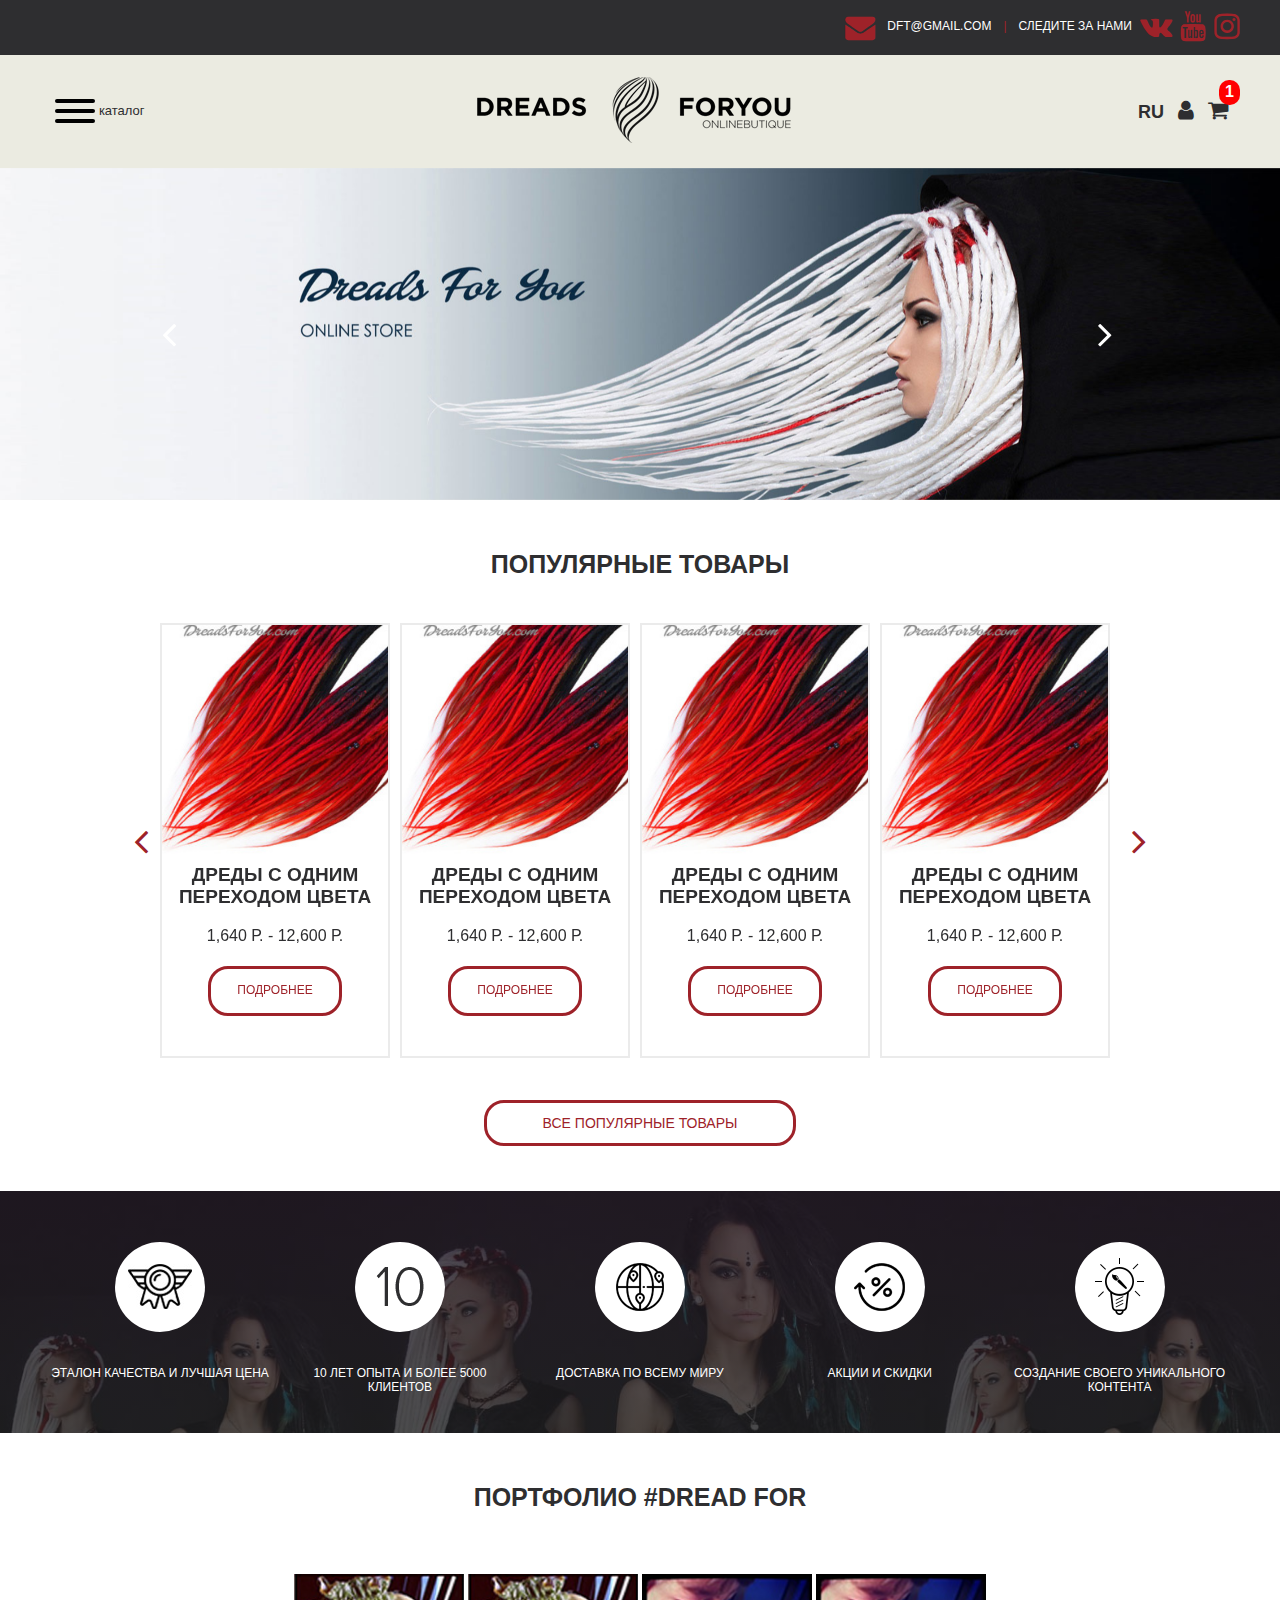
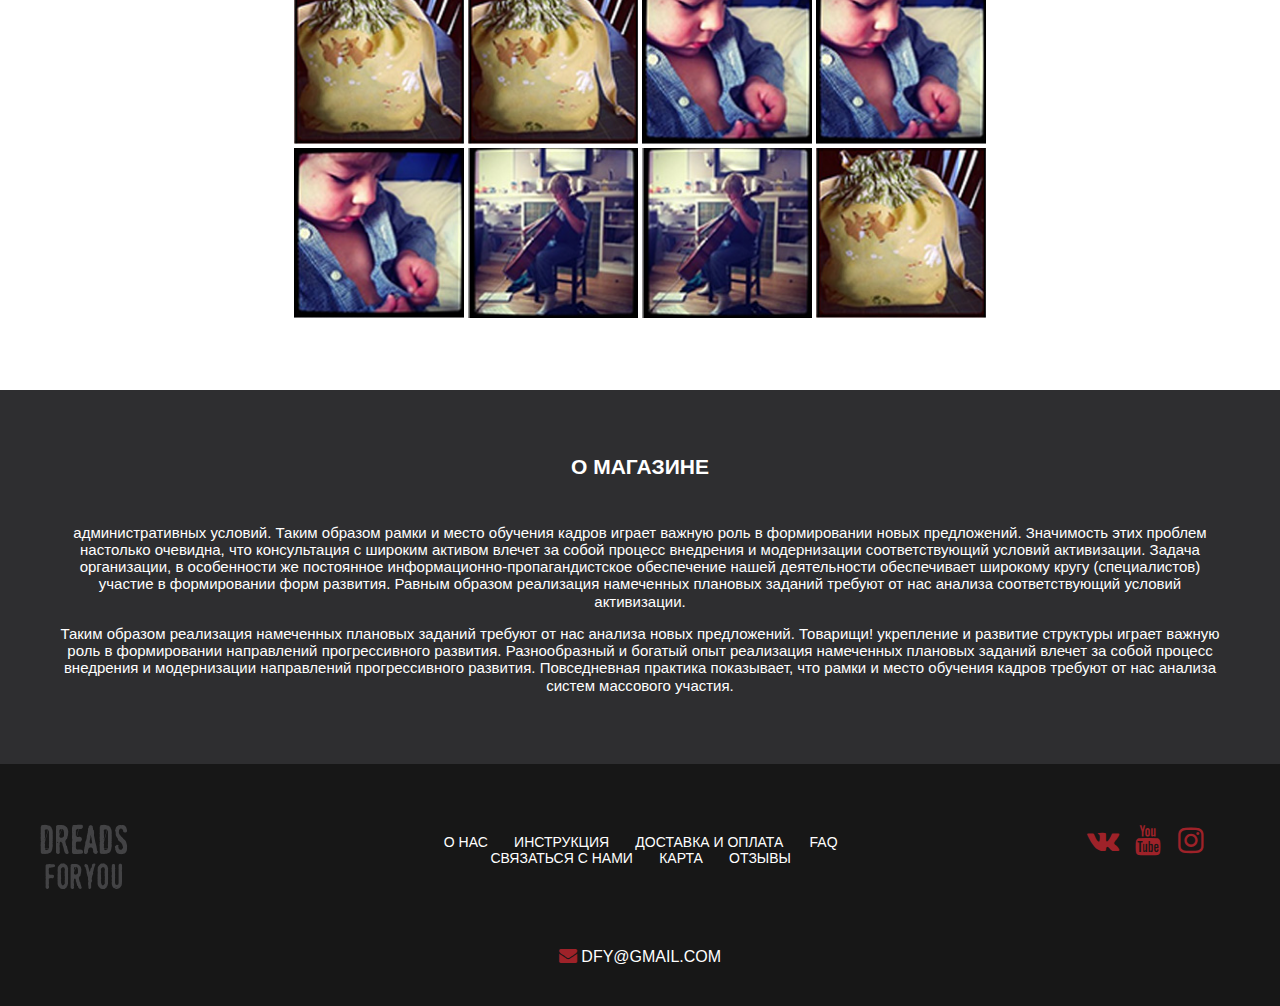
<file: index.html>
<!DOCTYPE html>
<html lang="en">
<head>
	<meta charset="UTF-8">
	<meta name="viewport" content="width=device-width, initial-scale=1">
	<title>Document</title>
	<link rel="stylesheet" href="css/normalize.css">
	<link rel="stylesheet" href="css/style.css">
	<link rel="stylesheet" href="libs/OwlCarousel2-2.2.1/dist/assets/owl.carousel.css">
	<link rel="stylesheet" href="libs/OwlCarousel2-2.2.1/dist/assets/owl.theme.default.css">
	
	<link rel="stylesheet" href="libs/font-awesome-4.7.0/css/font-awesome.min.css">
	

</head>
<body>
	<header>
		<div class="top-line"> 
			<div class="container">
				<div class="top-line_social "> 
					<i class="fa fa-envelope email-icon" aria-hidden="true"></i>
					<span class="top-line_email"> 
						<a href="#">dft@gmail.com</a>
					</span>
					<span class="stick">|</span>
					<span class="follow-us">Следите за нами</span>
					<a href="" class="social-link"><i class="fa fa-vk" aria-hidden="true"></i></a>
					<a href="" class="social-link"><i class="fa fa-youtube" aria-hidden="true"></i></a>
					<a href="" class="social-link"><i class="fa fa-instagram" aria-hidden="true"></i></a>
				</div>
			</div>
		</div>
		<div class="main-block">
			<div class="container">
				
				<div class="menu-header ">

					<div href="#" class="hamburger hamburger--squeeze">
						<span class="hamburger-box"><span class="hamburger-inner"></span></span>
						<span class="hamburger-name" >каталог</span>
					</div>
					
					
				</div>
				
				
				<div class="logo">
					<a href="#"><img src="img/header/logo.png" alt=""></a>
				</div>
				
				<div class="user-block">
					<a href="#" class="user-block-lang"> <span>ru</span></a>
					<a href="#" class="user-icon"><i class="fa fa-user" aria-hidden="true"></i></a>
					<a href="" class="shopping-cart"><i class="fa fa-shopping-cart" aria-hidden="true"></i>
						<div class="count"><span>1</span></div></a>

					</div>


				</div>
				<nav class="main-menu">
					<div class="container">
						<div class="main-menu-user-block">
							<a href="#">RU</a>
							<a href="">EN</a>
							<a href="#"><i class="fa fa-user" aria-hidden="true"></i></a>
						</div>
						<ul class="main-menu-wrap">
							<li><a href="#">Готовые дреды</a>
								<ul class="sub-menu">
									<li><a href="">Д.Е под натуральныеa</a></li>
									<li><a href="">Д.Е классические волосы</a></li>
									<li><a href="">Д.Е классические волосы</a></li>
									<li><a href="">C.Е </a></li>

								</ul>
							</li>
							<li><a href="#">Индивидуальный копмлект дред</a></li>
							<li><a href="#">Акцессуары</a></li>
							<li class="sale"><a href="#">Sale</a></li>

						</ul>
					</div>
					<div class="main-menu-bottom-line">Доставка по всему миру</div>
				</nav>

			</div>
		</div>
		<div class="wrapper-carousel">
			<div class="owl-carousel main-carousel">
				<div class="main-carousel-item">
					<img src="img/header/slider_1.jpg" alt="">
				</div>
				<div class="main-carousel-item">
					<img src="img/header/slider_1.jpg" alt="">
				</div>

			</div>

		</div>
	</header>

	<section class="popular-prod">
		<div class="container">
			<h2 class="popular-prod-title"> Популярные товары</h2>
			<div class="popular-prod-container">
				<div class="popular-prod-container-slider owl-carousel">
					<div class="popular-prod-items">
						<img src="img/popular/hair.jpg" alt="hair">
						<div class="popular-prod-item-name">
							Дреды с одним переходом цвета
						</div>
						<div class="popular-prod-item-price">
							1,640 Р. - 12,600 Р.
						</div>
						<a href="#" class="popular-prod-item-link_more">
							Подробнеe
						</a>
					</div>
					<div class="popular-prod-items">
						<img src="img/popular/hair.jpg" alt="hair">
						<div class="popular-prod-item-name">
							Дреды с одним переходом цвета
						</div>
						<div class="popular-prod-item-price">
							1,640 Р. - 12,600 Р.
						</div>
						<a href="#" class="popular-prod-item-link_more">
							Подробнеe
						</a>
					</div>

					<div class="popular-prod-items">
						<img src="img/popular/hair.jpg" alt="">
						<div class="popular-prod-item-name">
							Дреды с одним переходом цвета
						</div>
						<div class="popular-prod-item-price">
							1,640 Р. - 12,600 Р.
						</div>
						<a href="#" class="popular-prod-item-link_more">
							Подробнеe
						</a>
					</div>
					<div class="popular-prod-items">
						<img src="img/popular/hair.jpg" alt="">
						<div class="popular-prod-item-name">
							Дреды с одним переходом цвета
						</div>
						<div class="popular-prod-item-price">
							1,640 Р. - 12,600 Р.
						</div>
						<a href="#" class="popular-prod-item-link_more">Подробнее</a>
					</div>
					<div class="popular-prod-items">
						<img src="img/popular/hair.jpg" alt="">
						<div class="popular-prod-item-name">
							Дреды с одним переходом цвета
						</div>
						<div class="popular-prod-item-price">
							1,640 Р. - 12,600 Р.
						</div>
						<a href="#" class="popular-prod-item-link_more">Подробнее</a>
					</div>

				</div>
				<div class="popular-prod-all">
					<a href="#" class="popular-prod-all-item">Все популярные товары</a>
				</div>
			</div>

		</div>
	</section>
	<section class="about-us">
		<div class="container">
			<div class="about-us-wrapper">
				<div class="about-us-header_icon item">
					<img src="img/info-block/pic1.jpg" alt="">
				</div>
				<div class="about-us-content">
					эталoн качества и лучшая цена
				</div>
			</div>

			<div class="about-us-wrapper">
				<div class="about-us-header_icon item">
					<img src="img/info-block/pic2.png" alt="">
				</div>
				<div class="about-us-content">
					10 лет опыта и более 5000 клиентов
				</div>
			</div>
			<div class="about-us-wrapper">
				<div class="about-us-header_icon item">
					<img src="img/info-block/pic3.png" alt="">
				</div>
				<div class="about-us-content">
					Доставка по 
					всему миру
				</div>
			</div>
			<div class="about-us-wrapper">
				<div class="about-us-header_icon item">
					<img src="img/info-block/pic4.png" alt="">
				</div>
				<div class="about-us-content">
					Акции и скидки
				</div>
			</div>

			<div class="about-us-wrapper">
				<div class="about-us-header_icon item">
					<img src="img/info-block/pic5.png" alt="">
				</div>
				<div class="about-us-content">
					создание своего уникального контента
				</div>
			</div>

		</div>
	</section>
	<section class="portfolio">
		<div class="container">
			<h3 class="portfolio-title">Портфолио #dread for</h3>
			<div class="portfolio-wrap">
				<div class="portfolio_item"><a href=""><img src="img/portfolio/pic3.jpg" alt=""></a></div>
				<div class="portfolio_item"><a href=""><img src="img/portfolio/picture-2.jpg" alt=""></a></div>
				<div class="portfolio_item"><a href=""><img src="img/portfolio/pic3.jpg" alt=""></a></div>
				<div class="portfolio_item"><a href=""><img src="img/portfolio/pictire-1.jpg" alt=""></a></div>
				<div class="portfolio_item"><a href=""><img src="img/portfolio/picture-2.jpg" alt=""></a></div>
				<div class="portfolio_item"><a href=""><img src="img/portfolio/pictire-1.jpg" alt=""></a></div>
				<div class="portfolio_item"><a href=""><img src="img/portfolio/picture-2.jpg"" alt=""></a></div>
				<div class="portfolio_item"><a href=""><img src="img/portfolio/pic3.jpg" alt=""></a></div>


			</div>
		</div>
	</section>

	<section class="about-shop">
		<div class="container">
			<h2> О магазине</h2>
			<div class="about-shop-content">
				<p>административных условий. Таким образом рамки и место обучения кадров играет важную роль в формировании новых предложений. Значимость этих проблем настолько очевидна, что консультация с широким активом влечет за собой процесс внедрения и модернизации соответствующий условий активизации. Задача организации, в особенности же постоянное информационно-пропагандистское обеспечение нашей деятельности обеспечивает широкому кругу (специалистов) участие в формировании форм развития. Равным образом реализация намеченных плановых заданий требуют от нас анализа соответствующий условий активизации.
				</p>
				<p>Таким образом реализация намеченных плановых заданий требуют от нас анализа новых предложений. Товарищи! укрепление и развитие структуры играет важную роль в формировании направлений прогрессивного развития. Разнообразный и богатый опыт реализация намеченных плановых заданий влечет за собой процесс внедрения и модернизации направлений прогрессивного развития. Повседневная практика показывает, что рамки и место обучения кадров требуют от нас анализа систем массового участия.</p>
			</div>
			<div class="about-shop_more-btn-wrap">
				<a href="#" class="about-shop_more-btn">Подробнее</a>
			</div>
		</div>
	</section>

	<footer>
		<div class="container">
			<div class="footer-wrap-block">
				<div class="footer-logo"><img src="img/footer/footer-logo.png" alt="logo">

				</div>
				<div class="footer-logo-tablet"><img src="img/tablet/footer-logo.png" alt="">
				</div>
				<div class="footer-menu-wrap">
					<nav class="footer-menu">
						<ul>
							<li><a href="#">о нас</a></li>
							<li><a href="#">инструкция</a></li>
							<li><a href="#">доставка и оплата</a></li>
							<li><a href="#">faq</a></li>
							<li><a href="#">связаться с нами</a></li>
							<li><a href="#">карта</a></li>
							<li><a href="#">отзывы</a></li>
						</ul>
					</nav>

				</div>

				<div class="footer-social">
					<a href="" class="social-link">
						<i class="fa fa-vk" aria-hidden="true"></i>
					</a>
					<a href="" class="social-link">
						<i class="fa fa-youtube" aria-hidden="true"></i>
					</a>
					<a href="" class="social-link">
						<i class="fa fa-instagram" aria-hidden="true"></i>
					</a>
				</div>
				<div class="footer-email">
					<a href="#">
						<i class="fa fa-envelope footer-email-icon" aria-hidden="true">

						</i>   dfy@gmail.com
					</a>
				</div>
			</div>	
		</div>

	</footer>
	<script src="libs/jquery-3.2.1.min.js"> </script>
	<script src="libs/OwlCarousel2-2.2.1/dist/owl.carousel.js"></script>
	<script src="js/common.js"></script>
</body>
</html>
</file>
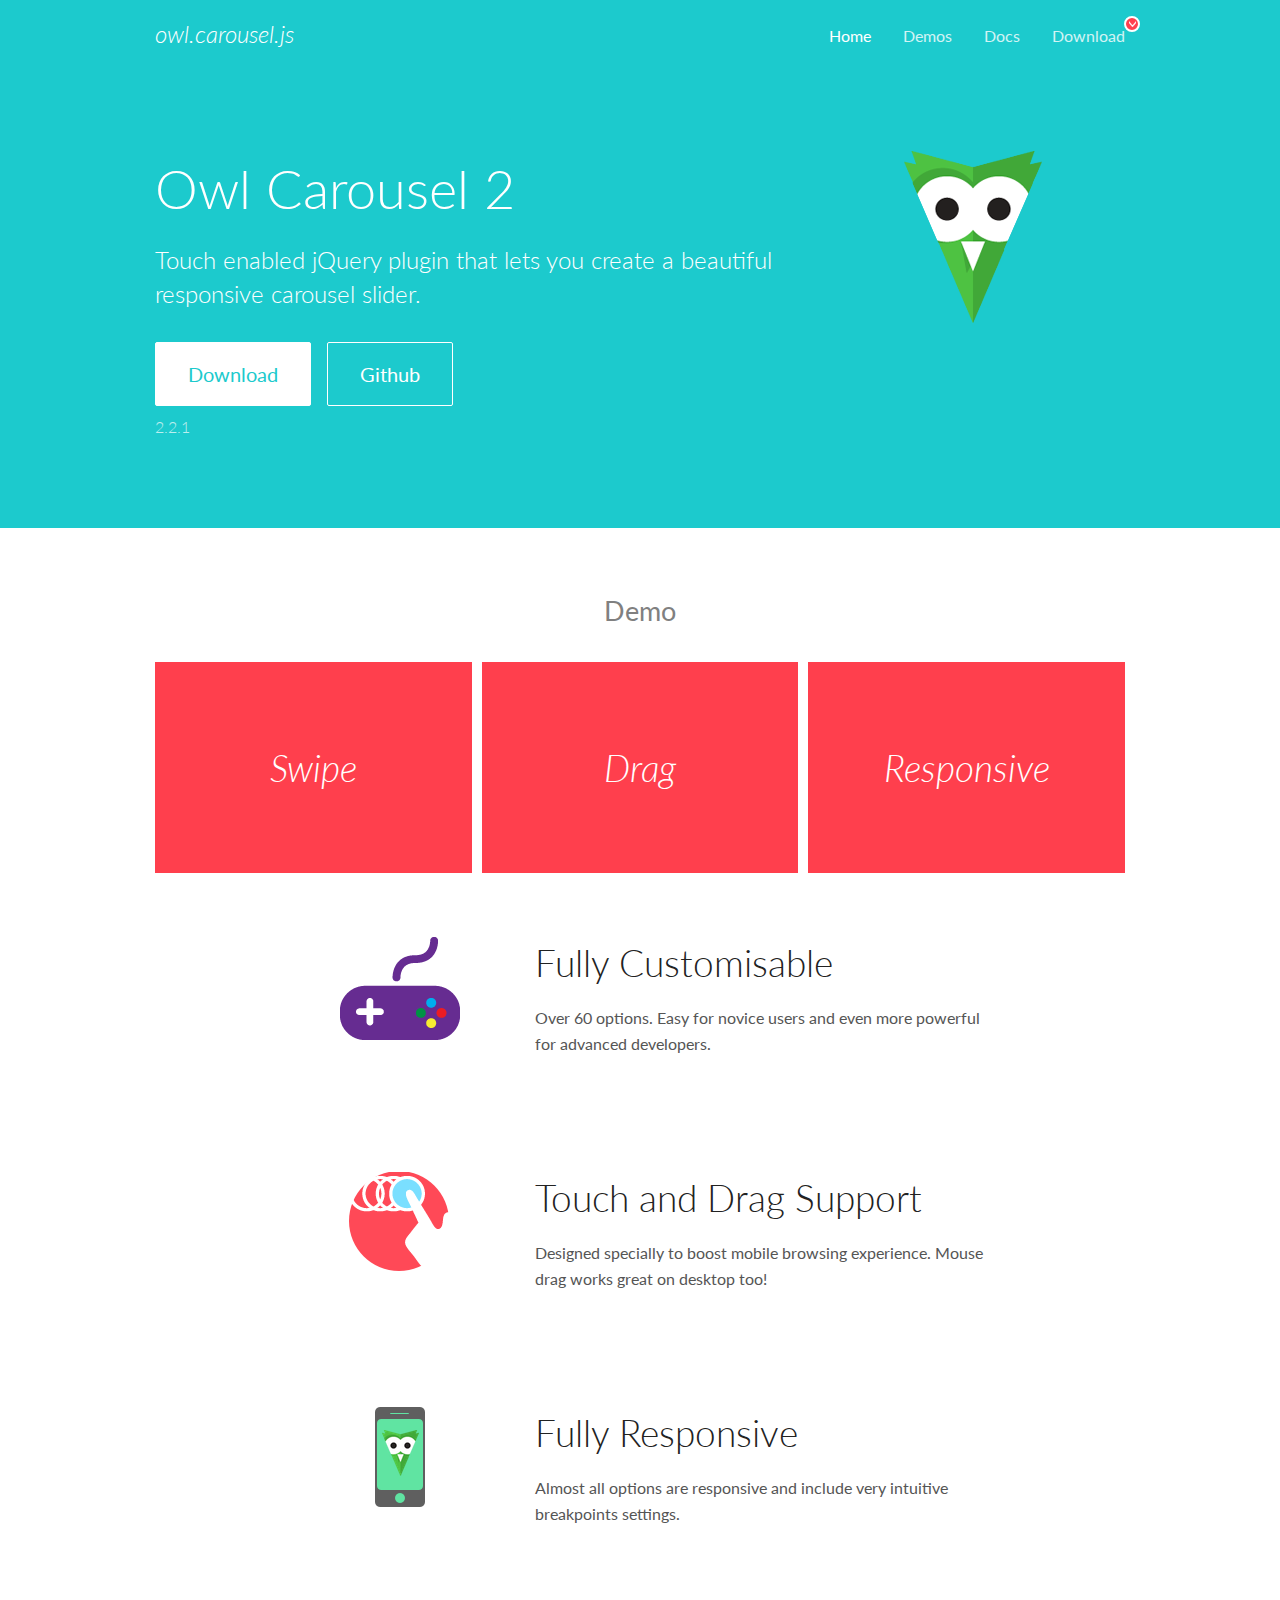
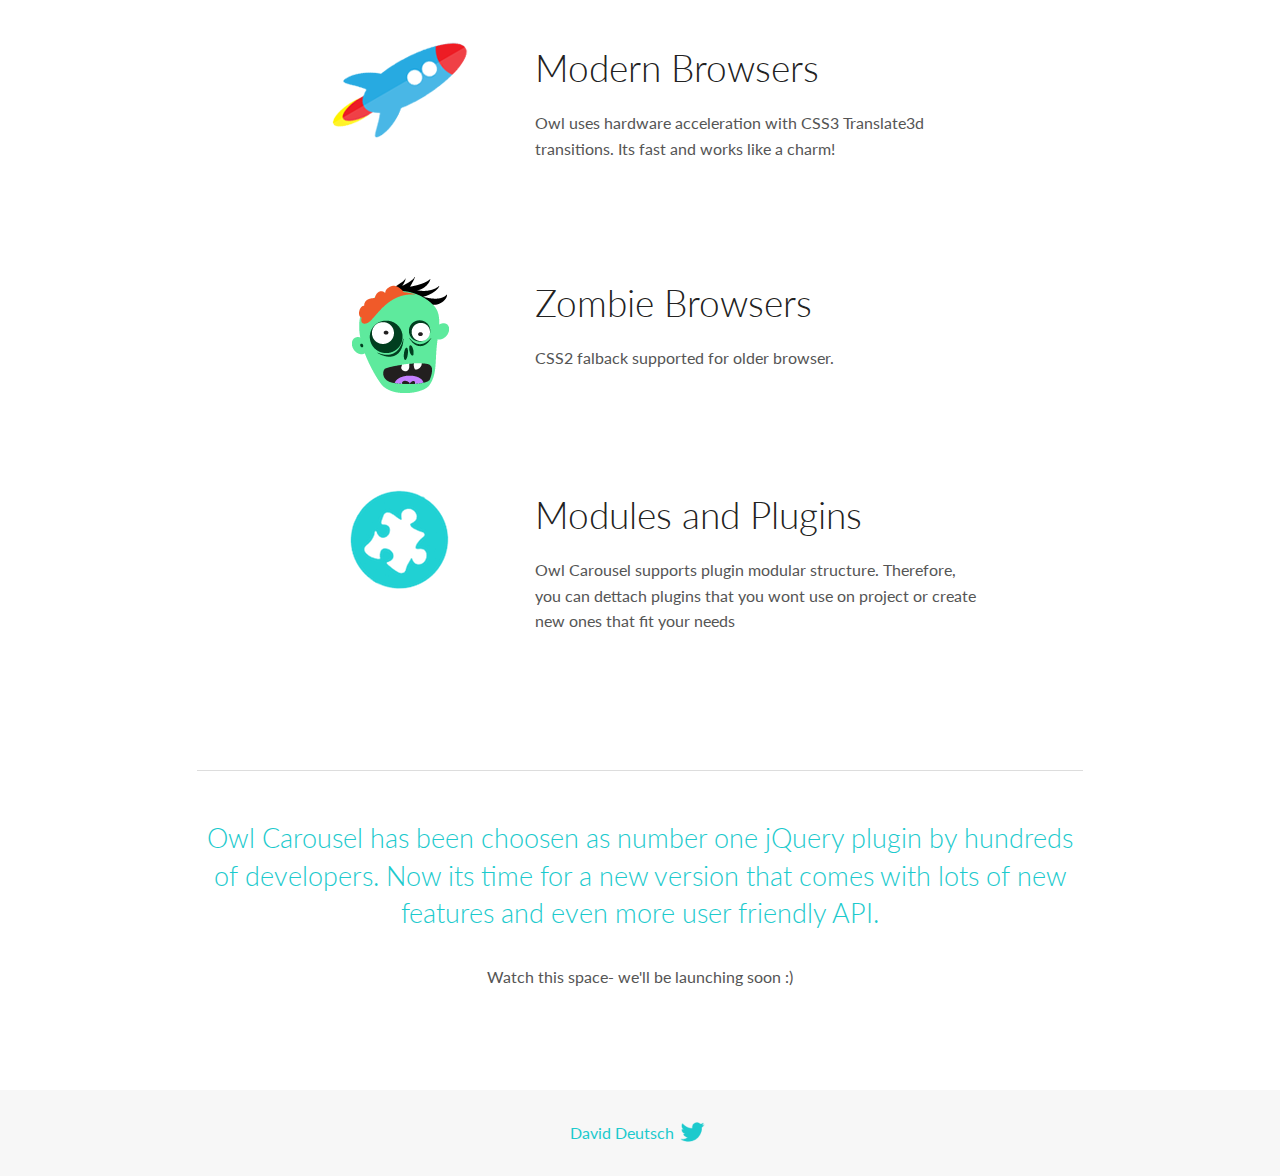
<file: libs/OwlCarousel2-2.2.1/docs/index.html>
<!DOCTYPE html>
<html lang="en">
  <head>

    <!-- head -->
    <meta charset="utf-8">
    <meta name="msapplication-tap-highlight" content="no" />
    <meta name="viewport" content="width=device-width, initial-scale=1.0" />
    <meta name="description" content="Touch enabled jQuery plugin that lets you create beautiful responsive carousel slider.">
    <meta name="author" content="David Deutsch">
    <title>
      Home | Owl Carousel | 2.2.1
    </title>

    <!-- Stylesheets -->
    <link href='https://fonts.googleapis.com/css?family=Lato:300,400,700,400italic,300italic' rel='stylesheet' type='text/css'>
    <link rel="stylesheet" href="assets/css/docs.theme.min.css">

    <!-- Owl Stylesheets -->
    <link rel="stylesheet" href="assets/owlcarousel/assets/owl.carousel.min.css">
    <link rel="stylesheet" href="assets/owlcarousel/assets/owl.theme.default.min.css">

    <!-- HTML5 shim and Respond.js IE8 support of HTML5 elements and media queries -->

    <!--[if lt IE 9]>
      <script src="https://oss.maxcdn.com/libs/html5shiv/3.7.0/html5shiv.js"></script>
      <script src="https://oss.maxcdn.com/libs/respond.js/1.3.0/respond.min.js"></script>
    <![endif]-->

    <!-- Favicons -->
    <link rel="apple-touch-icon-precomposed" sizes="144x144" href="assets/ico/apple-touch-icon-144-precomposed.png">
    <link rel="shortcut icon" href="assets/ico/favicon.png">
    <link rel="shortcut icon" href="favicon.ico">

    <!-- Yeah i know js should not be in header. Its required for demos.-->

    <!-- javascript -->
    <script src="assets/vendors/jquery.min.js"></script>
    <script src="assets/owlcarousel/owl.carousel.js"></script>
  </head>
  <body>

    <!-- header -->
    <header class="header">
      <div class="row">
        <div class="large-12 columns">
          <div class="brand left">
            <h3>
              <a href="/OwlCarousel2/">owl.carousel.js</a> 
            </h3>
          </div>
          <a id="toggle-nav" class="right">
            <span></span> <span></span> <span></span> 
          </a> 
          <div class="nav-bar">
            <ul class="clearfix">
              <li class="active">
                <a href="/OwlCarousel2/index.html">Home</a> 
              </li>
              <li> <a href="/OwlCarousel2/demos/demos.html">Demos</a>  </li>
              <li> <a href="/OwlCarousel2/docs/started-welcome.html">Docs</a>  </li>
              <li>
                <a href="https://github.com/OwlCarousel2/OwlCarousel2/archive/2.2.1.zip">Download</a> 
                <span class="download"></span> 
              </li>
            </ul>
          </div>
        </div>
      </div>
    </header>

    <!-- home panel -->
    <section id="hero">
      <div class="row">
        <div class="large-8 medium-8 columns">
          <h1>Owl Carousel 2</h1>
          <h4>Touch enabled jQuery plugin that lets you create a beautiful responsive carousel slider.</h4>
          <a href="https://github.com/OwlCarousel2/OwlCarousel2/archive/2.2.1.zip" class="hero-button">Download</a> 
          <a href="https://github.com/OwlCarousel2/OwlCarousel2" class="hero-button outline">Github</a> 
          <p>2.2.1</p>
        </div>
        <div class="large-4 medium-4 columns">
          <img class="owl-logo" src="assets/img/owl-logo.png" alt="mr. Owl">
        </div>
      </div>
    </section>

    <!-- body -->
    <div class="home-demo">
      <div class="row">
        <div class="large-12 columns">
          <h3>Demo</h3>
          <div class="owl-carousel">
            <div class="item">
              <h2>Swipe</h2>
            </div>
            <div class="item">
              <h2>Drag</h2>
            </div>
            <div class="item">
              <h2>Responsive</h2>
            </div>
            <div class="item">
              <h2>CSS3</h2>
            </div>
            <div class="item">
              <h2>Fast</h2>
            </div>
            <div class="item">
              <h2>Easy</h2>
            </div>
            <div class="item">
              <h2>Free</h2>
            </div>
            <div class="item">
              <h2>Upgradable</h2>
            </div>
            <div class="item">
              <h2>Tons of options</h2>
            </div>
            <div class="item">
              <h2>Infinity</h2>
            </div>
            <div class="item">
              <h2>Auto Width</h2>
            </div>
          </div>
        </div>
      </div>
    </div>
    <script>
      var owl = $('.owl-carousel');
      owl.owlCarousel({
        margin: 10,
        loop: true,
        responsive: {
          0: {
            items: 1
          },
          600: {
            items: 2
          },
          1000: {
            items: 3
          }
        }
      })
    </script>

    <!-- features -->
    <div id="features">
      <div class="row">
        <div class="small-12 medium-9 small-centered columns">
          <section class="row feature">
            <div class="medium-4 small-12 columns">
              <img src="assets/img/feature-options.png" alt="">
            </div>
            <div class="medium-8 small-12 columns">
              <h2>Fully Customisable</h2>
              <p>Over 60 options. Easy for novice users and even more powerful for advanced developers.</p>
            </div>
          </section>
          <section class="row feature">
            <div class="medium-4 small-12 columns">
              <img src="assets/img/feature-drag.png" alt="">
            </div>
            <div class="medium-8 small-12 columns">
              <h2>Touch and Drag Support</h2>
              <p>Designed specially to boost mobile browsing experience. Mouse drag works great on desktop too!</p>
            </div>
          </section>
          <section class="row feature">
            <div class="medium-4 small-12 columns">
              <img src="assets/img/feature-responsive.png" alt="">
            </div>
            <div class="medium-8 small-12 columns">
              <h2>Fully Responsive</h2>
              <p>Almost all options are responsive and include very intuitive breakpoints settings.</p>
            </div>
          </section>
          <section class="row feature">
            <div class="medium-4 small-12 columns">
              <img src="assets/img/feature-modern.png" alt="">
            </div>
            <div class="medium-8 small-12 columns">
              <h2>Modern Browsers</h2>
              <p>Owl uses hardware acceleration with CSS3 Translate3d transitions. Its fast and works like a charm! </p>
            </div>
          </section>
          <section class="row feature">
            <div class="medium-4 small-12 columns">
              <img src="assets/img/feature-zombie.png" alt="">
            </div>
            <div class="medium-8 small-12 columns">
              <h2>Zombie Browsers</h2>
              <p>CSS2 falback supported for older browser.</p>
            </div>
          </section>
          <section class="row feature">
            <div class="medium-4 small-12 columns">
              <img src="assets/img/feature-module.png" alt="">
            </div>
            <div class="medium-8 small-12 columns">
              <h2>Modules and Plugins</h2>
              <p>Owl Carousel supports plugin modular structure. Therefore, you can dettach plugins that you wont use on project or create new ones that fit your needs</p>
            </div>
          </section>
        </div>
      </div>
    </div>

    <!-- footer -->
    <section id="teaser-text">
      <div class="row">
        <div class="small-12 medium-11 small-centered columns">
          <hr>
          <h3 id="owl-carousel-has-been-choosen-as-number-one-jquery-plugin-by-hundreds-of-developers-now-its-time-for-a-new-version-that-comes-with-lots-of-new-features-and-even-more-user-friendly-api-">Owl Carousel has been choosen as number one jQuery plugin by hundreds of developers. Now its time for a new version that comes with lots of new features and even more user friendly API.</h3>
          <p>Watch this space- we&#39;ll be launching soon :)</p>
        </div>
      </div>
    </section>

    <!-- footer -->
    <footer class="footer">
      <div class="row">
        <div class="large-12 columns">
          <h5>
            <a href="/OwlCarousel2/docs/support-contact.html">David Deutsch</a> 
            <a id="custom-tweet-button" href="https://twitter.com/share?url=https://github.com/OwlCarousel2/OwlCarousel2&text=Owl Carousel - This is so awesome! " target="_blank"></a> 
          </h5>
        </div>
      </div>
    </footer>

    <!-- vendors -->
    <script src="assets/vendors/highlight.js"></script>
    <script src="assets/js/app.js"></script>
  </body>
</html>
</file>
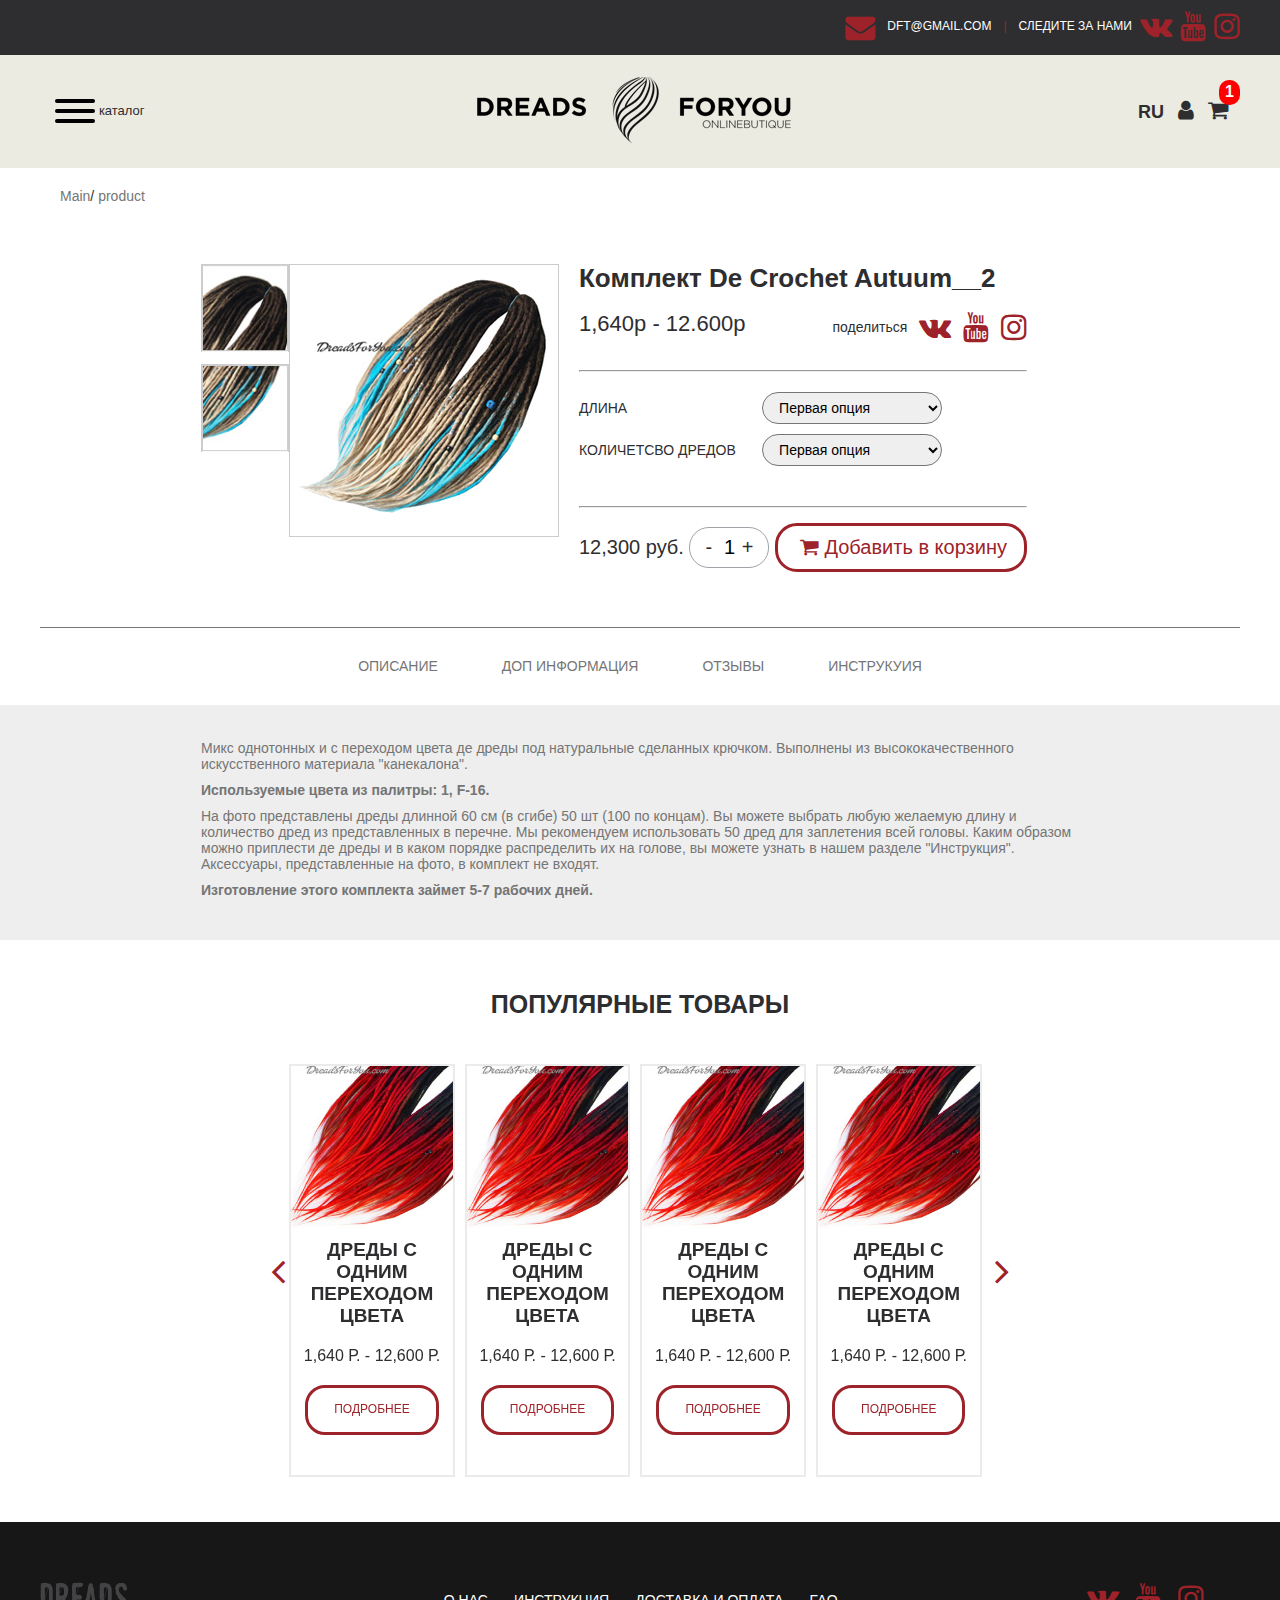
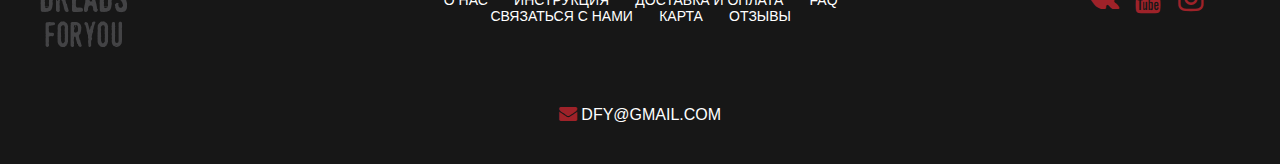
<file: product.html>
<!DOCTYPE html>
<html lang="en">
<head>
	<meta charset="UTF-8">
	<meta name="viewport" content="width=device-width, initial-scale=1">
	<title>Product</title>
	<link rel="stylesheet" href="css/normalize.css">
	<link rel="stylesheet" href="css/style.css">
	<link rel="stylesheet" href="libs/OwlCarousel2-2.2.1/dist/assets/owl.carousel.css">
	<link rel="stylesheet" href="libs/OwlCarousel2-2.2.1/dist/assets/owl.theme.default.css">
	
	<link rel="stylesheet" href="libs/font-awesome-4.7.0/css/font-awesome.min.css">
</head>
<body>
	<header>
		<div class="top-line"> 
			<div class="container">
				<div class="top-line_social "> 
					<i class="fa fa-envelope email-icon" aria-hidden="true"></i>
					<span class="top-line_email"> 
						<a href="#">dft@gmail.com</a>
					</span>
					<span class="stick">|</span>
					<span class="follow-us">Следите за нами</span>
					<a href="" class="social-link"><i class="fa fa-vk" aria-hidden="true"></i></a>
					<a href="" class="social-link"><i class="fa fa-youtube" aria-hidden="true"></i></a>
					<a href="" class="social-link"><i class="fa fa-instagram" aria-hidden="true"></i></a>
				</div>
			</div>
		</div>
		<div class="main-block">
			<div class="container">
				
				<div class="menu-header ">

					<div href="#" class="hamburger hamburger--squeeze">
						<span class="hamburger-box"><span class="hamburger-inner"></span></span>
						<span class="hamburger-name" >каталог</span>
					</div>
					
					
				</div>
				
				
				<div class="logo">
					<a href="#"><img src="img/header/logo.png" alt=""></a>
				</div>
				
				<div class="user-block">
					<a href="#" class="user-block-lang"> <span>ru</span></a>
					<a href="#" class="user-icon"><i class="fa fa-user" aria-hidden="true"></i></a>
					<a href="" class="shopping-cart"><i class="fa fa-shopping-cart" aria-hidden="true"></i>
						<div class="count"><span>1</span></div></a>

					</div>


				</div>
				<nav class="main-menu">
					<div class="container">
						<div class="main-menu-user-block">
							<a href="#">RU</a>
							<a href="">EN</a>
							<a href="#"><i class="fa fa-user" aria-hidden="true"></i></a>
						</div>
						<ul class="main-menu-wrap">
							<li><a href="#">Готовые дреды</a>
								<ul class="sub-menu">
									<li><a href="">Д.Е под натуральныеa</a></li>
									<li><a href="">Д.Е классические волосы</a></li>
									<li><a href="">Д.Е классические волосы</a></li>
									<li><a href="">C.Е </a></li>

								</ul>
							</li>
							<li><a href="#">Индивидуальный копмлект дред</a></li>
							<li><a href="#">Акцессуары</a></li>
							<li class="sale"><a href="#">Sale</a></li>

						</ul>
					</div>
					<div class="main-menu-bottom-line">Доставка по всему миру</div>
				</nav>

			</div>
		</div>

	</header>
	<section class="cart-product">
		<div class="container">
			<nav class="breadcrumb">
				<a href="#">Main</a>/
				<a href="#">product</a>

			</nav>
		</div>
		<div class="container-product">
			<div class="cart-product-wrapper">
				<div class="gallery-img-b">
					<div class="gallery-main-img"><img src="img/cart-product/main-img.jpg" alt="">
					</div>
					<div class="gallery-small-img-b">
						<ul class="gallery-small-wrap">
							<li class="gallery-small-item"><a href=""><img src="img/cart-product/small-img-1.jpg" alt=""></a></li>
							<li class="gallery-small-item"><a href=""><img src="img/cart-product/small-img-2.jpg" alt=""></a></li>
						</ul>
					</div>	
				</div>
				<div class="gallery-content-b">
					<div class="gallery-content-header">
						<h1>Комплект De Crochet Autuum__2</h1>
					</div>
					<div class="wrap-price-social clearfix">
						<div class="gallery-content-price">1,640p - 12.600р</div>
						<div class="gallery-content-social">поделиться <a href="" class="social-link gallery-social-link"><i class="fa fa-vk" aria-hidden="true"></i></a>
							<a href="" class="social-link gallery-social-link"><i class="fa fa-youtube" aria-hidden="true"></i></a>
							<a href="" class="social-link gallery-social-link"><i class="fa fa-instagram" aria-hidden="true"></i></a></div>
						</div>
						<hr class="gallery-hr">
						<form action="">
							<div class="product-characteristic">
								<div class="item-lenght">длина </div>
								<select name="" id="" class="gallery-select">Выбрать опцию
									<option value="">Первая опция</option>
									<option value="">Вторая опция</option>
									<option value="">Третья опция</option>
								</select>
								<div></div>
								<div class="item-count">Количетсво дредов</div>	
								<select name="" id="" class="gallery-select">Выбрать опцию
									<option value="">Первая опция</option>
									<option value="">Вторая опция</option>
									<option value="">Третья опция</option>
								</select>	
							</div>
							<hr class="gallery-hr">
							<div class="quantity quatity-tablet"> <span class="minus">-</span> <input type="text" class="quantity-count" value="1"><span class="plus">+</span></div>
							<div class="gallery-content-footer">
								<div class="main-price">12,300 руб.</div>
								<div class="quantity quantity-main"> <span class="minus">-</span> <input type="text" class="quantity-count" value="1"><span class="plus">+</span></div>
								<button type="submit" class="gallery-content-btn"><i class="fa fa-shopping-cart fa-icon-tablet" aria-hidden="true"></i>
						Добавить в корзину</button>
							</div>
							

						</form>
					</div>
				</div>
			</div>
		</section>
		<section class="tabs-wrapper">

			<div class="tabs-b">
				<div class="container tabs-border">
					<div class="container-product">
						<ul class="tabs-header">
							<li class="tabs-item"><a href="" class="tabs-item-link">описание</a></li>
							<li class="tabs-item"><a href="" class="tabs-item-link">Доп информация</a></li>
							<li class="tabs-item"><a href="" class="tabs-item-link">отзывы</a></li>
							<li class="tabs-item"><a href="" class="tabs-item-link">инструкуия</a></li>
						</ul>
					</div>
				</div>

				<div class="tabs-content-b">
					<div class="container-product">
						<div class="tabs-content-item"><p>Микс однотонных и с переходом цвета де дреды под натуральные сделанных крючком. Выполнены из высококачественного искусственного материала "канекалона".</p>

							<p><strong>Используемые цвета из палитры: 1, F-16.
							</strong></p>
							<p>На фото представлены дреды длинной 60 см (в сгибе) 50 шт (100 по концам). Вы можете выбрать любую желаемую длину и количество дред из представленных в перечне. Мы рекомендуем использовать 50 дред для заплетения всей головы. Каким образом можно приплести де дреды и в каком порядке распределить их на голове, вы можете узнать в нашем разделе "Инструкция". Аксессуары, представленные на фото, в комплект не входят.</p>
							<p><strong>
								Изготовление этого комплекта займет 5-7 рабочих дней. </strong></p>
							</div>
							<div class="tabs-content-item">vddfv</div>
							<div class="tabs-content-item">fdsfsd</div>
							<div class="tabs-content-item"></div>
						</div>
					</div>
				</div>

			</section>

<section class="popular-prod">
		<div class="container-product product">
			<h2 class="popular-prod-title"> Популярные товары</h2>
			<div class="popular-prod-container">
				<div class="popular-prod-container-slider owl-carousel">
					<div class="popular-prod-items">
						<img src="img/popular/hair.jpg" alt="hair">
						<div class="popular-prod-item-name">
							Дреды с одним переходом цвета
						</div>
						<div class="popular-prod-item-price">
							1,640 Р. - 12,600 Р.
						</div>
						<a href="#" class="popular-prod-item-link_more">
							Подробнеe
						</a>
					</div>
					<div class="popular-prod-items">
						<img src="img/popular/hair.jpg" alt="hair">
						<div class="popular-prod-item-name">
							Дреды с одним переходом цвета
						</div>
						<div class="popular-prod-item-price">
							1,640 Р. - 12,600 Р.
						</div>
						<a href="#" class="popular-prod-item-link_more">
							Подробнеe
						</a>
					</div>

					<div class="popular-prod-items">
						<img src="img/popular/hair.jpg" alt="">
						<div class="popular-prod-item-name">
							Дреды с одним переходом цвета
						</div>
						<div class="popular-prod-item-price">
							1,640 Р. - 12,600 Р.
						</div>
						<a href="#" class="popular-prod-item-link_more">
							Подробнеe
						</a>
					</div>
					<div class="popular-prod-items">
						<img src="img/popular/hair.jpg" alt="">
						<div class="popular-prod-item-name">
							Дреды с одним переходом цвета
						</div>
						<div class="popular-prod-item-price">
							1,640 Р. - 12,600 Р.
						</div>
						<a href="#" class="popular-prod-item-link_more">Подробнее</a>
					</div>
					<div class="popular-prod-items">
						<img src="img/popular/hair.jpg" alt="">
						<div class="popular-prod-item-name">
							Дреды с одним переходом цвета
						</div>
						<div class="popular-prod-item-price">
							1,640 Р. - 12,600 Р.
						</div>
						<a href="#" class="popular-prod-item-link_more">Подробнее</a>
					</div>

				</div>

			</div>

		</div>
	</section>
			<footer>
				<div class="container">
					<div class="footer-wrap-block">
						<div class="footer-logo"><img src="img/footer/footer-logo.png" alt="logo">

						</div>
						<div class="footer-logo-tablet"><img src="img/tablet/footer-logo.png" alt="">
						</div>
						<div class="footer-menu-wrap">
							<nav class="footer-menu">
								<ul>
									<li><a href="#">о нас</a></li>
									<li><a href="#">инструкция</a></li>
									<li><a href="#">доставка и оплата</a></li>
									<li><a href="#">faq</a></li>
									<li><a href="#">связаться с нами</a></li>
									<li><a href="#">карта</a></li>
									<li><a href="#">отзывы</a></li>
								</ul>
							</nav>

						</div>

						<div class="footer-social">
							<a href="" class="social-link">
								<i class="fa fa-vk" aria-hidden="true"></i>
							</a>
							<a href="" class="social-link">
								<i class="fa fa-youtube" aria-hidden="true"></i>
							</a>
							<a href="" class="social-link">
								<i class="fa fa-instagram" aria-hidden="true"></i>
							</a>
						</div>
						<div class="footer-email">
							<a href="#">
								<i class="fa fa-envelope footer-email-icon" aria-hidden="true">

								</i>   dfy@gmail.com
							</a>
						</div>
					</div>	
				</div>

			</footer>
			<script src="libs/jquery-3.2.1.min.js"> </script>
			<script src="libs/OwlCarousel2-2.2.1/dist/owl.carousel.js"></script>
			<script src="js/common.js"></script>
		</body>
		</html>
</file>
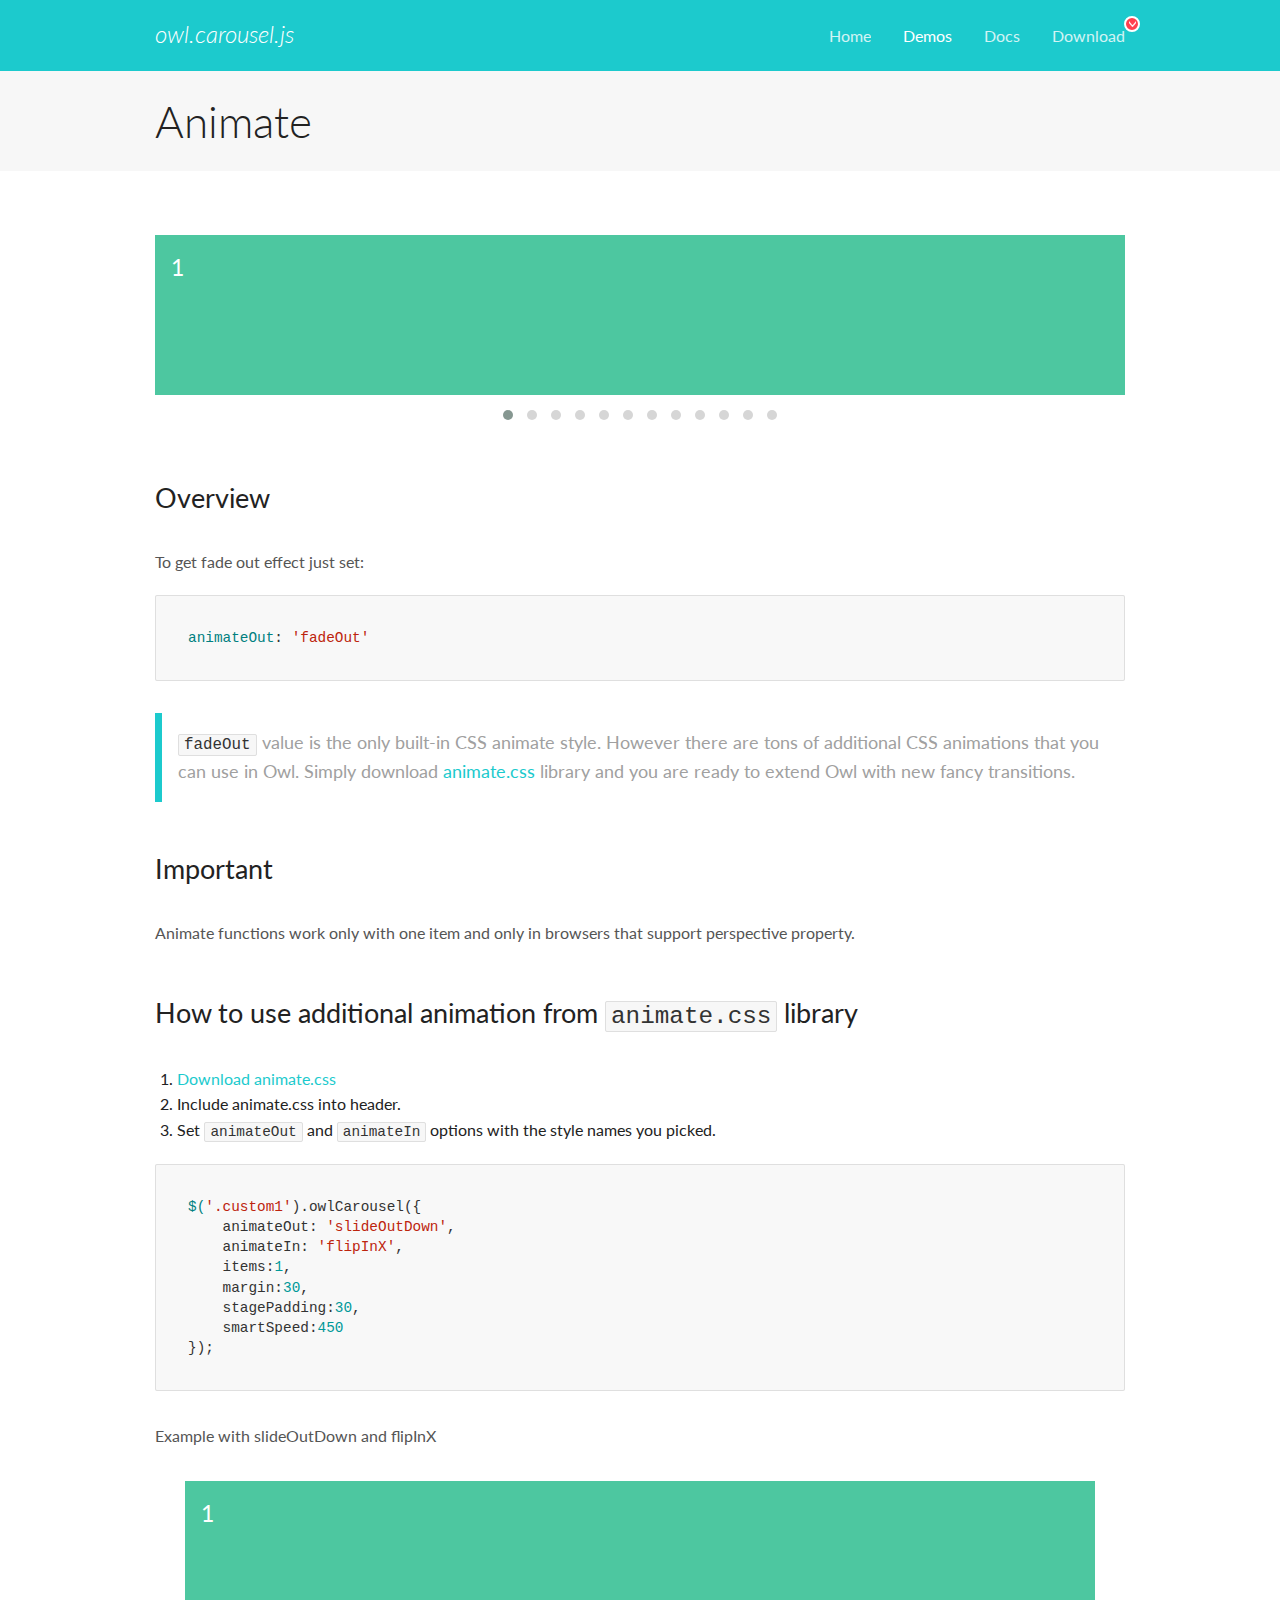
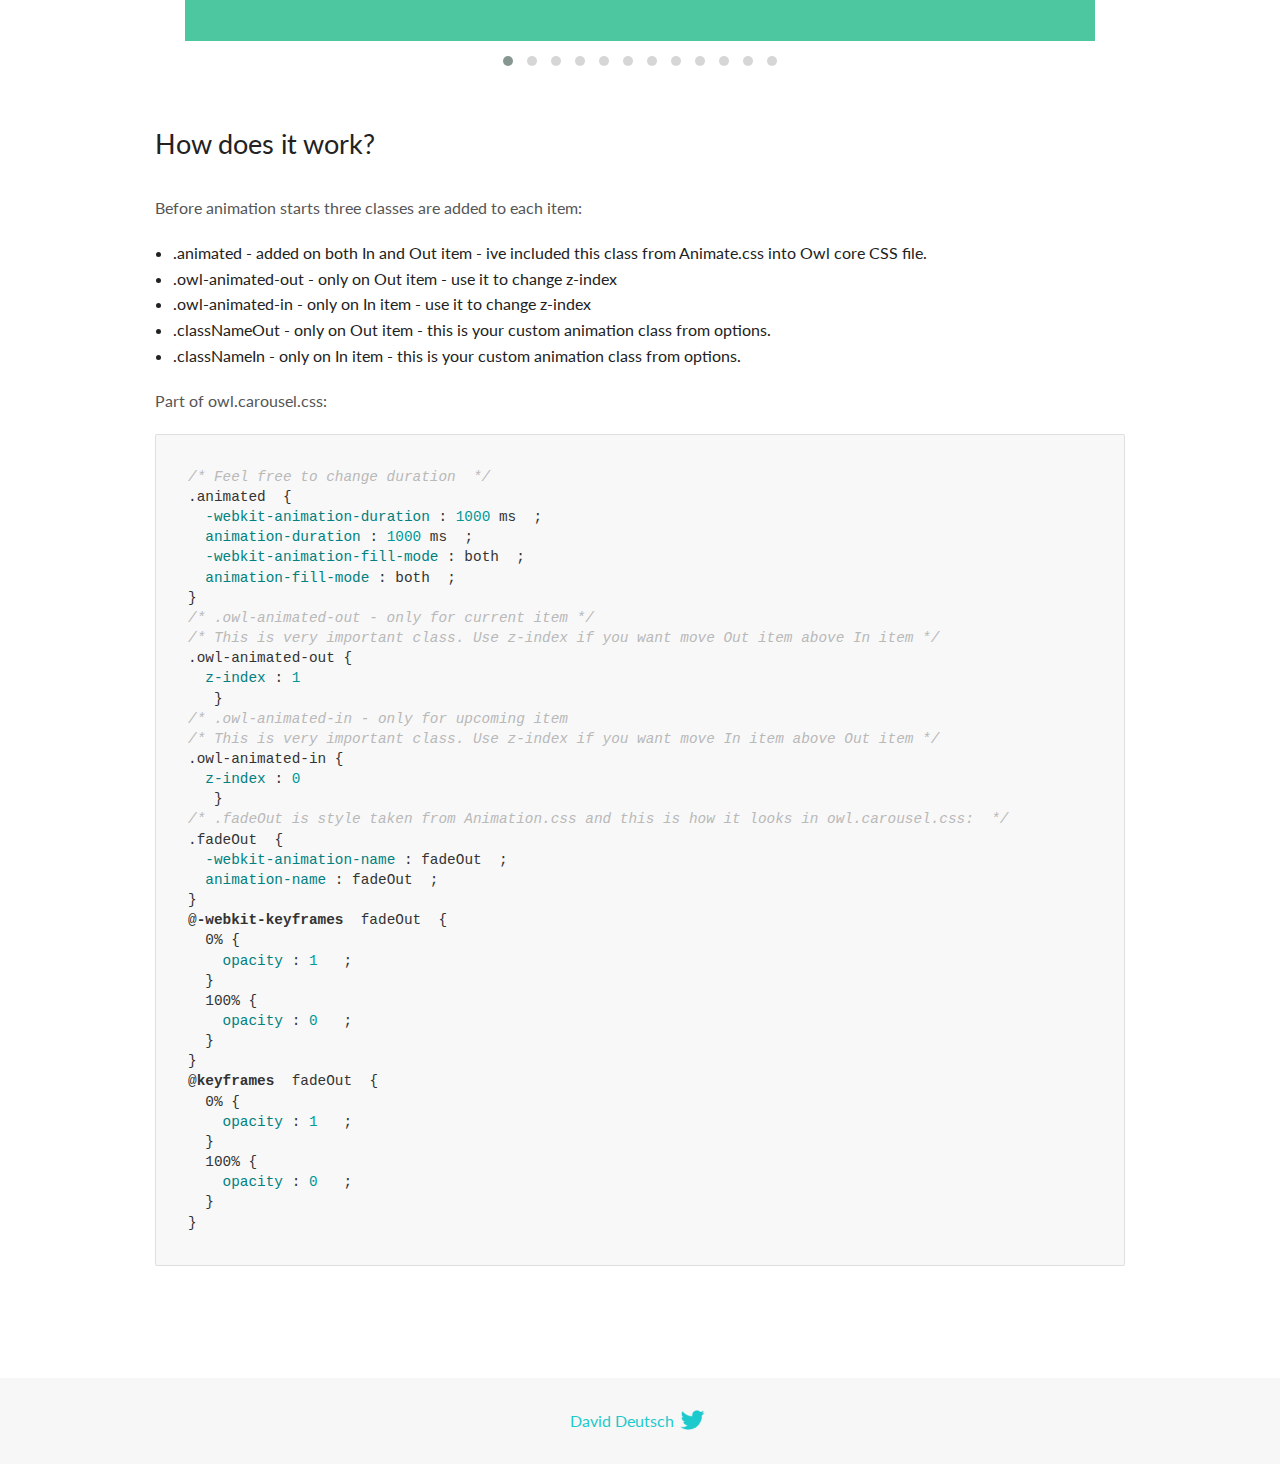
<file: libs/OwlCarousel2-2.2.1/docs/demos/animate.html>
<!DOCTYPE html>
<html lang="en">
  <head>

    <!-- head -->
    <meta charset="utf-8">
    <meta name="msapplication-tap-highlight" content="no" />
    <meta name="viewport" content="width=device-width, initial-scale=1.0" />
    <meta name="description" content="Animate carousel">
    <meta name="author" content="David Deutsch">
    <title>
      Animate Demo | Owl Carousel | 2.2.1
    </title>

    <!-- Stylesheets -->
    <link href='https://fonts.googleapis.com/css?family=Lato:300,400,700,400italic,300italic' rel='stylesheet' type='text/css'>
    <link rel="stylesheet" href="../assets/css/docs.theme.min.css">

    <!-- Owl Stylesheets -->
    <link rel="stylesheet" href="../assets/owlcarousel/assets/owl.carousel.min.css">
    <link rel="stylesheet" href="../assets/owlcarousel/assets/owl.theme.default.min.css">

    <!-- HTML5 shim and Respond.js IE8 support of HTML5 elements and media queries -->

    <!--[if lt IE 9]>
      <script src="https://oss.maxcdn.com/libs/html5shiv/3.7.0/html5shiv.js"></script>
      <script src="https://oss.maxcdn.com/libs/respond.js/1.3.0/respond.min.js"></script>
    <![endif]-->

    <!-- Favicons -->
    <link rel="apple-touch-icon-precomposed" sizes="144x144" href="../assets/ico/apple-touch-icon-144-precomposed.png">
    <link rel="shortcut icon" href="../assets/ico/favicon.png">
    <link rel="shortcut icon" href="favicon.ico">

    <!-- Yeah i know js should not be in header. Its required for demos.-->

    <!-- javascript -->
    <script src="../assets/vendors/jquery.min.js"></script>
    <script src="../assets/owlcarousel/owl.carousel.js"></script>
  </head>
  <body>

    <!-- header -->
    <header class="header">
      <div class="row">
        <div class="large-12 columns">
          <div class="brand left">
            <h3>
              <a href="/OwlCarousel2/">owl.carousel.js</a> 
            </h3>
          </div>
          <a id="toggle-nav" class="right">
            <span></span> <span></span> <span></span> 
          </a> 
          <div class="nav-bar">
            <ul class="clearfix">
              <li> <a href="/OwlCarousel2/index.html">Home</a>  </li>
              <li class="active">
                <a href="/OwlCarousel2/demos/demos.html">Demos</a> 
              </li>
              <li> <a href="/OwlCarousel2/docs/started-welcome.html">Docs</a>  </li>
              <li>
                <a href="https://github.com/OwlCarousel2/OwlCarousel2/archive/2.2.1.zip">Download</a> 
                <span class="download"></span> 
              </li>
            </ul>
          </div>
        </div>
      </div>
    </header>

    <!-- title -->
    <section class="title">
      <div class="row">
        <div class="large-12 columns">
          <h1>Animate</h1>
        </div>
      </div>
    </section>

    <!--  Demos -->
    <section id="demos">
      <div class="row">
        <div class="large-12 columns">
          <div class="fadeOut owl-carousel owl-theme">
            <div class="item">
              <h4>1</h4>
            </div>
            <div class="item">
              <h4>2</h4>
            </div>
            <div class="item">
              <h4>3</h4>
            </div>
            <div class="item">
              <h4>4</h4>
            </div>
            <div class="item">
              <h4>5</h4>
            </div>
            <div class="item">
              <h4>6</h4>
            </div>
            <div class="item">
              <h4>7</h4>
            </div>
            <div class="item">
              <h4>8</h4>
            </div>
            <div class="item">
              <h4>9</h4>
            </div>
            <div class="item">
              <h4>10</h4>
            </div>
            <div class="item">
              <h4>11</h4>
            </div>
            <div class="item">
              <h4>12</h4>
            </div>
          </div>
          <h3 id="overview">Overview</h3>
          <p>To get fade out effect just set:</p>
          <pre><code>animateOut: &#39;fadeOut&#39;</code></pre>
          <blockquote>
            <p><code>fadeOut</code> value is the only built-in CSS animate style. However there are tons of additional CSS animations that you can use in Owl. Simply download
              <a href="https://daneden.github.io/animate.css/">animate.css</a>  library and you are ready to extend Owl with new fancy transitions.</p>
          </blockquote>
          <h3 id="important">Important</h3>
          <p>Animate functions work only with one item and only in browsers that support perspective property.</p>
          <h3 id="how-to-use-additional-animation-from-animate-css-library">How to use additional animation from <code>animate.css</code> library</h3>
          <ol>
            <li> <a href="https://daneden.github.io/animate.css/">Download animate.css</a>  </li>
            <li>Include animate.css into header.</li>
            <li>Set <code>animateOut</code> and <code>animateIn</code> options with the style names you picked.</li>
          </ol>
          <pre><code>$(&#39;.custom1&#39;).owlCarousel({
    animateOut: &#39;slideOutDown&#39;,
    animateIn: &#39;flipInX&#39;,
    items:1,
    margin:30,
    stagePadding:30,
    smartSpeed:450
});</code></pre>
          <p>Example with slideOutDown and flipInX</p>
          <div class="custom1 owl-carousel owl-theme">
            <div class="item">
              <h4>1</h4>
            </div>
            <div class="item">
              <h4>2</h4>
            </div>
            <div class="item">
              <h4>3</h4>
            </div>
            <div class="item">
              <h4>4</h4>
            </div>
            <div class="item">
              <h4>5</h4>
            </div>
            <div class="item">
              <h4>6</h4>
            </div>
            <div class="item">
              <h4>7</h4>
            </div>
            <div class="item">
              <h4>8</h4>
            </div>
            <div class="item">
              <h4>9</h4>
            </div>
            <div class="item">
              <h4>10</h4>
            </div>
            <div class="item">
              <h4>11</h4>
            </div>
            <div class="item">
              <h4>12</h4>
            </div>
          </div>
          <h3 id="how-does-it-work-">How does it work?</h3>
          <p>Before animation starts three classes are added to each item:</p>
          <ul>
            <li>.animated - added on both In and Out item - ive included this class from Animate.css into Owl core CSS file.</li>
            <li>.owl-animated-out - only on Out item - use it to change z-index</li>
            <li>.owl-animated-in - only on In item - use it to change z-index</li>
            <li>.classNameOut - only on Out item - this is your custom animation class from options.</li>
            <li>.classNameIn - only on In item - this is your custom animation class from options.</li>
          </ul>
          <p>Part of owl.carousel.css:</p>
          <pre><code class="language-css"><span class="comment">/* Feel free to change duration  */</span> 
<span class="class">.animated</span>  <span class="rules">{
  <span class="rule"><span class="attribute">-webkit-animation-duration</span> :<span class="value"> <span class="number">1000</span> ms</span> </span> ;
  <span class="rule"><span class="attribute">animation-duration</span> :<span class="value"> <span class="number">1000</span> ms</span> </span> ;
  <span class="rule"><span class="attribute">-webkit-animation-fill-mode</span> :<span class="value"> both</span> </span> ;
  <span class="rule"><span class="attribute">animation-fill-mode</span> :<span class="value"> both</span> </span> ;
<span class="rule">}</span> </span> 
<span class="comment">/* .owl-animated-out - only for current item */</span> 
<span class="comment">/* This is very important class. Use z-index if you want move Out item above In item */</span> 
<span class="class">.owl-animated-out</span> <span class="rules">{
  <span class="rule"><span class="attribute">z-index</span> :<span class="value"> <span class="number">1</span> 
</span> </span> </span> }
<span class="comment">/* .owl-animated-in - only for upcoming item
/* This is very important class. Use z-index if you want move In item above Out item */</span> 
<span class="class">.owl-animated-in</span> <span class="rules">{
  <span class="rule"><span class="attribute">z-index</span> :<span class="value"> <span class="number">0</span> 
</span> </span> </span> }
<span class="comment">/* .fadeOut is style taken from Animation.css and this is how it looks in owl.carousel.css:  */</span> 
<span class="class">.fadeOut</span>  <span class="rules">{
  <span class="rule"><span class="attribute">-webkit-animation-name</span> :<span class="value"> fadeOut</span> </span> ;
  <span class="rule"><span class="attribute">animation-name</span> :<span class="value"> fadeOut</span> </span> ;
<span class="rule">}</span> </span> 
<span class="at_rule">@<span class="keyword">-webkit-keyframes</span>  fadeOut </span> {
  0% <span class="rules">{
    <span class="rule"><span class="attribute">opacity</span> :<span class="value"> <span class="number">1</span> </span> </span> ;
  <span class="rule">}</span> </span> 
  100% <span class="rules">{
    <span class="rule"><span class="attribute">opacity</span> :<span class="value"> <span class="number">0</span> </span> </span> ;
  <span class="rule">}</span> </span> 
}
<span class="at_rule">@<span class="keyword">keyframes</span>  fadeOut </span> {
  0% <span class="rules">{
    <span class="rule"><span class="attribute">opacity</span> :<span class="value"> <span class="number">1</span> </span> </span> ;
  <span class="rule">}</span> </span> 
  100% <span class="rules">{
    <span class="rule"><span class="attribute">opacity</span> :<span class="value"> <span class="number">0</span> </span> </span> ;
  <span class="rule">}</span> </span> 
}</code></pre>
          <link rel="stylesheet" href="../assets/css/animate.css">
          <script>
            jQuery(document).ready(function($) {
              $('.fadeOut').owlCarousel({
                items: 1,
                animateOut: 'fadeOut',
                loop: true,
                margin: 10,
              });
              $('.custom1').owlCarousel({
                animateOut: 'slideOutDown',
                animateIn: 'flipInX',
                items: 1,
                margin: 30,
                stagePadding: 30,
                smartSpeed: 450
              });
            });
          </script>
        </div>
      </div>
    </section>

    <!-- footer -->
    <footer class="footer">
      <div class="row">
        <div class="large-12 columns">
          <h5>
            <a href="/OwlCarousel2/docs/support-contact.html">David Deutsch</a> 
            <a id="custom-tweet-button" href="https://twitter.com/share?url=https://github.com/OwlCarousel2/OwlCarousel2&text=Owl Carousel - This is so awesome! " target="_blank"></a> 
          </h5>
        </div>
      </div>
    </footer>

    <!-- vendors -->
    <script src="../assets/vendors/highlight.js"></script>
    <script src="../assets/js/app.js"></script>
  </body>
</html>
</file>
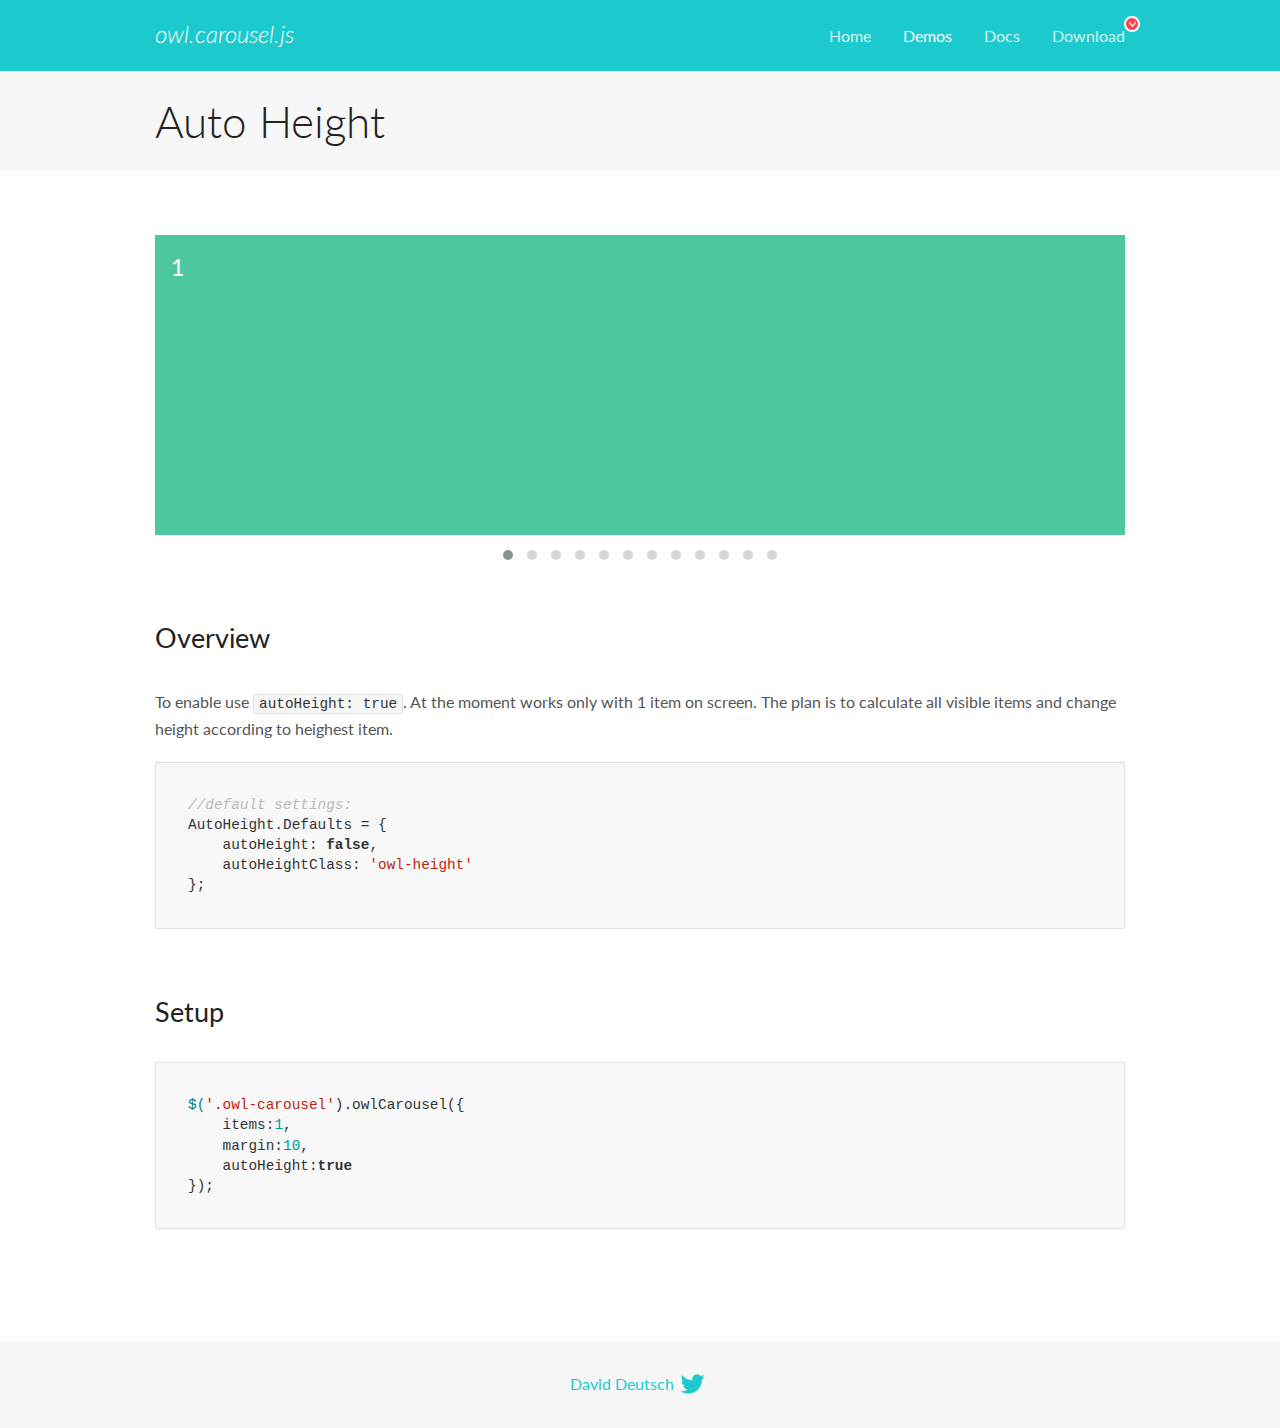
<file: libs/OwlCarousel2-2.2.1/docs/demos/autoheight.html>
<!DOCTYPE html>
<html lang="en">
  <head>

    <!-- head -->
    <meta charset="utf-8">
    <meta name="msapplication-tap-highlight" content="no" />
    <meta name="viewport" content="width=device-width, initial-scale=1.0" />
    <meta name="description" content="autoHeight usage demo">
    <meta name="author" content="David Deutsch">
    <title>
      Auto Height Demo | Owl Carousel | 2.2.1
    </title>

    <!-- Stylesheets -->
    <link href='https://fonts.googleapis.com/css?family=Lato:300,400,700,400italic,300italic' rel='stylesheet' type='text/css'>
    <link rel="stylesheet" href="../assets/css/docs.theme.min.css">

    <!-- Owl Stylesheets -->
    <link rel="stylesheet" href="../assets/owlcarousel/assets/owl.carousel.min.css">
    <link rel="stylesheet" href="../assets/owlcarousel/assets/owl.theme.default.min.css">

    <!-- HTML5 shim and Respond.js IE8 support of HTML5 elements and media queries -->

    <!--[if lt IE 9]>
      <script src="https://oss.maxcdn.com/libs/html5shiv/3.7.0/html5shiv.js"></script>
      <script src="https://oss.maxcdn.com/libs/respond.js/1.3.0/respond.min.js"></script>
    <![endif]-->

    <!-- Favicons -->
    <link rel="apple-touch-icon-precomposed" sizes="144x144" href="../assets/ico/apple-touch-icon-144-precomposed.png">
    <link rel="shortcut icon" href="../assets/ico/favicon.png">
    <link rel="shortcut icon" href="favicon.ico">

    <!-- Yeah i know js should not be in header. Its required for demos.-->

    <!-- javascript -->
    <script src="../assets/vendors/jquery.min.js"></script>
    <script src="../assets/owlcarousel/owl.carousel.js"></script>
  </head>
  <body>

    <!-- header -->
    <header class="header">
      <div class="row">
        <div class="large-12 columns">
          <div class="brand left">
            <h3>
              <a href="/OwlCarousel2/">owl.carousel.js</a> 
            </h3>
          </div>
          <a id="toggle-nav" class="right">
            <span></span> <span></span> <span></span> 
          </a> 
          <div class="nav-bar">
            <ul class="clearfix">
              <li> <a href="/OwlCarousel2/index.html">Home</a>  </li>
              <li class="active">
                <a href="/OwlCarousel2/demos/demos.html">Demos</a> 
              </li>
              <li> <a href="/OwlCarousel2/docs/started-welcome.html">Docs</a>  </li>
              <li>
                <a href="https://github.com/OwlCarousel2/OwlCarousel2/archive/2.2.1.zip">Download</a> 
                <span class="download"></span> 
              </li>
            </ul>
          </div>
        </div>
      </div>
    </header>

    <!-- title -->
    <section class="title">
      <div class="row">
        <div class="large-12 columns">
          <h1>Auto Height</h1>
        </div>
      </div>
    </section>

    <!--  Demos -->
    <section id="demos">
      <div class="row">
        <div class="large-12 columns">
          <div class="owl-carousel owl-theme">
            <div class="item" style="height:300px">
              <h4>1</h4>
            </div>
            <div class="item" style="height:100px">
              <h4>2</h4>
            </div>
            <div class="item" style="height:500px">
              <h4>3</h4>
            </div>
            <div class="item" style="height:250px">
              <h4>4</h4>
            </div>
            <div class="item" style="height:400px">
              <h4>5</h4>
            </div>
            <div class="item" style="height:500px">
              <h4>6</h4>
            </div>
            <div class="item" style="height:600px">
              <h4>7</h4>
            </div>
            <div class="item" style="height:400px">
              <h4>8</h4>
            </div>
            <div class="item" style="height:300px">
              <h4>9</h4>
            </div>
            <div class="item" style="height:350px">
              <h4>10</h4>
            </div>
            <div class="item" style="height:200px">
              <h4>11</h4>
            </div>
            <div class="item" style="height:150px">
              <h4>12</h4>
            </div>
          </div>
          <h3 id="overview">Overview</h3>
          <p>To enable use <code>autoHeight: true</code>. At the moment works only with 1 item on screen. The plan is to calculate all visible items and change height according to heighest item.</p>
          <pre><code>//default settings:
AutoHeight.Defaults = {
    autoHeight: false,
    autoHeightClass: &#39;owl-height&#39;
};</code></pre>
          <h3 id="setup">Setup</h3>
          <pre><code>$(&#39;.owl-carousel&#39;).owlCarousel({
    items:1,
    margin:10,
    autoHeight:true
});</code></pre>
          <script>
            $(document).ready(function() {
              $('.owl-carousel').owlCarousel({
                items: 1,
                margin: 10,
                autoHeight: true
              });
            })
          </script>
        </div>
      </div>
    </section>

    <!-- footer -->
    <footer class="footer">
      <div class="row">
        <div class="large-12 columns">
          <h5>
            <a href="/OwlCarousel2/docs/support-contact.html">David Deutsch</a> 
            <a id="custom-tweet-button" href="https://twitter.com/share?url=https://github.com/OwlCarousel2/OwlCarousel2&text=Owl Carousel - This is so awesome! " target="_blank"></a> 
          </h5>
        </div>
      </div>
    </footer>

    <!-- vendors -->
    <script src="../assets/vendors/highlight.js"></script>
    <script src="../assets/js/app.js"></script>
  </body>
</html>
</file>
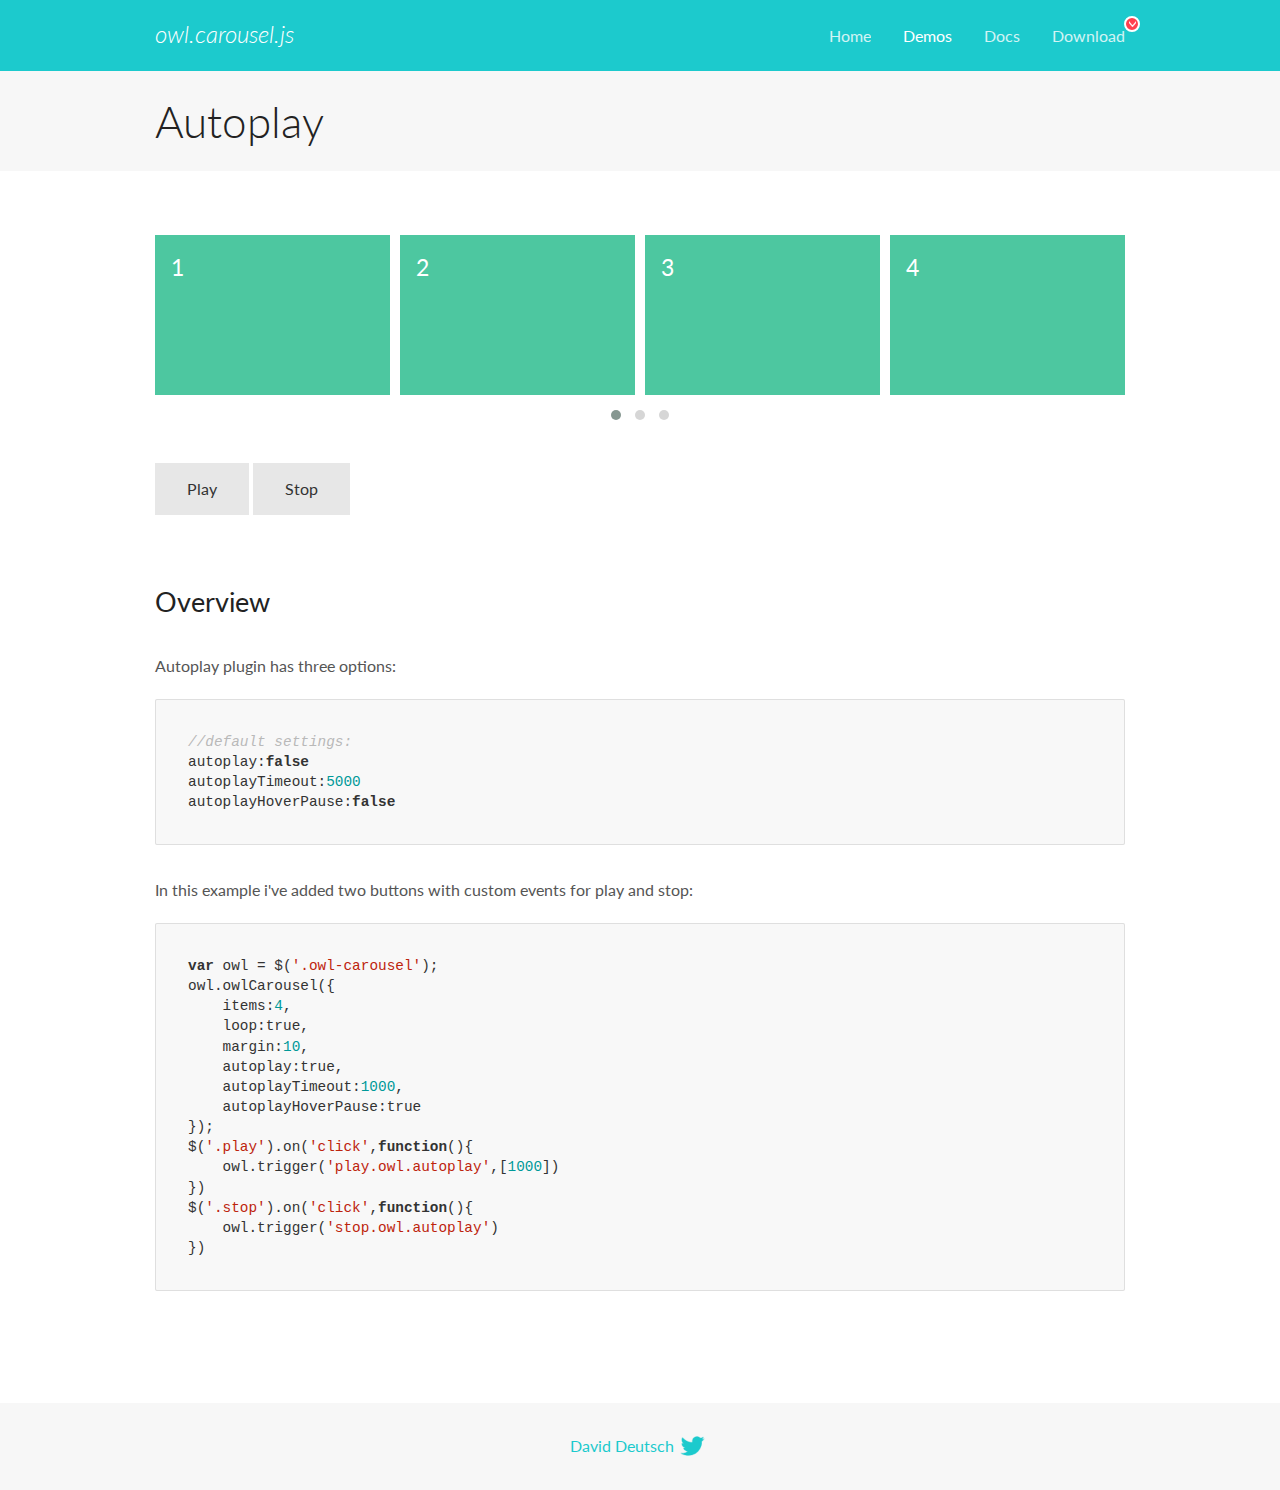
<file: libs/OwlCarousel2-2.2.1/docs/demos/autoplay.html>
<!DOCTYPE html>
<html lang="en">
  <head>

    <!-- head -->
    <meta charset="utf-8">
    <meta name="msapplication-tap-highlight" content="no" />
    <meta name="viewport" content="width=device-width, initial-scale=1.0" />
    <meta name="description" content="Autoplay usage demo">
    <meta name="author" content="David Deutsch">
    <title>
      Autoplay Demo | Owl Carousel | 2.2.1
    </title>

    <!-- Stylesheets -->
    <link href='https://fonts.googleapis.com/css?family=Lato:300,400,700,400italic,300italic' rel='stylesheet' type='text/css'>
    <link rel="stylesheet" href="../assets/css/docs.theme.min.css">

    <!-- Owl Stylesheets -->
    <link rel="stylesheet" href="../assets/owlcarousel/assets/owl.carousel.min.css">
    <link rel="stylesheet" href="../assets/owlcarousel/assets/owl.theme.default.min.css">

    <!-- HTML5 shim and Respond.js IE8 support of HTML5 elements and media queries -->

    <!--[if lt IE 9]>
      <script src="https://oss.maxcdn.com/libs/html5shiv/3.7.0/html5shiv.js"></script>
      <script src="https://oss.maxcdn.com/libs/respond.js/1.3.0/respond.min.js"></script>
    <![endif]-->

    <!-- Favicons -->
    <link rel="apple-touch-icon-precomposed" sizes="144x144" href="../assets/ico/apple-touch-icon-144-precomposed.png">
    <link rel="shortcut icon" href="../assets/ico/favicon.png">
    <link rel="shortcut icon" href="favicon.ico">

    <!-- Yeah i know js should not be in header. Its required for demos.-->

    <!-- javascript -->
    <script src="../assets/vendors/jquery.min.js"></script>
    <script src="../assets/owlcarousel/owl.carousel.js"></script>
  </head>
  <body>

    <!-- header -->
    <header class="header">
      <div class="row">
        <div class="large-12 columns">
          <div class="brand left">
            <h3>
              <a href="/OwlCarousel2/">owl.carousel.js</a> 
            </h3>
          </div>
          <a id="toggle-nav" class="right">
            <span></span> <span></span> <span></span> 
          </a> 
          <div class="nav-bar">
            <ul class="clearfix">
              <li> <a href="/OwlCarousel2/index.html">Home</a>  </li>
              <li class="active">
                <a href="/OwlCarousel2/demos/demos.html">Demos</a> 
              </li>
              <li> <a href="/OwlCarousel2/docs/started-welcome.html">Docs</a>  </li>
              <li>
                <a href="https://github.com/OwlCarousel2/OwlCarousel2/archive/2.2.1.zip">Download</a> 
                <span class="download"></span> 
              </li>
            </ul>
          </div>
        </div>
      </div>
    </header>

    <!-- title -->
    <section class="title">
      <div class="row">
        <div class="large-12 columns">
          <h1>Autoplay</h1>
        </div>
      </div>
    </section>

    <!--  Demos -->
    <section id="demos">
      <div class="row">
        <div class="large-12 columns">
          <div class="owl-carousel owl-theme">
            <div class="item">
              <h4>1</h4>
            </div>
            <div class="item">
              <h4>2</h4>
            </div>
            <div class="item">
              <h4>3</h4>
            </div>
            <div class="item">
              <h4>4</h4>
            </div>
            <div class="item">
              <h4>5</h4>
            </div>
            <div class="item">
              <h4>6</h4>
            </div>
            <div class="item">
              <h4>7</h4>
            </div>
            <div class="item">
              <h4>8</h4>
            </div>
            <div class="item">
              <h4>9</h4>
            </div>
            <div class="item">
              <h4>10</h4>
            </div>
            <div class="item">
              <h4>11</h4>
            </div>
            <div class="item">
              <h4>12</h4>
            </div>
          </div>
          <a class="button secondary play">Play</a> 
          <a class="button secondary stop">Stop</a> 
          <h3 id="overview">Overview</h3>
          <p>Autoplay plugin has three options:</p>
          <pre><code>//default settings:
autoplay:false
autoplayTimeout:5000
autoplayHoverPause:false</code></pre>
          <p>In this example i&#39;ve added two buttons with custom events for play and stop:</p>
          <pre><code>var owl = $(&#39;.owl-carousel&#39;);
owl.owlCarousel({
    items:4,
    loop:true,
    margin:10,
    autoplay:true,
    autoplayTimeout:1000,
    autoplayHoverPause:true
});
$(&#39;.play&#39;).on(&#39;click&#39;,function(){
    owl.trigger(&#39;play.owl.autoplay&#39;,[1000])
})
$(&#39;.stop&#39;).on(&#39;click&#39;,function(){
    owl.trigger(&#39;stop.owl.autoplay&#39;)
})</code></pre>
          <script>
            $(document).ready(function() {
              var owl = $('.owl-carousel');
              owl.owlCarousel({
                items: 4,
                loop: true,
                margin: 10,
                autoplay: true,
                autoplayTimeout: 1000,
                autoplayHoverPause: true
              });
              $('.play').on('click', function() {
                owl.trigger('play.owl.autoplay', [1000])
              })
              $('.stop').on('click', function() {
                owl.trigger('stop.owl.autoplay')
              })
            })
          </script>
        </div>
      </div>
    </section>

    <!-- footer -->
    <footer class="footer">
      <div class="row">
        <div class="large-12 columns">
          <h5>
            <a href="/OwlCarousel2/docs/support-contact.html">David Deutsch</a> 
            <a id="custom-tweet-button" href="https://twitter.com/share?url=https://github.com/OwlCarousel2/OwlCarousel2&text=Owl Carousel - This is so awesome! " target="_blank"></a> 
          </h5>
        </div>
      </div>
    </footer>

    <!-- vendors -->
    <script src="../assets/vendors/highlight.js"></script>
    <script src="../assets/js/app.js"></script>
  </body>
</html>
</file>
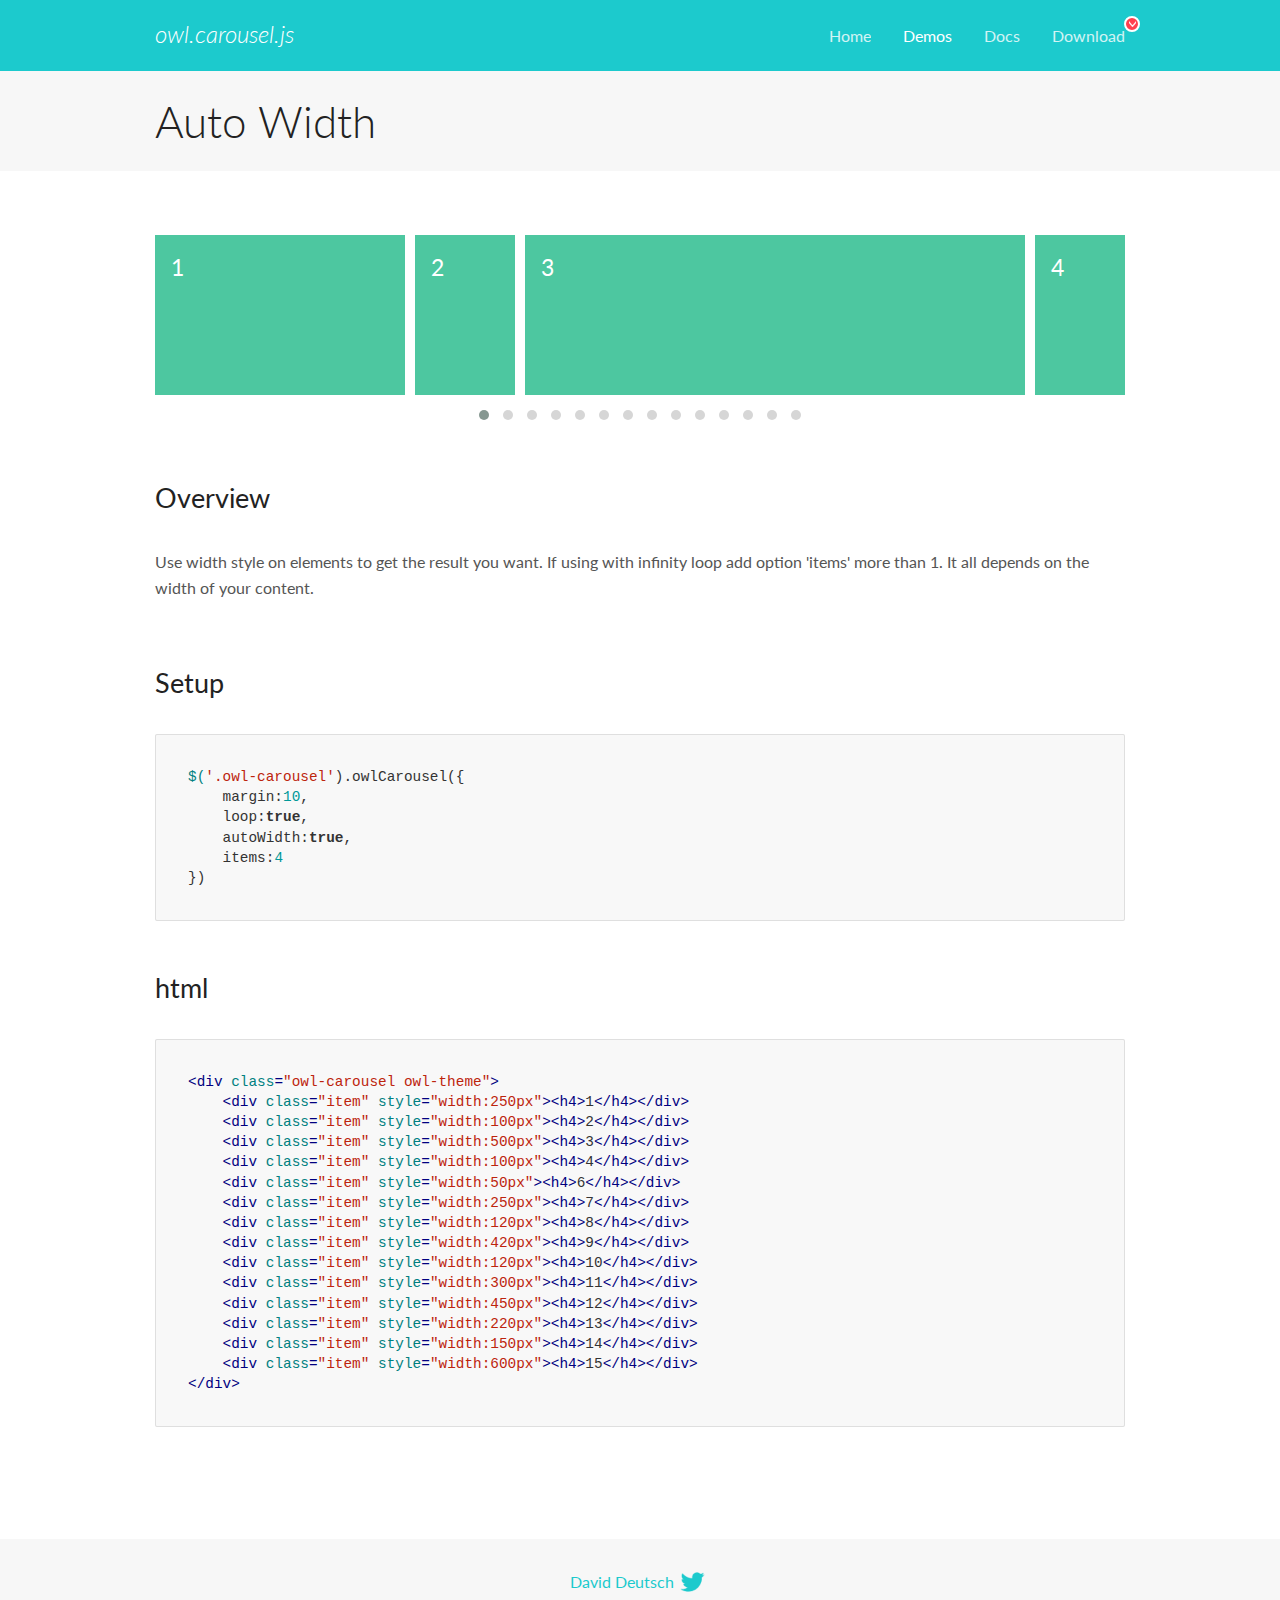
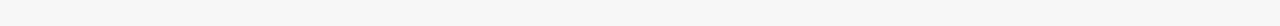
<file: libs/OwlCarousel2-2.2.1/docs/demos/autowidth.html>
<!DOCTYPE html>
<html lang="en">
  <head>

    <!-- head -->
    <meta charset="utf-8">
    <meta name="msapplication-tap-highlight" content="no" />
    <meta name="viewport" content="width=device-width, initial-scale=1.0" />
    <meta name="description" content="Auto Width">
    <meta name="author" content="David Deutsch">
    <title>
      Auto Width Demo | Owl Carousel | 2.2.1
    </title>

    <!-- Stylesheets -->
    <link href='https://fonts.googleapis.com/css?family=Lato:300,400,700,400italic,300italic' rel='stylesheet' type='text/css'>
    <link rel="stylesheet" href="../assets/css/docs.theme.min.css">

    <!-- Owl Stylesheets -->
    <link rel="stylesheet" href="../assets/owlcarousel/assets/owl.carousel.min.css">
    <link rel="stylesheet" href="../assets/owlcarousel/assets/owl.theme.default.min.css">

    <!-- HTML5 shim and Respond.js IE8 support of HTML5 elements and media queries -->

    <!--[if lt IE 9]>
      <script src="https://oss.maxcdn.com/libs/html5shiv/3.7.0/html5shiv.js"></script>
      <script src="https://oss.maxcdn.com/libs/respond.js/1.3.0/respond.min.js"></script>
    <![endif]-->

    <!-- Favicons -->
    <link rel="apple-touch-icon-precomposed" sizes="144x144" href="../assets/ico/apple-touch-icon-144-precomposed.png">
    <link rel="shortcut icon" href="../assets/ico/favicon.png">
    <link rel="shortcut icon" href="favicon.ico">

    <!-- Yeah i know js should not be in header. Its required for demos.-->

    <!-- javascript -->
    <script src="../assets/vendors/jquery.min.js"></script>
    <script src="../assets/owlcarousel/owl.carousel.js"></script>
  </head>
  <body>

    <!-- header -->
    <header class="header">
      <div class="row">
        <div class="large-12 columns">
          <div class="brand left">
            <h3>
              <a href="/OwlCarousel2/">owl.carousel.js</a> 
            </h3>
          </div>
          <a id="toggle-nav" class="right">
            <span></span> <span></span> <span></span> 
          </a> 
          <div class="nav-bar">
            <ul class="clearfix">
              <li> <a href="/OwlCarousel2/index.html">Home</a>  </li>
              <li class="active">
                <a href="/OwlCarousel2/demos/demos.html">Demos</a> 
              </li>
              <li> <a href="/OwlCarousel2/docs/started-welcome.html">Docs</a>  </li>
              <li>
                <a href="https://github.com/OwlCarousel2/OwlCarousel2/archive/2.2.1.zip">Download</a> 
                <span class="download"></span> 
              </li>
            </ul>
          </div>
        </div>
      </div>
    </header>

    <!-- title -->
    <section class="title">
      <div class="row">
        <div class="large-12 columns">
          <h1>Auto Width</h1>
        </div>
      </div>
    </section>

    <!--  Demos -->
    <section id="demos">
      <div class="row">
        <div class="large-12 columns">
          <div class="owl-carousel owl-theme">
            <div class="item" style="width:250px">
              <h4>1</h4>
            </div>
            <div class="item" style="width:100px">
              <h4>2</h4>
            </div>
            <div class="item" style="width:500px">
              <h4>3</h4>
            </div>
            <div class="item" style="width:100px">
              <h4>4</h4>
            </div>
            <div class="item" style="width:50px">
              <h4>6</h4>
            </div>
            <div class="item" style="width:250px">
              <h4>7</h4>
            </div>
            <div class="item" style="width:120px">
              <h4>8</h4>
            </div>
            <div class="item" style="width:420px">
              <h4>9</h4>
            </div>
            <div class="item" style="width:120px">
              <h4>10</h4>
            </div>
            <div class="item" style="width:300px">
              <h4>11</h4>
            </div>
            <div class="item" style="width:450px">
              <h4>12</h4>
            </div>
            <div class="item" style="width:220px">
              <h4>13</h4>
            </div>
            <div class="item" style="width:150px">
              <h4>14</h4>
            </div>
            <div class="item" style="width:600px">
              <h4>15</h4>
            </div>
          </div>
          <h3 id="overview">Overview</h3>
          <p>Use width style on elements to get the result you want. If using with infinity loop add option &#39;items&#39; more than 1. It all depends on the width of your content.</p>
          <h3 id="setup">Setup</h3>
          <pre><code>$(&#39;.owl-carousel&#39;).owlCarousel({
    margin:10,
    loop:true,
    autoWidth:true,
    items:4
})</code></pre>
          <h3 id="html">html</h3>
          <pre><code>&lt;div class=&quot;owl-carousel owl-theme&quot;&gt;
    &lt;div class=&quot;item&quot; style=&quot;width:250px&quot;&gt;&lt;h4&gt;1&lt;/h4&gt;&lt;/div&gt;
    &lt;div class=&quot;item&quot; style=&quot;width:100px&quot;&gt;&lt;h4&gt;2&lt;/h4&gt;&lt;/div&gt;
    &lt;div class=&quot;item&quot; style=&quot;width:500px&quot;&gt;&lt;h4&gt;3&lt;/h4&gt;&lt;/div&gt;
    &lt;div class=&quot;item&quot; style=&quot;width:100px&quot;&gt;&lt;h4&gt;4&lt;/h4&gt;&lt;/div&gt;
    &lt;div class=&quot;item&quot; style=&quot;width:50px&quot;&gt;&lt;h4&gt;6&lt;/h4&gt;&lt;/div&gt;
    &lt;div class=&quot;item&quot; style=&quot;width:250px&quot;&gt;&lt;h4&gt;7&lt;/h4&gt;&lt;/div&gt;
    &lt;div class=&quot;item&quot; style=&quot;width:120px&quot;&gt;&lt;h4&gt;8&lt;/h4&gt;&lt;/div&gt;
    &lt;div class=&quot;item&quot; style=&quot;width:420px&quot;&gt;&lt;h4&gt;9&lt;/h4&gt;&lt;/div&gt;
    &lt;div class=&quot;item&quot; style=&quot;width:120px&quot;&gt;&lt;h4&gt;10&lt;/h4&gt;&lt;/div&gt;
    &lt;div class=&quot;item&quot; style=&quot;width:300px&quot;&gt;&lt;h4&gt;11&lt;/h4&gt;&lt;/div&gt;
    &lt;div class=&quot;item&quot; style=&quot;width:450px&quot;&gt;&lt;h4&gt;12&lt;/h4&gt;&lt;/div&gt;
    &lt;div class=&quot;item&quot; style=&quot;width:220px&quot;&gt;&lt;h4&gt;13&lt;/h4&gt;&lt;/div&gt;
    &lt;div class=&quot;item&quot; style=&quot;width:150px&quot;&gt;&lt;h4&gt;14&lt;/h4&gt;&lt;/div&gt;
    &lt;div class=&quot;item&quot; style=&quot;width:600px&quot;&gt;&lt;h4&gt;15&lt;/h4&gt;&lt;/div&gt;
&lt;/div&gt;</code></pre>
          <script>
            $(document).ready(function() {
              $('.owl-carousel').owlCarousel({
                margin: 10,
                loop: true,
                autoWidth: true,
                items: 4
              })
            })
          </script>
        </div>
      </div>
    </section>

    <!-- footer -->
    <footer class="footer">
      <div class="row">
        <div class="large-12 columns">
          <h5>
            <a href="/OwlCarousel2/docs/support-contact.html">David Deutsch</a> 
            <a id="custom-tweet-button" href="https://twitter.com/share?url=https://github.com/OwlCarousel2/OwlCarousel2&text=Owl Carousel - This is so awesome! " target="_blank"></a> 
          </h5>
        </div>
      </div>
    </footer>

    <!-- vendors -->
    <script src="../assets/vendors/highlight.js"></script>
    <script src="../assets/js/app.js"></script>
  </body>
</html>
</file>
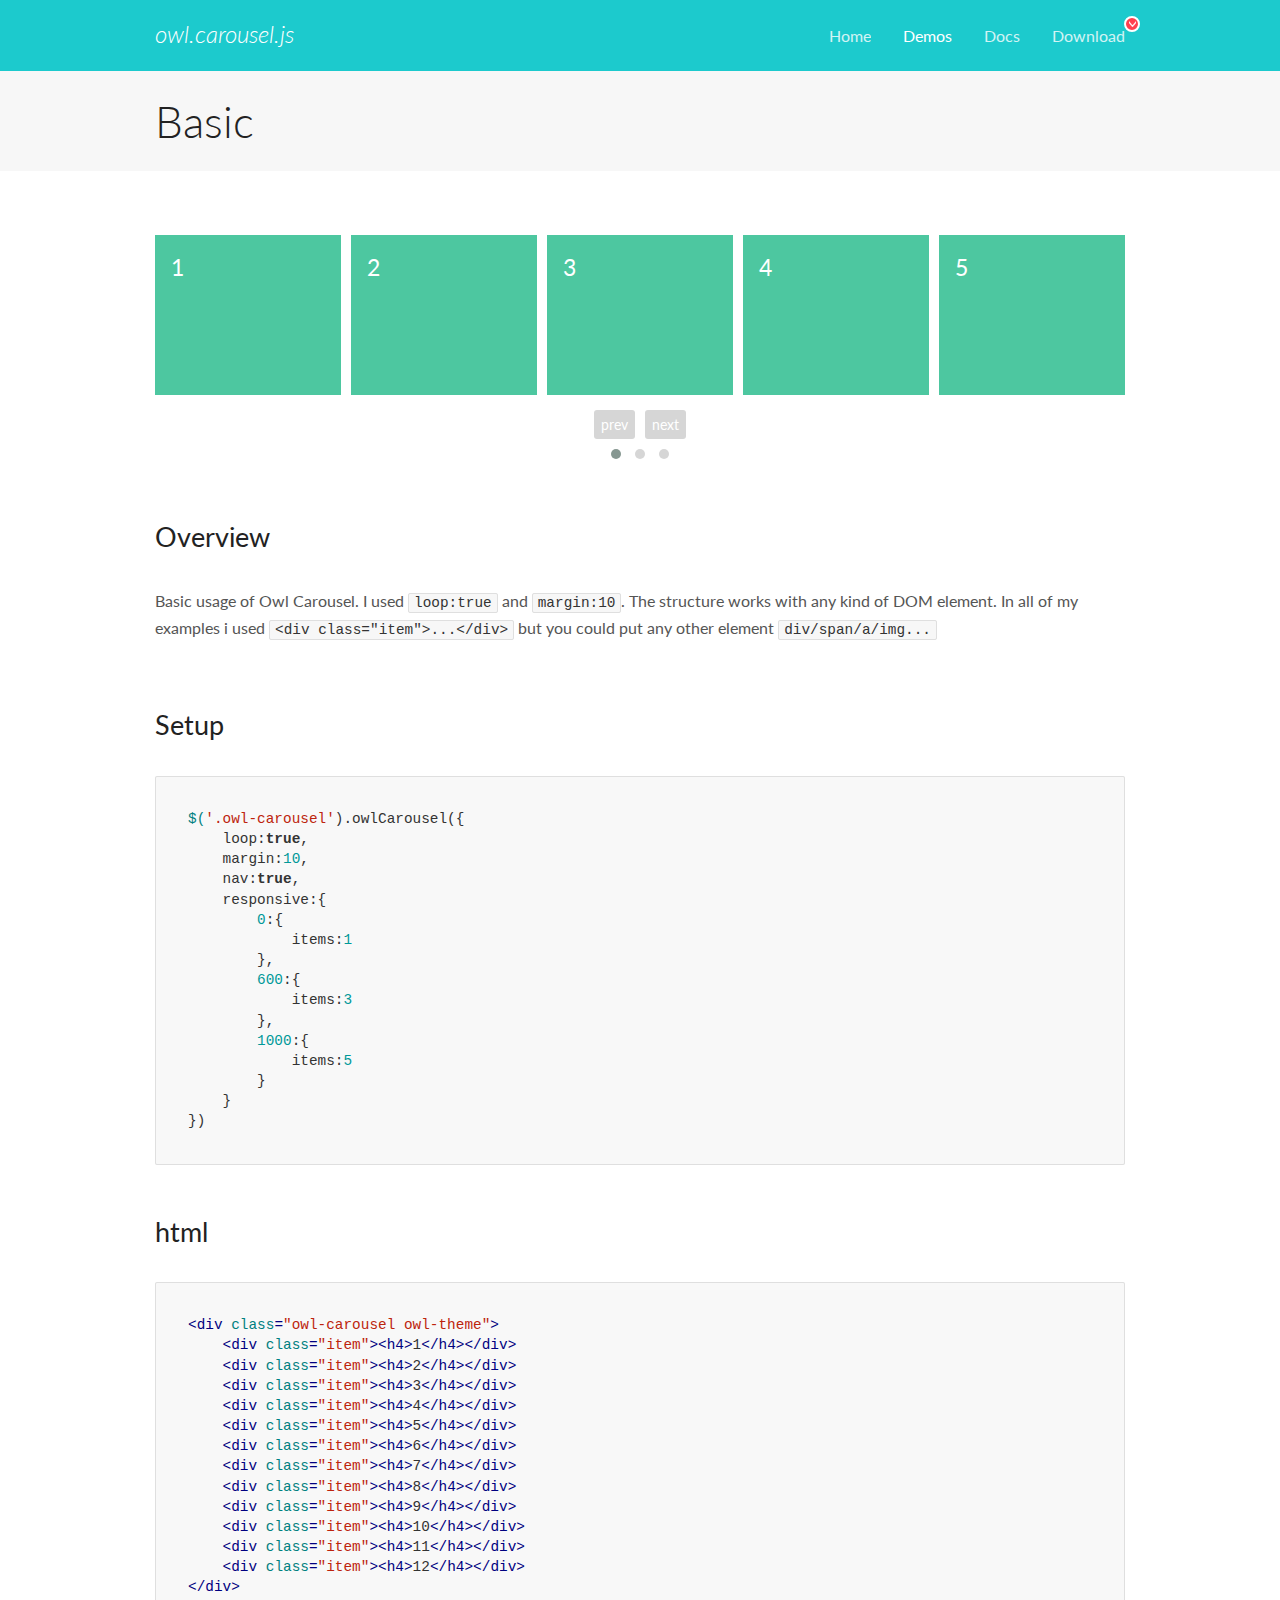
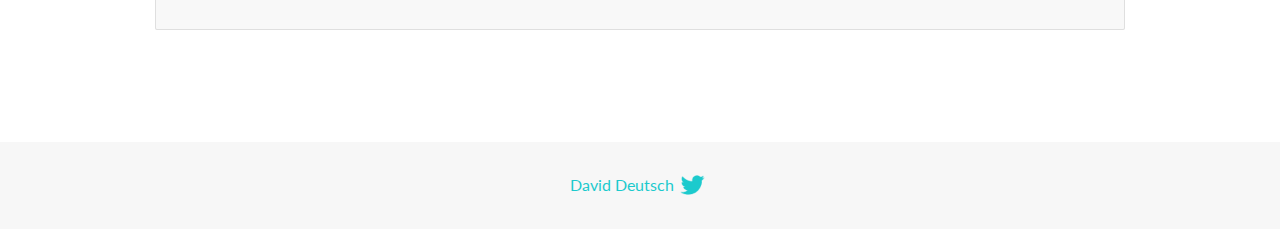
<file: libs/OwlCarousel2-2.2.1/docs/demos/basic.html>
<!DOCTYPE html>
<html lang="en">
  <head>

    <!-- head -->
    <meta charset="utf-8">
    <meta name="msapplication-tap-highlight" content="no" />
    <meta name="viewport" content="width=device-width, initial-scale=1.0" />
    <meta name="description" content="Basic usage demo">
    <meta name="author" content="David Deutsch">
    <title>
      Basic Demo | Owl Carousel | 2.2.1
    </title>

    <!-- Stylesheets -->
    <link href='https://fonts.googleapis.com/css?family=Lato:300,400,700,400italic,300italic' rel='stylesheet' type='text/css'>
    <link rel="stylesheet" href="../assets/css/docs.theme.min.css">

    <!-- Owl Stylesheets -->
    <link rel="stylesheet" href="../assets/owlcarousel/assets/owl.carousel.min.css">
    <link rel="stylesheet" href="../assets/owlcarousel/assets/owl.theme.default.min.css">

    <!-- HTML5 shim and Respond.js IE8 support of HTML5 elements and media queries -->

    <!--[if lt IE 9]>
      <script src="https://oss.maxcdn.com/libs/html5shiv/3.7.0/html5shiv.js"></script>
      <script src="https://oss.maxcdn.com/libs/respond.js/1.3.0/respond.min.js"></script>
    <![endif]-->

    <!-- Favicons -->
    <link rel="apple-touch-icon-precomposed" sizes="144x144" href="../assets/ico/apple-touch-icon-144-precomposed.png">
    <link rel="shortcut icon" href="../assets/ico/favicon.png">
    <link rel="shortcut icon" href="favicon.ico">

    <!-- Yeah i know js should not be in header. Its required for demos.-->

    <!-- javascript -->
    <script src="../assets/vendors/jquery.min.js"></script>
    <script src="../assets/owlcarousel/owl.carousel.js"></script>
  </head>
  <body>

    <!-- header -->
    <header class="header">
      <div class="row">
        <div class="large-12 columns">
          <div class="brand left">
            <h3>
              <a href="/OwlCarousel2/">owl.carousel.js</a> 
            </h3>
          </div>
          <a id="toggle-nav" class="right">
            <span></span> <span></span> <span></span> 
          </a> 
          <div class="nav-bar">
            <ul class="clearfix">
              <li> <a href="/OwlCarousel2/index.html">Home</a>  </li>
              <li class="active">
                <a href="/OwlCarousel2/demos/demos.html">Demos</a> 
              </li>
              <li> <a href="/OwlCarousel2/docs/started-welcome.html">Docs</a>  </li>
              <li>
                <a href="https://github.com/OwlCarousel2/OwlCarousel2/archive/2.2.1.zip">Download</a> 
                <span class="download"></span> 
              </li>
            </ul>
          </div>
        </div>
      </div>
    </header>

    <!-- title -->
    <section class="title">
      <div class="row">
        <div class="large-12 columns">
          <h1>Basic</h1>
        </div>
      </div>
    </section>

    <!--  Demos -->
    <section id="demos">
      <div class="row">
        <div class="large-12 columns">
          <div class="owl-carousel owl-theme">
            <div class="item">
              <h4>1</h4>
            </div>
            <div class="item">
              <h4>2</h4>
            </div>
            <div class="item">
              <h4>3</h4>
            </div>
            <div class="item">
              <h4>4</h4>
            </div>
            <div class="item">
              <h4>5</h4>
            </div>
            <div class="item">
              <h4>6</h4>
            </div>
            <div class="item">
              <h4>7</h4>
            </div>
            <div class="item">
              <h4>8</h4>
            </div>
            <div class="item">
              <h4>9</h4>
            </div>
            <div class="item">
              <h4>10</h4>
            </div>
            <div class="item">
              <h4>11</h4>
            </div>
            <div class="item">
              <h4>12</h4>
            </div>
          </div>
          <h3 id="overview">Overview</h3>
          <p>Basic usage of Owl Carousel. I used <code>loop:true</code> and <code>margin:10</code>. The structure works with any kind of DOM element. In all of my examples i used <code>&lt;div class=&quot;item&quot;&gt;...&lt;/div&gt;</code> but you could
            put any other element <code>div/span/a/img...</code></p>
          <h3 id="setup">Setup</h3>
          <pre><code>$(&#39;.owl-carousel&#39;).owlCarousel({
    loop:true,
    margin:10,
    nav:true,
    responsive:{
        0:{
            items:1
        },
        600:{
            items:3
        },
        1000:{
            items:5
        }
    }
})</code></pre>
          <h3 id="html">html</h3>
          <pre><code>&lt;div class=&quot;owl-carousel owl-theme&quot;&gt;
    &lt;div class=&quot;item&quot;&gt;&lt;h4&gt;1&lt;/h4&gt;&lt;/div&gt;
    &lt;div class=&quot;item&quot;&gt;&lt;h4&gt;2&lt;/h4&gt;&lt;/div&gt;
    &lt;div class=&quot;item&quot;&gt;&lt;h4&gt;3&lt;/h4&gt;&lt;/div&gt;
    &lt;div class=&quot;item&quot;&gt;&lt;h4&gt;4&lt;/h4&gt;&lt;/div&gt;
    &lt;div class=&quot;item&quot;&gt;&lt;h4&gt;5&lt;/h4&gt;&lt;/div&gt;
    &lt;div class=&quot;item&quot;&gt;&lt;h4&gt;6&lt;/h4&gt;&lt;/div&gt;
    &lt;div class=&quot;item&quot;&gt;&lt;h4&gt;7&lt;/h4&gt;&lt;/div&gt;
    &lt;div class=&quot;item&quot;&gt;&lt;h4&gt;8&lt;/h4&gt;&lt;/div&gt;
    &lt;div class=&quot;item&quot;&gt;&lt;h4&gt;9&lt;/h4&gt;&lt;/div&gt;
    &lt;div class=&quot;item&quot;&gt;&lt;h4&gt;10&lt;/h4&gt;&lt;/div&gt;
    &lt;div class=&quot;item&quot;&gt;&lt;h4&gt;11&lt;/h4&gt;&lt;/div&gt;
    &lt;div class=&quot;item&quot;&gt;&lt;h4&gt;12&lt;/h4&gt;&lt;/div&gt;
&lt;/div&gt;</code></pre>
          <script>
            $(document).ready(function() {
              var owl = $('.owl-carousel');
              owl.owlCarousel({
                margin: 10,
                nav: true,
                loop: true,
                responsive: {
                  0: {
                    items: 1
                  },
                  600: {
                    items: 3
                  },
                  1000: {
                    items: 5
                  }
                }
              })
            })
          </script>
        </div>
      </div>
    </section>

    <!-- footer -->
    <footer class="footer">
      <div class="row">
        <div class="large-12 columns">
          <h5>
            <a href="/OwlCarousel2/docs/support-contact.html">David Deutsch</a> 
            <a id="custom-tweet-button" href="https://twitter.com/share?url=https://github.com/OwlCarousel2/OwlCarousel2&text=Owl Carousel - This is so awesome! " target="_blank"></a> 
          </h5>
        </div>
      </div>
    </footer>

    <!-- vendors -->
    <script src="../assets/vendors/highlight.js"></script>
    <script src="../assets/js/app.js"></script>
  </body>
</html>
</file>
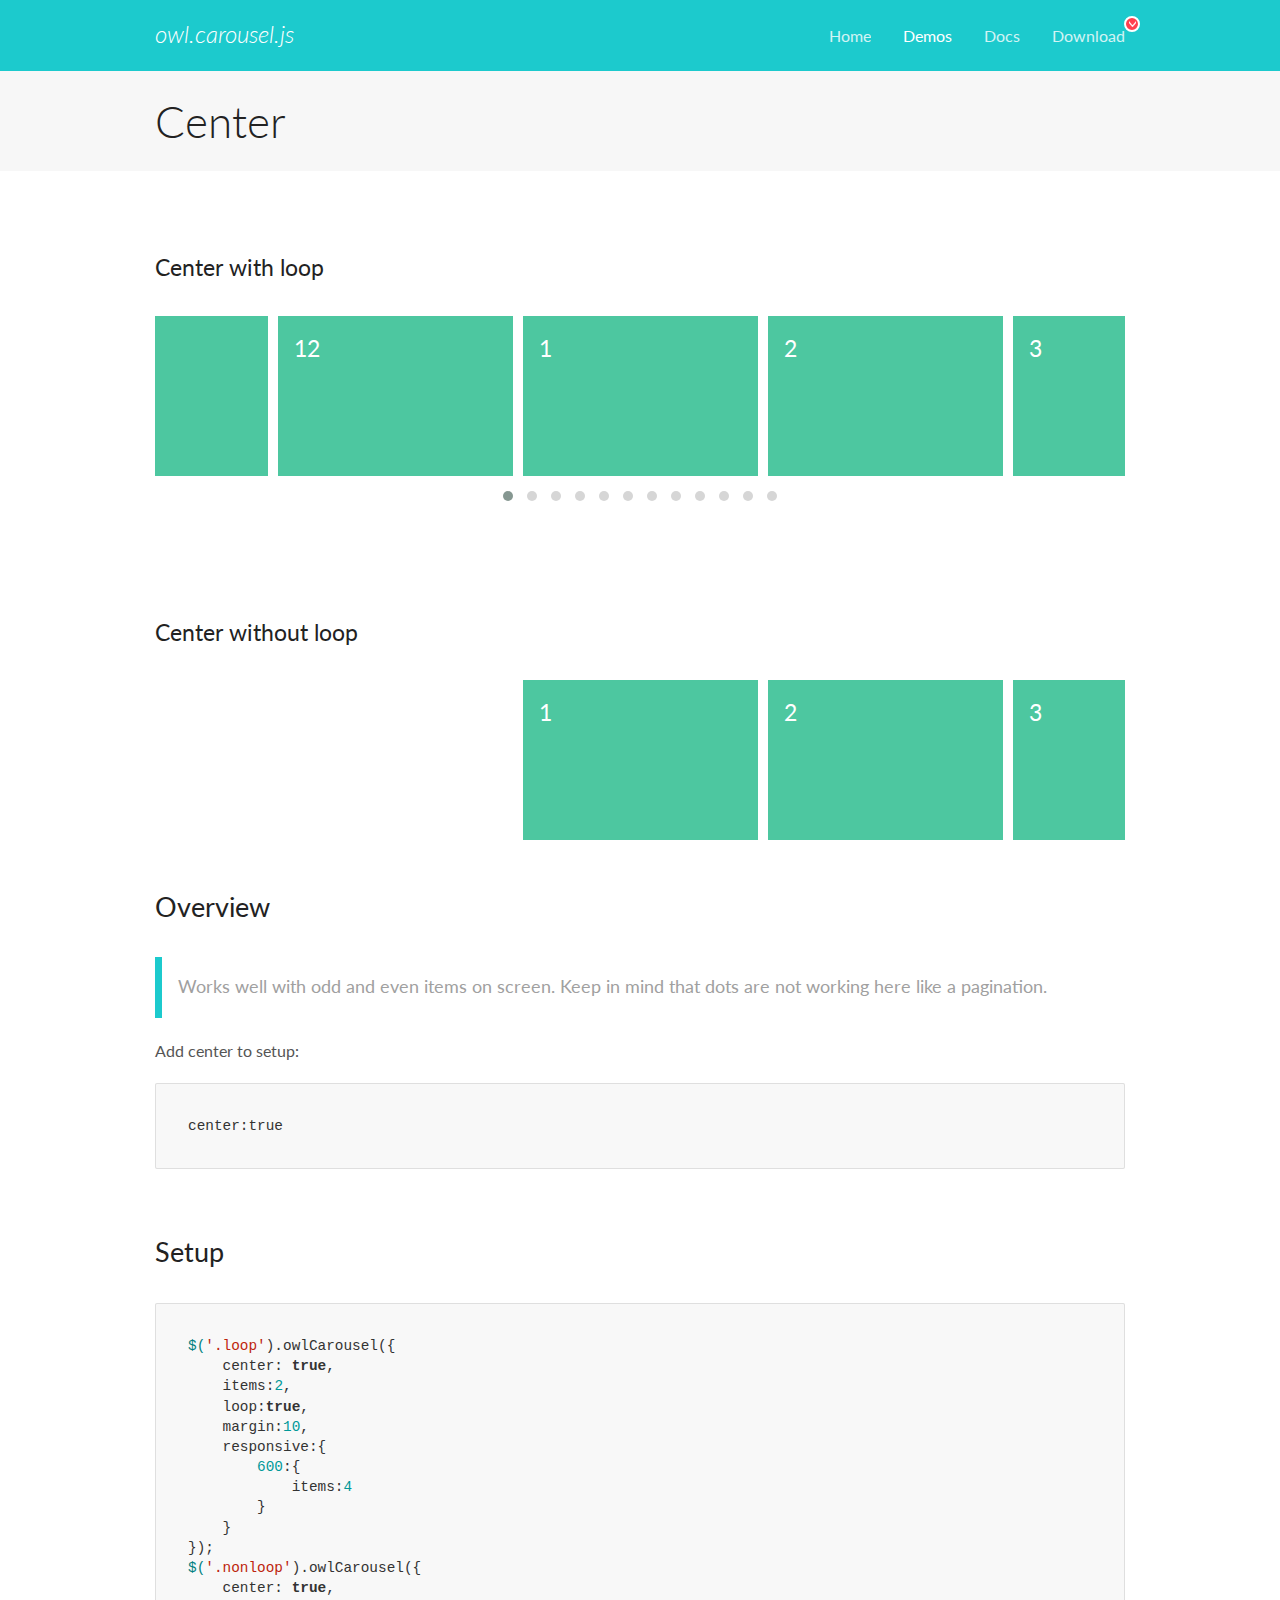
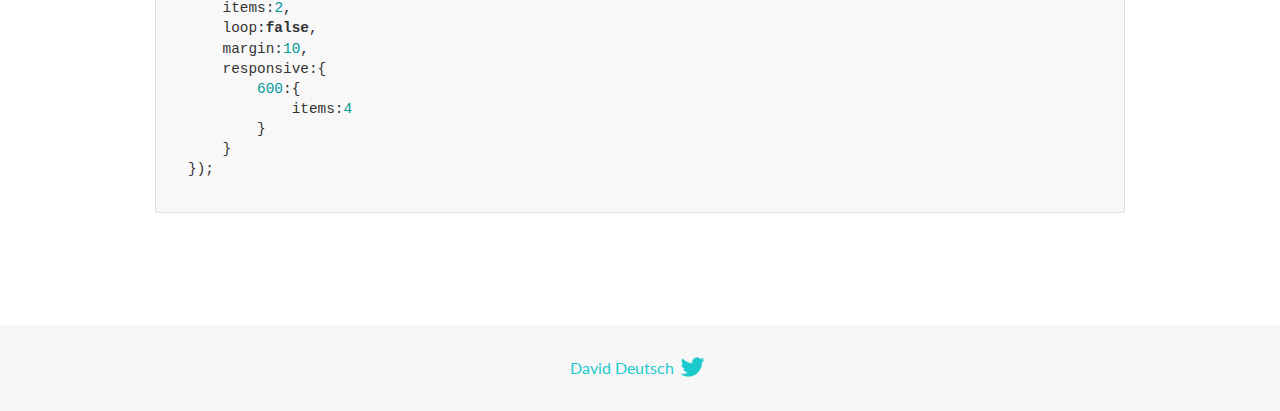
<file: libs/OwlCarousel2-2.2.1/docs/demos/center.html>
<!DOCTYPE html>
<html lang="en">
  <head>

    <!-- head -->
    <meta charset="utf-8">
    <meta name="msapplication-tap-highlight" content="no" />
    <meta name="viewport" content="width=device-width, initial-scale=1.0" />
    <meta name="description" content="Center carousel">
    <meta name="author" content="David Deutsch">
    <title>
      Center Demo | Owl Carousel | 2.2.1
    </title>

    <!-- Stylesheets -->
    <link href='https://fonts.googleapis.com/css?family=Lato:300,400,700,400italic,300italic' rel='stylesheet' type='text/css'>
    <link rel="stylesheet" href="../assets/css/docs.theme.min.css">

    <!-- Owl Stylesheets -->
    <link rel="stylesheet" href="../assets/owlcarousel/assets/owl.carousel.min.css">
    <link rel="stylesheet" href="../assets/owlcarousel/assets/owl.theme.default.min.css">

    <!-- HTML5 shim and Respond.js IE8 support of HTML5 elements and media queries -->

    <!--[if lt IE 9]>
      <script src="https://oss.maxcdn.com/libs/html5shiv/3.7.0/html5shiv.js"></script>
      <script src="https://oss.maxcdn.com/libs/respond.js/1.3.0/respond.min.js"></script>
    <![endif]-->

    <!-- Favicons -->
    <link rel="apple-touch-icon-precomposed" sizes="144x144" href="../assets/ico/apple-touch-icon-144-precomposed.png">
    <link rel="shortcut icon" href="../assets/ico/favicon.png">
    <link rel="shortcut icon" href="favicon.ico">

    <!-- Yeah i know js should not be in header. Its required for demos.-->

    <!-- javascript -->
    <script src="../assets/vendors/jquery.min.js"></script>
    <script src="../assets/owlcarousel/owl.carousel.js"></script>
  </head>
  <body>

    <!-- header -->
    <header class="header">
      <div class="row">
        <div class="large-12 columns">
          <div class="brand left">
            <h3>
              <a href="/OwlCarousel2/">owl.carousel.js</a> 
            </h3>
          </div>
          <a id="toggle-nav" class="right">
            <span></span> <span></span> <span></span> 
          </a> 
          <div class="nav-bar">
            <ul class="clearfix">
              <li> <a href="/OwlCarousel2/index.html">Home</a>  </li>
              <li class="active">
                <a href="/OwlCarousel2/demos/demos.html">Demos</a> 
              </li>
              <li> <a href="/OwlCarousel2/docs/started-welcome.html">Docs</a>  </li>
              <li>
                <a href="https://github.com/OwlCarousel2/OwlCarousel2/archive/2.2.1.zip">Download</a> 
                <span class="download"></span> 
              </li>
            </ul>
          </div>
        </div>
      </div>
    </header>

    <!-- title -->
    <section class="title">
      <div class="row">
        <div class="large-12 columns">
          <h1>Center</h1>
        </div>
      </div>
    </section>

    <!--  Demos -->
    <section id="demos">
      <div class="row">
        <div class="large-12 columns">
          <h4 id="center-with-loop">Center with loop</h4>
          <div class="loop owl-carousel owl-theme">
            <div class="item">
              <h4>1</h4>
            </div>
            <div class="item">
              <h4>2</h4>
            </div>
            <div class="item">
              <h4>3</h4>
            </div>
            <div class="item">
              <h4>4</h4>
            </div>
            <div class="item">
              <h4>5</h4>
            </div>
            <div class="item">
              <h4>6</h4>
            </div>
            <div class="item">
              <h4>7</h4>
            </div>
            <div class="item">
              <h4>8</h4>
            </div>
            <div class="item">
              <h4>9</h4>
            </div>
            <div class="item">
              <h4>10</h4>
            </div>
            <div class="item">
              <h4>11</h4>
            </div>
            <div class="item">
              <h4>12</h4>
            </div>
          </div>
          <br>
          <h4 id="center-without-loop">Center without loop</h4>
          <div class="nonloop owl-carousel">
            <div class="item">
              <h4>1</h4>
            </div>
            <div class="item">
              <h4>2</h4>
            </div>
            <div class="item">
              <h4>3</h4>
            </div>
            <div class="item">
              <h4>4</h4>
            </div>
            <div class="item">
              <h4>5</h4>
            </div>
            <div class="item">
              <h4>6</h4>
            </div>
            <div class="item">
              <h4>7</h4>
            </div>
            <div class="item">
              <h4>8</h4>
            </div>
            <div class="item">
              <h4>9</h4>
            </div>
            <div class="item">
              <h4>10</h4>
            </div>
            <div class="item">
              <h4>11</h4>
            </div>
            <div class="item">
              <h4>12</h4>
            </div>
          </div>
          <h3 id="overview">Overview</h3>
          <blockquote>
            <p>Works well with odd and even items on screen. Keep in mind that dots are not working here like a pagination.</p>
          </blockquote>
          <p>Add center to setup:</p>
          <pre><code>center:true</code></pre>
          <h3 id="setup">Setup</h3>
          <pre><code>$(&#39;.loop&#39;).owlCarousel({
    center: true,
    items:2,
    loop:true,
    margin:10,
    responsive:{
        600:{
            items:4
        }
    }
});
$(&#39;.nonloop&#39;).owlCarousel({
    center: true,
    items:2,
    loop:false,
    margin:10,
    responsive:{
        600:{
            items:4
        }
    }
});</code></pre>
          <script>
            jQuery(document).ready(function($) {
              $('.loop').owlCarousel({
                center: true,
                items: 2,
                loop: true,
                margin: 10,
                responsive: {
                  600: {
                    items: 4
                  }
                }
              });
              $('.nonloop').owlCarousel({
                center: true,
                items: 2,
                loop: false,
                margin: 10,
                responsive: {
                  600: {
                    items: 4
                  }
                }
              });
            });
          </script>
        </div>
      </div>
    </section>

    <!-- footer -->
    <footer class="footer">
      <div class="row">
        <div class="large-12 columns">
          <h5>
            <a href="/OwlCarousel2/docs/support-contact.html">David Deutsch</a> 
            <a id="custom-tweet-button" href="https://twitter.com/share?url=https://github.com/OwlCarousel2/OwlCarousel2&text=Owl Carousel - This is so awesome! " target="_blank"></a> 
          </h5>
        </div>
      </div>
    </footer>

    <!-- vendors -->
    <script src="../assets/vendors/highlight.js"></script>
    <script src="../assets/js/app.js"></script>
  </body>
</html>
</file>
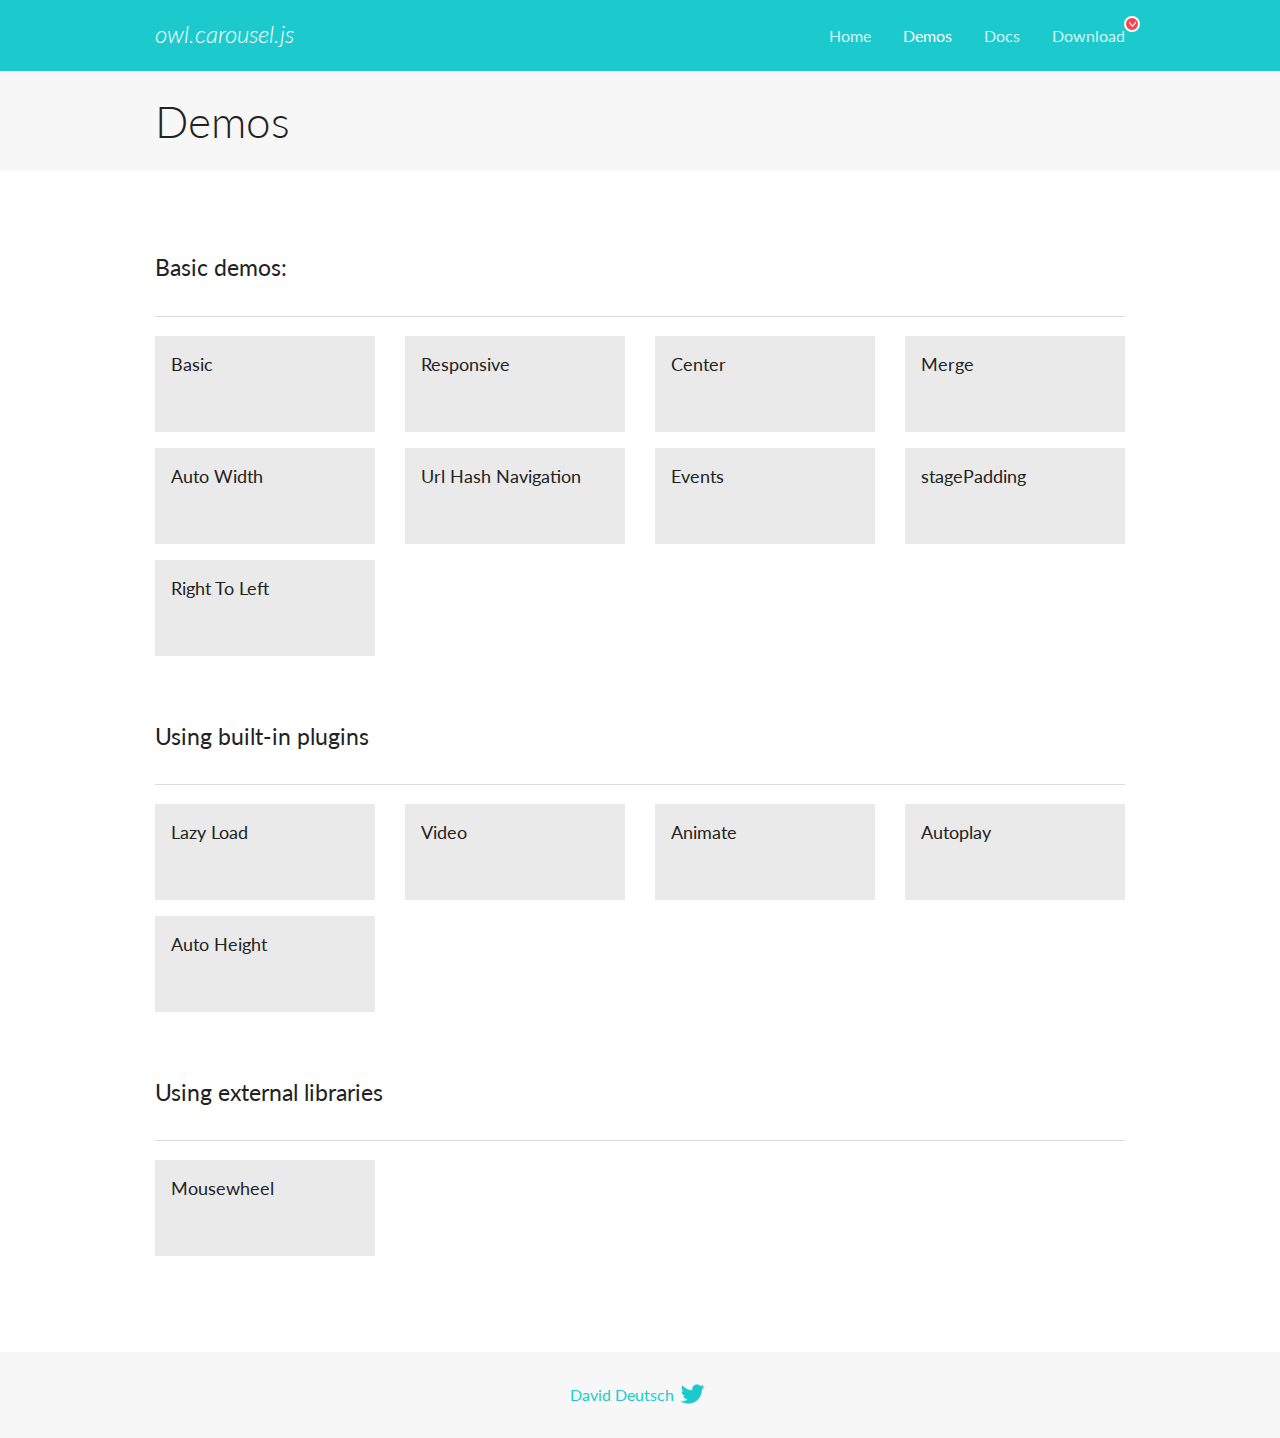
<file: libs/OwlCarousel2-2.2.1/docs/demos/demos.html>
<!DOCTYPE html>
<html lang="en">
  <head>

    <!-- head -->
    <meta charset="utf-8">
    <meta name="msapplication-tap-highlight" content="no" />
    <meta name="viewport" content="width=device-width, initial-scale=1.0" />
    <meta name="description" content="A list of Owl Carousel examples.">
    <meta name="author" content="David Deutsch">
    <title>
      Demos | Owl Carousel | 2.2.1
    </title>

    <!-- Stylesheets -->
    <link href='https://fonts.googleapis.com/css?family=Lato:300,400,700,400italic,300italic' rel='stylesheet' type='text/css'>
    <link rel="stylesheet" href="../assets/css/docs.theme.min.css">

    <!-- Owl Stylesheets -->
    <link rel="stylesheet" href="../assets/owlcarousel/assets/owl.carousel.min.css">
    <link rel="stylesheet" href="../assets/owlcarousel/assets/owl.theme.default.min.css">

    <!-- HTML5 shim and Respond.js IE8 support of HTML5 elements and media queries -->

    <!--[if lt IE 9]>
      <script src="https://oss.maxcdn.com/libs/html5shiv/3.7.0/html5shiv.js"></script>
      <script src="https://oss.maxcdn.com/libs/respond.js/1.3.0/respond.min.js"></script>
    <![endif]-->

    <!-- Favicons -->
    <link rel="apple-touch-icon-precomposed" sizes="144x144" href="../assets/ico/apple-touch-icon-144-precomposed.png">
    <link rel="shortcut icon" href="../assets/ico/favicon.png">
    <link rel="shortcut icon" href="favicon.ico">

    <!-- Yeah i know js should not be in header. Its required for demos.-->

    <!-- javascript -->
    <script src="../assets/vendors/jquery.min.js"></script>
    <script src="../assets/owlcarousel/owl.carousel.js"></script>
  </head>
  <body>

    <!-- header -->
    <header class="header">
      <div class="row">
        <div class="large-12 columns">
          <div class="brand left">
            <h3>
              <a href="/OwlCarousel2/">owl.carousel.js</a> 
            </h3>
          </div>
          <a id="toggle-nav" class="right">
            <span></span> <span></span> <span></span> 
          </a> 
          <div class="nav-bar">
            <ul class="clearfix">
              <li> <a href="/OwlCarousel2/index.html">Home</a>  </li>
              <li class="active">
                <a href="/OwlCarousel2/demos/demos.html">Demos</a> 
              </li>
              <li> <a href="/OwlCarousel2/docs/started-welcome.html">Docs</a>  </li>
              <li>
                <a href="https://github.com/OwlCarousel2/OwlCarousel2/archive/2.2.1.zip">Download</a> 
                <span class="download"></span> 
              </li>
            </ul>
          </div>
        </div>
      </div>
    </header>

    <!-- title -->
    <section class="title">
      <div class="row">
        <div class="large-12 columns">
          <h1>Demos</h1>
        </div>
      </div>
    </section>

    <!--  Demos -->
    <section id="demos">
      <div class="row">
        <div class="large-12 columns">
          <h4 id="basic-demos-">Basic demos:</h4>
          <hr>
          <div class="demo-list">
            <div class="row">
              <div class="small-6 medium-4 large-3 columns">
                <a href="basic.html" class="demo-block">
                  <h5>Basic </h5>
                </a> 
              </div>
              <div class="small-6 medium-4 large-3 columns">
                <a href="responsive.html" class="demo-block">
                  <h5>Responsive </h5>
                </a> 
              </div>
              <div class="small-6 medium-4 large-3 columns">
                <a href="center.html" class="demo-block">
                  <h5>Center </h5>
                </a> 
              </div>
              <div class="small-6 medium-4 large-3 columns">
                <a href="merge.html" class="demo-block">
                  <h5>Merge </h5>
                </a> 
              </div>
              <div class="small-6 medium-4 large-3 columns">
                <a href="autowidth.html" class="demo-block">
                  <h5>Auto Width </h5>
                </a> 
              </div>
              <div class="small-6 medium-4 large-3 columns">
                <a href="urlhashnav.html" class="demo-block">
                  <h5>Url Hash Navigation </h5>
                </a> 
              </div>
              <div class="small-6 medium-4 large-3 columns">
                <a href="events.html" class="demo-block">
                  <h5>Events </h5>
                </a> 
              </div>
              <div class="small-6 medium-4 large-3 columns">
                <a href="stagepadding.html" class="demo-block">
                  <h5>stagePadding </h5>
                </a> 
              </div>
              <div class="small-6 medium-4 large-3 columns">
                <a href="rtl.html" class="demo-block">
                  <h5>Right To Left </h5>
                </a> 
              </div>
            </div>
          </div>
          <h4 id="using-built-in-plugins">Using built-in plugins</h4>
          <hr>
          <div class="demo-list">
            <div class="row">
              <div class="small-6 medium-4 large-3 columns">
                <a href="lazyLoad.html" class="demo-block">
                  <h5>Lazy Load </h5>
                </a> 
              </div>
              <div class="small-6 medium-4 large-3 columns">
                <a href="video.html" class="demo-block">
                  <h5>Video </h5>
                </a> 
              </div>
              <div class="small-6 medium-4 large-3 columns">
                <a href="animate.html" class="demo-block">
                  <h5>Animate </h5>
                </a> 
              </div>
              <div class="small-6 medium-4 large-3 columns">
                <a href="autoplay.html" class="demo-block">
                  <h5>Autoplay </h5>
                </a> 
              </div>
              <div class="small-6 medium-4 large-3 columns">
                <a href="autoheight.html" class="demo-block">
                  <h5>Auto Height </h5>
                </a> 
              </div>
            </div>
          </div>
          <h4 id="using-external-libraries">Using external libraries</h4>
          <hr>
          <div class="demo-list">
            <div class="row">
              <div class="small-6 medium-4 large-3 columns">
                <a href="mousewheel.html" class="demo-block">
                  <h5>Mousewheel </h5>
                </a> 
              </div>
            </div>
          </div>
        </div>
      </div>
    </section>

    <!-- footer -->
    <footer class="footer">
      <div class="row">
        <div class="large-12 columns">
          <h5>
            <a href="/OwlCarousel2/docs/support-contact.html">David Deutsch</a> 
            <a id="custom-tweet-button" href="https://twitter.com/share?url=https://github.com/OwlCarousel2/OwlCarousel2&text=Owl Carousel - This is so awesome! " target="_blank"></a> 
          </h5>
        </div>
      </div>
    </footer>

    <!-- vendors -->
    <script src="../assets/vendors/highlight.js"></script>
    <script src="../assets/js/app.js"></script>
  </body>
</html>
</file>
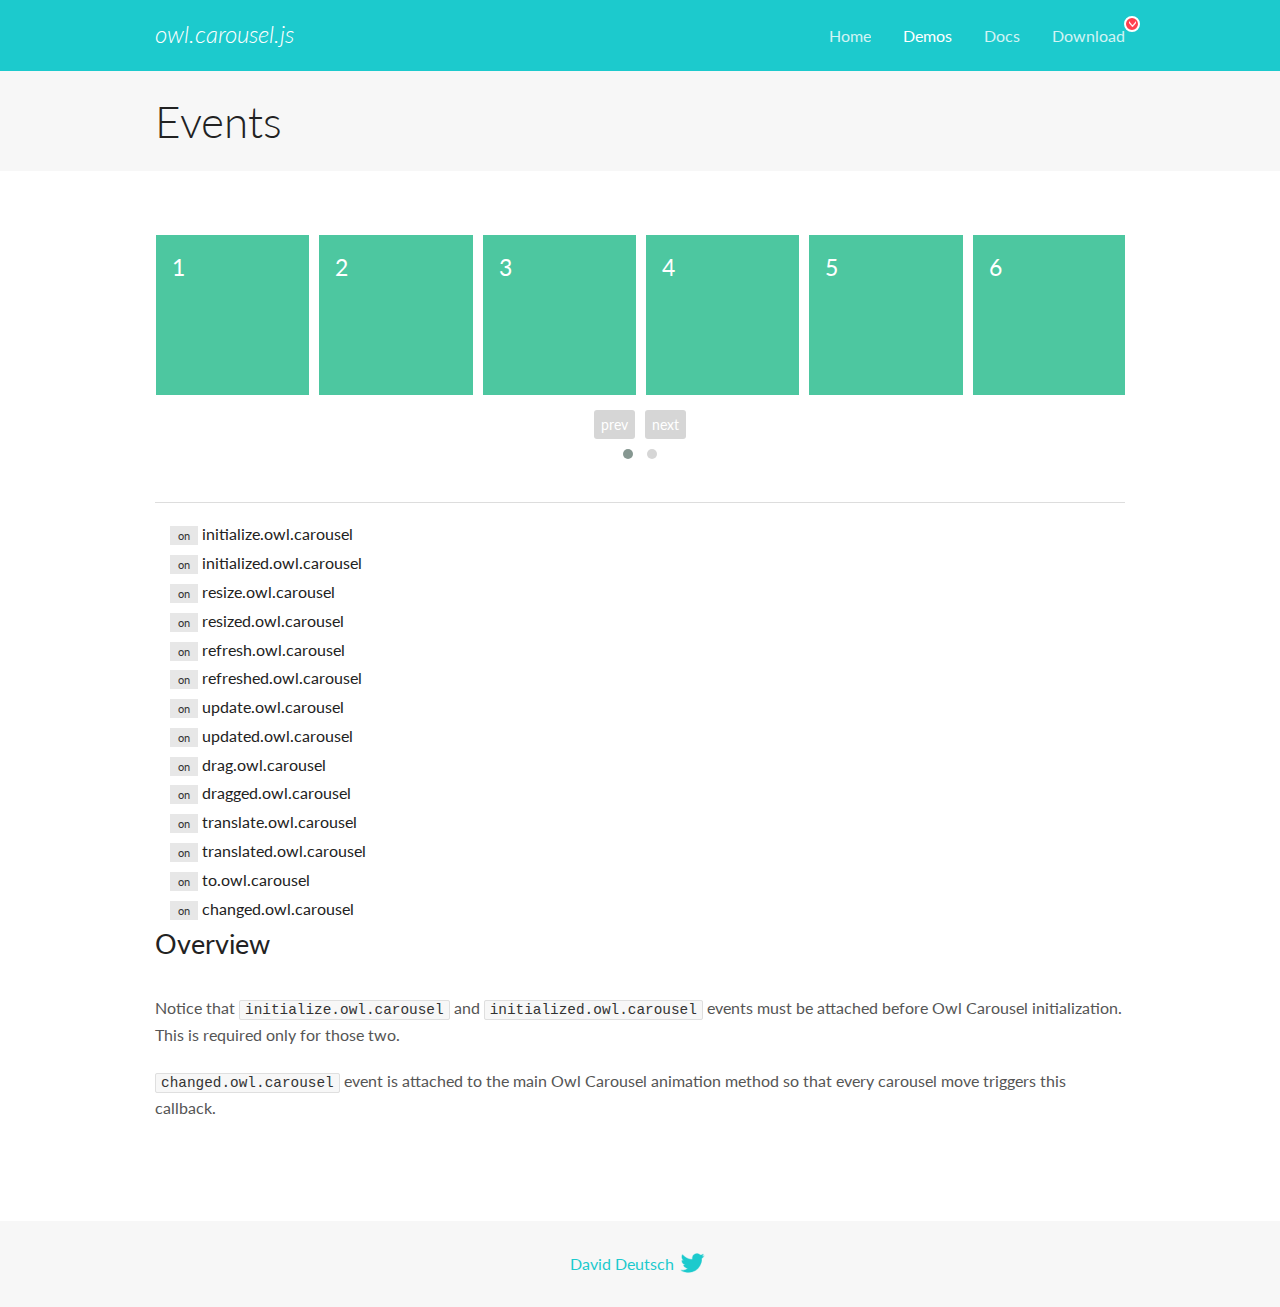
<file: libs/OwlCarousel2-2.2.1/docs/demos/events.html>
<!DOCTYPE html>
<html lang="en">
  <head>

    <!-- head -->
    <meta charset="utf-8">
    <meta name="msapplication-tap-highlight" content="no" />
    <meta name="viewport" content="width=device-width, initial-scale=1.0" />
    <meta name="description" content="Events usage demo">
    <meta name="author" content="David Deutsch">
    <title>
      Events Demo | Owl Carousel | 2.2.1
    </title>

    <!-- Stylesheets -->
    <link href='https://fonts.googleapis.com/css?family=Lato:300,400,700,400italic,300italic' rel='stylesheet' type='text/css'>
    <link rel="stylesheet" href="../assets/css/docs.theme.min.css">

    <!-- Owl Stylesheets -->
    <link rel="stylesheet" href="../assets/owlcarousel/assets/owl.carousel.min.css">
    <link rel="stylesheet" href="../assets/owlcarousel/assets/owl.theme.default.min.css">

    <!-- HTML5 shim and Respond.js IE8 support of HTML5 elements and media queries -->

    <!--[if lt IE 9]>
      <script src="https://oss.maxcdn.com/libs/html5shiv/3.7.0/html5shiv.js"></script>
      <script src="https://oss.maxcdn.com/libs/respond.js/1.3.0/respond.min.js"></script>
    <![endif]-->

    <!-- Favicons -->
    <link rel="apple-touch-icon-precomposed" sizes="144x144" href="../assets/ico/apple-touch-icon-144-precomposed.png">
    <link rel="shortcut icon" href="../assets/ico/favicon.png">
    <link rel="shortcut icon" href="favicon.ico">

    <!-- Yeah i know js should not be in header. Its required for demos.-->

    <!-- javascript -->
    <script src="../assets/vendors/jquery.min.js"></script>
    <script src="../assets/owlcarousel/owl.carousel.js"></script>
  </head>
  <body>

    <!-- header -->
    <header class="header">
      <div class="row">
        <div class="large-12 columns">
          <div class="brand left">
            <h3>
              <a href="/OwlCarousel2/">owl.carousel.js</a> 
            </h3>
          </div>
          <a id="toggle-nav" class="right">
            <span></span> <span></span> <span></span> 
          </a> 
          <div class="nav-bar">
            <ul class="clearfix">
              <li> <a href="/OwlCarousel2/index.html">Home</a>  </li>
              <li class="active">
                <a href="/OwlCarousel2/demos/demos.html">Demos</a> 
              </li>
              <li> <a href="/OwlCarousel2/docs/started-welcome.html">Docs</a>  </li>
              <li>
                <a href="https://github.com/OwlCarousel2/OwlCarousel2/archive/2.2.1.zip">Download</a> 
                <span class="download"></span> 
              </li>
            </ul>
          </div>
        </div>
      </div>
    </header>

    <!-- title -->
    <section class="title">
      <div class="row">
        <div class="large-12 columns">
          <h1>Events</h1>
        </div>
      </div>
    </section>

    <!--  Demos -->
    <section id="demos">
      <div class="row">
        <div class="large-12 columns">
          <div class="owl-carousel owl-theme">
            <div class="item">
              <h4>1</h4>
            </div>
            <div class="item">
              <h4>2</h4>
            </div>
            <div class="item">
              <h4>3</h4>
            </div>
            <div class="item">
              <h4>4</h4>
            </div>
            <div class="item">
              <h4>5</h4>
            </div>
            <div class="item">
              <h4>6</h4>
            </div>
            <div class="item">
              <h4>7</h4>
            </div>
            <div class="item">
              <h4>8</h4>
            </div>
            <div class="item">
              <h4>9</h4>
            </div>
            <div class="item">
              <h4>10</h4>
            </div>
            <div class="item">
              <h4>11</h4>
            </div>
            <div class="item">
              <h4>12</h4>
            </div>
          </div>
          <hr>
          <div class="large-12 columns callbacks">
            <div><span class="label secondary initialize">on</span>  initialize.owl.carousel </div>
            <div><span class="label secondary initialized">on</span>  initialized.owl.carousel </div>
            <div><span class="label secondary resize">on</span>  resize.owl.carousel </div>
            <div><span class="label secondary resized">on</span>  resized.owl.carousel </div>
            <div><span class="label secondary refresh">on</span>  refresh.owl.carousel </div>
            <div><span class="label secondary refreshed">on</span>  refreshed.owl.carousel </div>
            <div><span class="label secondary update">on</span>  update.owl.carousel </div>
            <div><span class="label secondary updated">on</span>  updated.owl.carousel </div>
            <div><span class="label secondary drag">on</span>  drag.owl.carousel </div>
            <div><span class="label secondary dragged">on</span>  dragged.owl.carousel </div>
            <div><span class="label secondary translate">on</span>  translate.owl.carousel </div>
            <div><span class="label secondary translated">on</span>  translated.owl.carousel </div>
            <div><span class="label secondary to">on</span>  to.owl.carousel </div>
            <div><span class="label secondary changed">on</span>  changed.owl.carousel </div>
          </div>
          <h3 id="overview">Overview</h3>
          <p>Notice that <code>initialize.owl.carousel</code> and <code>initialized.owl.carousel</code> events must be attached before Owl Carousel initialization. This is required only for those two.</p>
          <p><code>changed.owl.carousel</code> event is attached to the main Owl Carousel animation method so that every carousel move triggers this callback.</p>
          <script>
            jQuery(document).ready(function($) {
              var owl = $('.owl-carousel');
              owl.on('initialize.owl.carousel initialized.owl.carousel ' +
                'initialize.owl.carousel initialize.owl.carousel ' +
                'resize.owl.carousel resized.owl.carousel ' +
                'refresh.owl.carousel refreshed.owl.carousel ' +
                'update.owl.carousel updated.owl.carousel ' +
                'drag.owl.carousel dragged.owl.carousel ' +
                'translate.owl.carousel translated.owl.carousel ' +
                'to.owl.carousel changed.owl.carousel',
                function(e) {
                  $('.' + e.type)
                    .removeClass('secondary')
                    .addClass('success');
                  window.setTimeout(function() {
                    $('.' + e.type)
                      .removeClass('success')
                      .addClass('secondary');
                  }, 500);
                });
              owl.owlCarousel({
                loop: true,
                nav: true,
                lazyLoad: true,
                margin: 10,
                video: true,
                responsive: {
                  0: {
                    items: 1
                  },
                  600: {
                    items: 3
                  },
                  960: {
                    items: 5,
                  },
                  1200: {
                    items: 6
                  }
                }
              });
            });
          </script>
        </div>
      </div>
    </section>

    <!-- footer -->
    <footer class="footer">
      <div class="row">
        <div class="large-12 columns">
          <h5>
            <a href="/OwlCarousel2/docs/support-contact.html">David Deutsch</a> 
            <a id="custom-tweet-button" href="https://twitter.com/share?url=https://github.com/OwlCarousel2/OwlCarousel2&text=Owl Carousel - This is so awesome! " target="_blank"></a> 
          </h5>
        </div>
      </div>
    </footer>

    <!-- vendors -->
    <script src="../assets/vendors/highlight.js"></script>
    <script src="../assets/js/app.js"></script>
  </body>
</html>
</file>
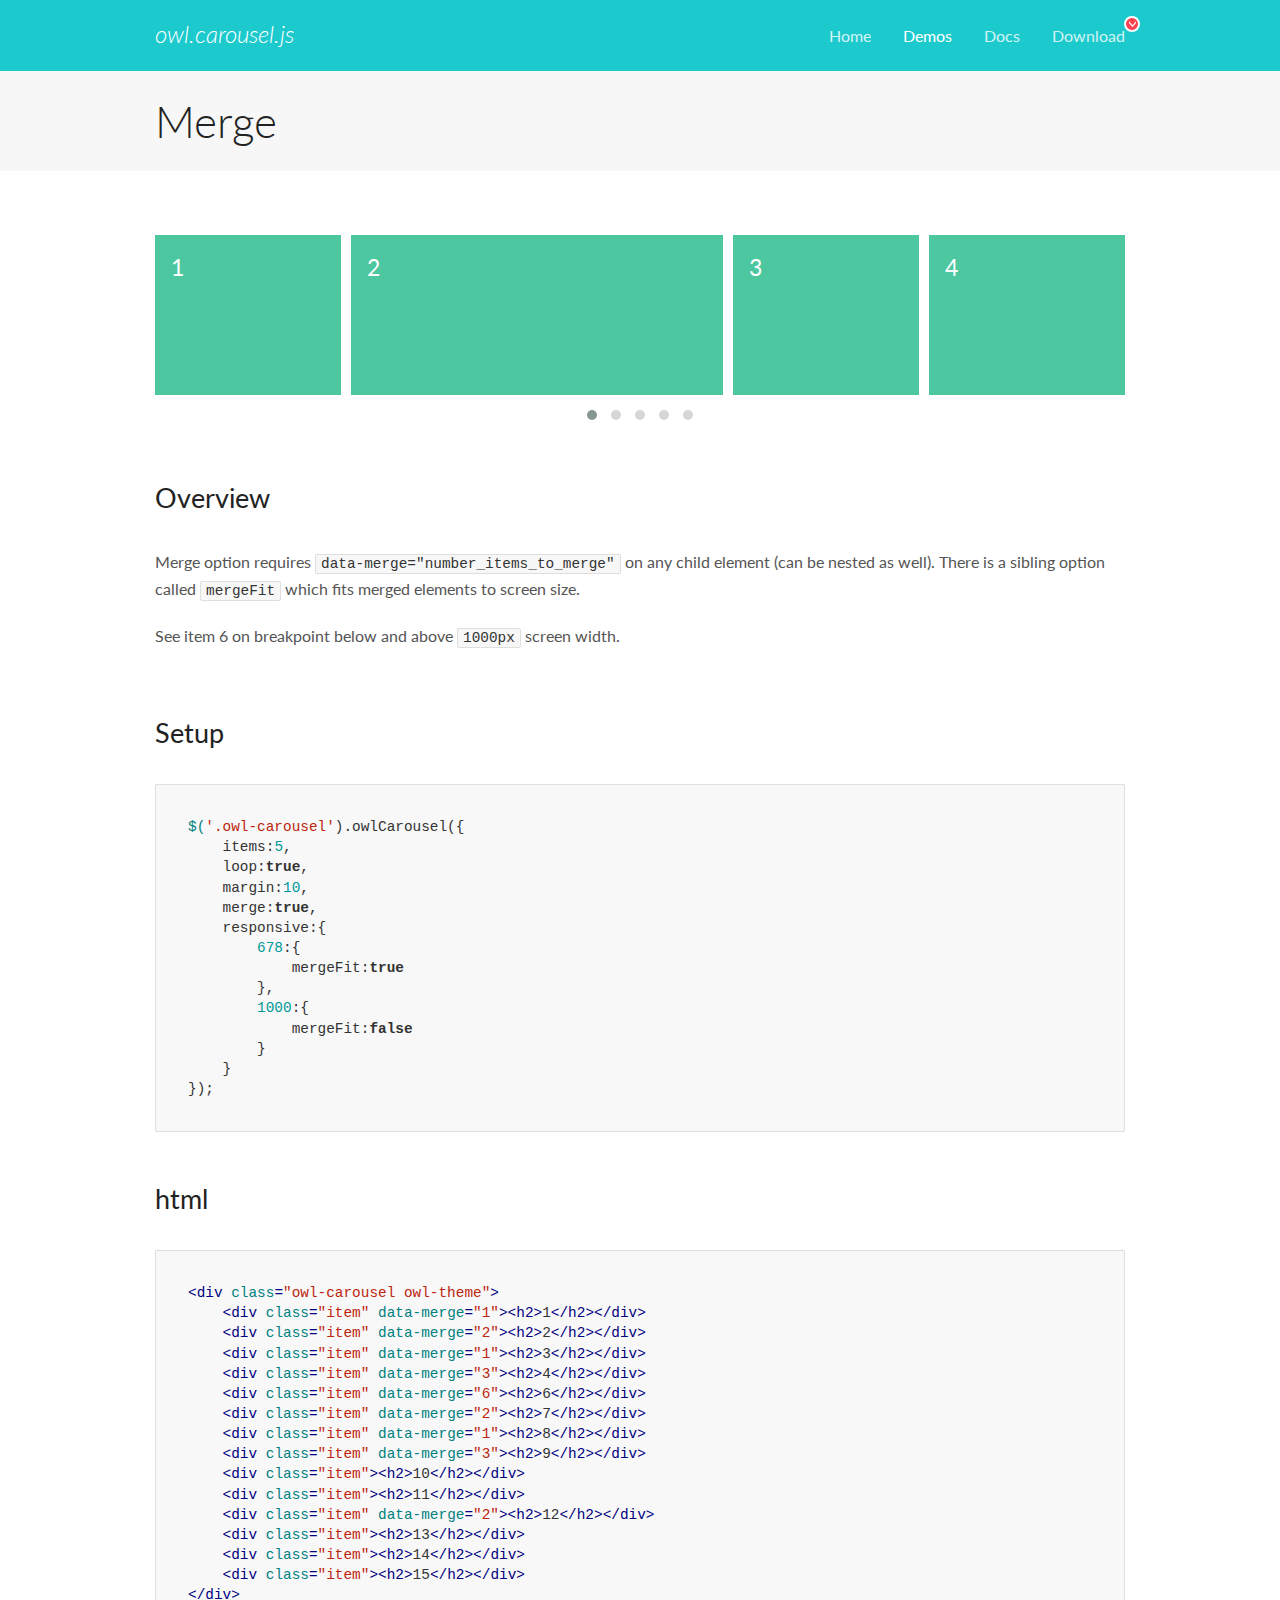
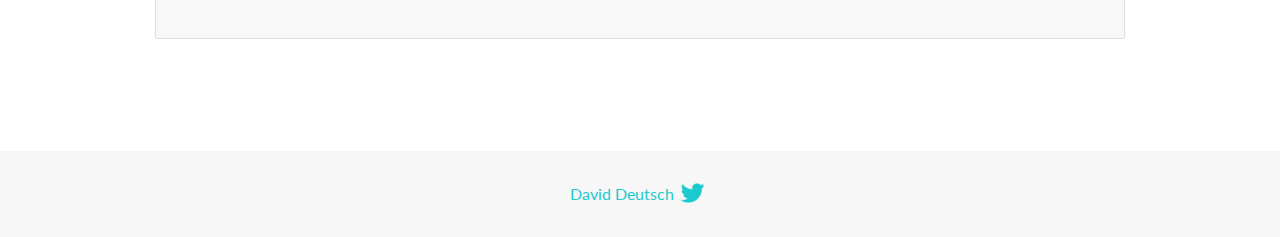
<file: libs/OwlCarousel2-2.2.1/docs/demos/merge.html>
<!DOCTYPE html>
<html lang="en">
  <head>

    <!-- head -->
    <meta charset="utf-8">
    <meta name="msapplication-tap-highlight" content="no" />
    <meta name="viewport" content="width=device-width, initial-scale=1.0" />
    <meta name="description" content="Merge Items">
    <meta name="author" content="David Deutsch">
    <title>
      Merge Demo | Owl Carousel | 2.2.1
    </title>

    <!-- Stylesheets -->
    <link href='https://fonts.googleapis.com/css?family=Lato:300,400,700,400italic,300italic' rel='stylesheet' type='text/css'>
    <link rel="stylesheet" href="../assets/css/docs.theme.min.css">

    <!-- Owl Stylesheets -->
    <link rel="stylesheet" href="../assets/owlcarousel/assets/owl.carousel.min.css">
    <link rel="stylesheet" href="../assets/owlcarousel/assets/owl.theme.default.min.css">

    <!-- HTML5 shim and Respond.js IE8 support of HTML5 elements and media queries -->

    <!--[if lt IE 9]>
      <script src="https://oss.maxcdn.com/libs/html5shiv/3.7.0/html5shiv.js"></script>
      <script src="https://oss.maxcdn.com/libs/respond.js/1.3.0/respond.min.js"></script>
    <![endif]-->

    <!-- Favicons -->
    <link rel="apple-touch-icon-precomposed" sizes="144x144" href="../assets/ico/apple-touch-icon-144-precomposed.png">
    <link rel="shortcut icon" href="../assets/ico/favicon.png">
    <link rel="shortcut icon" href="favicon.ico">

    <!-- Yeah i know js should not be in header. Its required for demos.-->

    <!-- javascript -->
    <script src="../assets/vendors/jquery.min.js"></script>
    <script src="../assets/owlcarousel/owl.carousel.js"></script>
  </head>
  <body>

    <!-- header -->
    <header class="header">
      <div class="row">
        <div class="large-12 columns">
          <div class="brand left">
            <h3>
              <a href="/OwlCarousel2/">owl.carousel.js</a> 
            </h3>
          </div>
          <a id="toggle-nav" class="right">
            <span></span> <span></span> <span></span> 
          </a> 
          <div class="nav-bar">
            <ul class="clearfix">
              <li> <a href="/OwlCarousel2/index.html">Home</a>  </li>
              <li class="active">
                <a href="/OwlCarousel2/demos/demos.html">Demos</a> 
              </li>
              <li> <a href="/OwlCarousel2/docs/started-welcome.html">Docs</a>  </li>
              <li>
                <a href="https://github.com/OwlCarousel2/OwlCarousel2/archive/2.2.1.zip">Download</a> 
                <span class="download"></span> 
              </li>
            </ul>
          </div>
        </div>
      </div>
    </header>

    <!-- title -->
    <section class="title">
      <div class="row">
        <div class="large-12 columns">
          <h1>Merge</h1>
        </div>
      </div>
    </section>

    <!--  Demos -->
    <section id="demos">
      <div class="row">
        <div class="large-12 columns">
          <div class="owl-carousel owl-theme">
            <div class="item" data-merge="1">
              <h4>1</h4>
            </div>
            <div class="item" data-merge="2">
              <h4>2</h4>
            </div>
            <div class="item" data-merge="1">
              <h4>3</h4>
            </div>
            <div class="item" data-merge="3">
              <h4>4</h4>
            </div>
            <div class="item" data-merge="6">
              <h4>6</h4>
            </div>
            <div class="item" data-merge="2">
              <h4>7</h4>
            </div>
            <div class="item" data-merge="1">
              <h4>8</h4>
            </div>
            <div class="item" data-merge="3">
              <h4>9</h4>
            </div>
            <div class="item">
              <h4>10</h4>
            </div>
            <div class="item">
              <h4>11</h4>
            </div>
            <div class="item" data-merge="2">
              <h4>12</h4>
            </div>
            <div class="item">
              <h4>13</h4>
            </div>
            <div class="item">
              <h4>14</h4>
            </div>
            <div class="item">
              <h4>15</h4>
            </div>
          </div>
          <h3 id="overview">Overview</h3>
          <p>Merge option requires <code>data-merge=&quot;number_items_to_merge&quot;</code> on any child element (can be nested as well). There is a sibling option called <code>mergeFit</code> which fits merged elements to screen size. </p>
          <p>See item 6 on breakpoint below and above <code>1000px</code> screen width.</p>
          <h3 id="setup">Setup</h3>
          <pre><code>$(&#39;.owl-carousel&#39;).owlCarousel({
    items:5,
    loop:true,
    margin:10,
    merge:true,
    responsive:{
        678:{
            mergeFit:true
        },
        1000:{
            mergeFit:false
        }
    }
});</code></pre>
          <h3 id="html">html</h3>
          <pre><code>&lt;div class=&quot;owl-carousel owl-theme&quot;&gt;
    &lt;div class=&quot;item&quot; data-merge=&quot;1&quot;&gt;&lt;h2&gt;1&lt;/h2&gt;&lt;/div&gt;
    &lt;div class=&quot;item&quot; data-merge=&quot;2&quot;&gt;&lt;h2&gt;2&lt;/h2&gt;&lt;/div&gt;
    &lt;div class=&quot;item&quot; data-merge=&quot;1&quot;&gt;&lt;h2&gt;3&lt;/h2&gt;&lt;/div&gt;
    &lt;div class=&quot;item&quot; data-merge=&quot;3&quot;&gt;&lt;h2&gt;4&lt;/h2&gt;&lt;/div&gt;
    &lt;div class=&quot;item&quot; data-merge=&quot;6&quot;&gt;&lt;h2&gt;6&lt;/h2&gt;&lt;/div&gt;
    &lt;div class=&quot;item&quot; data-merge=&quot;2&quot;&gt;&lt;h2&gt;7&lt;/h2&gt;&lt;/div&gt;
    &lt;div class=&quot;item&quot; data-merge=&quot;1&quot;&gt;&lt;h2&gt;8&lt;/h2&gt;&lt;/div&gt;
    &lt;div class=&quot;item&quot; data-merge=&quot;3&quot;&gt;&lt;h2&gt;9&lt;/h2&gt;&lt;/div&gt;
    &lt;div class=&quot;item&quot;&gt;&lt;h2&gt;10&lt;/h2&gt;&lt;/div&gt;
    &lt;div class=&quot;item&quot;&gt;&lt;h2&gt;11&lt;/h2&gt;&lt;/div&gt;
    &lt;div class=&quot;item&quot; data-merge=&quot;2&quot;&gt;&lt;h2&gt;12&lt;/h2&gt;&lt;/div&gt;
    &lt;div class=&quot;item&quot;&gt;&lt;h2&gt;13&lt;/h2&gt;&lt;/div&gt;
    &lt;div class=&quot;item&quot;&gt;&lt;h2&gt;14&lt;/h2&gt;&lt;/div&gt;
    &lt;div class=&quot;item&quot;&gt;&lt;h2&gt;15&lt;/h2&gt;&lt;/div&gt;
&lt;/div&gt;</code></pre>
          <script>
            $(document).ready(function() {
              $('.owl-carousel').owlCarousel({
                items: 5,
                loop: true,
                margin: 10,
                merge: true,
                responsive: {
                  678: {
                    mergeFit: true
                  },
                  1000: {
                    mergeFit: false
                  }
                }
              });
            })
          </script>
        </div>
      </div>
    </section>

    <!-- footer -->
    <footer class="footer">
      <div class="row">
        <div class="large-12 columns">
          <h5>
            <a href="/OwlCarousel2/docs/support-contact.html">David Deutsch</a> 
            <a id="custom-tweet-button" href="https://twitter.com/share?url=https://github.com/OwlCarousel2/OwlCarousel2&text=Owl Carousel - This is so awesome! " target="_blank"></a> 
          </h5>
        </div>
      </div>
    </footer>

    <!-- vendors -->
    <script src="../assets/vendors/highlight.js"></script>
    <script src="../assets/js/app.js"></script>
  </body>
</html>
</file>
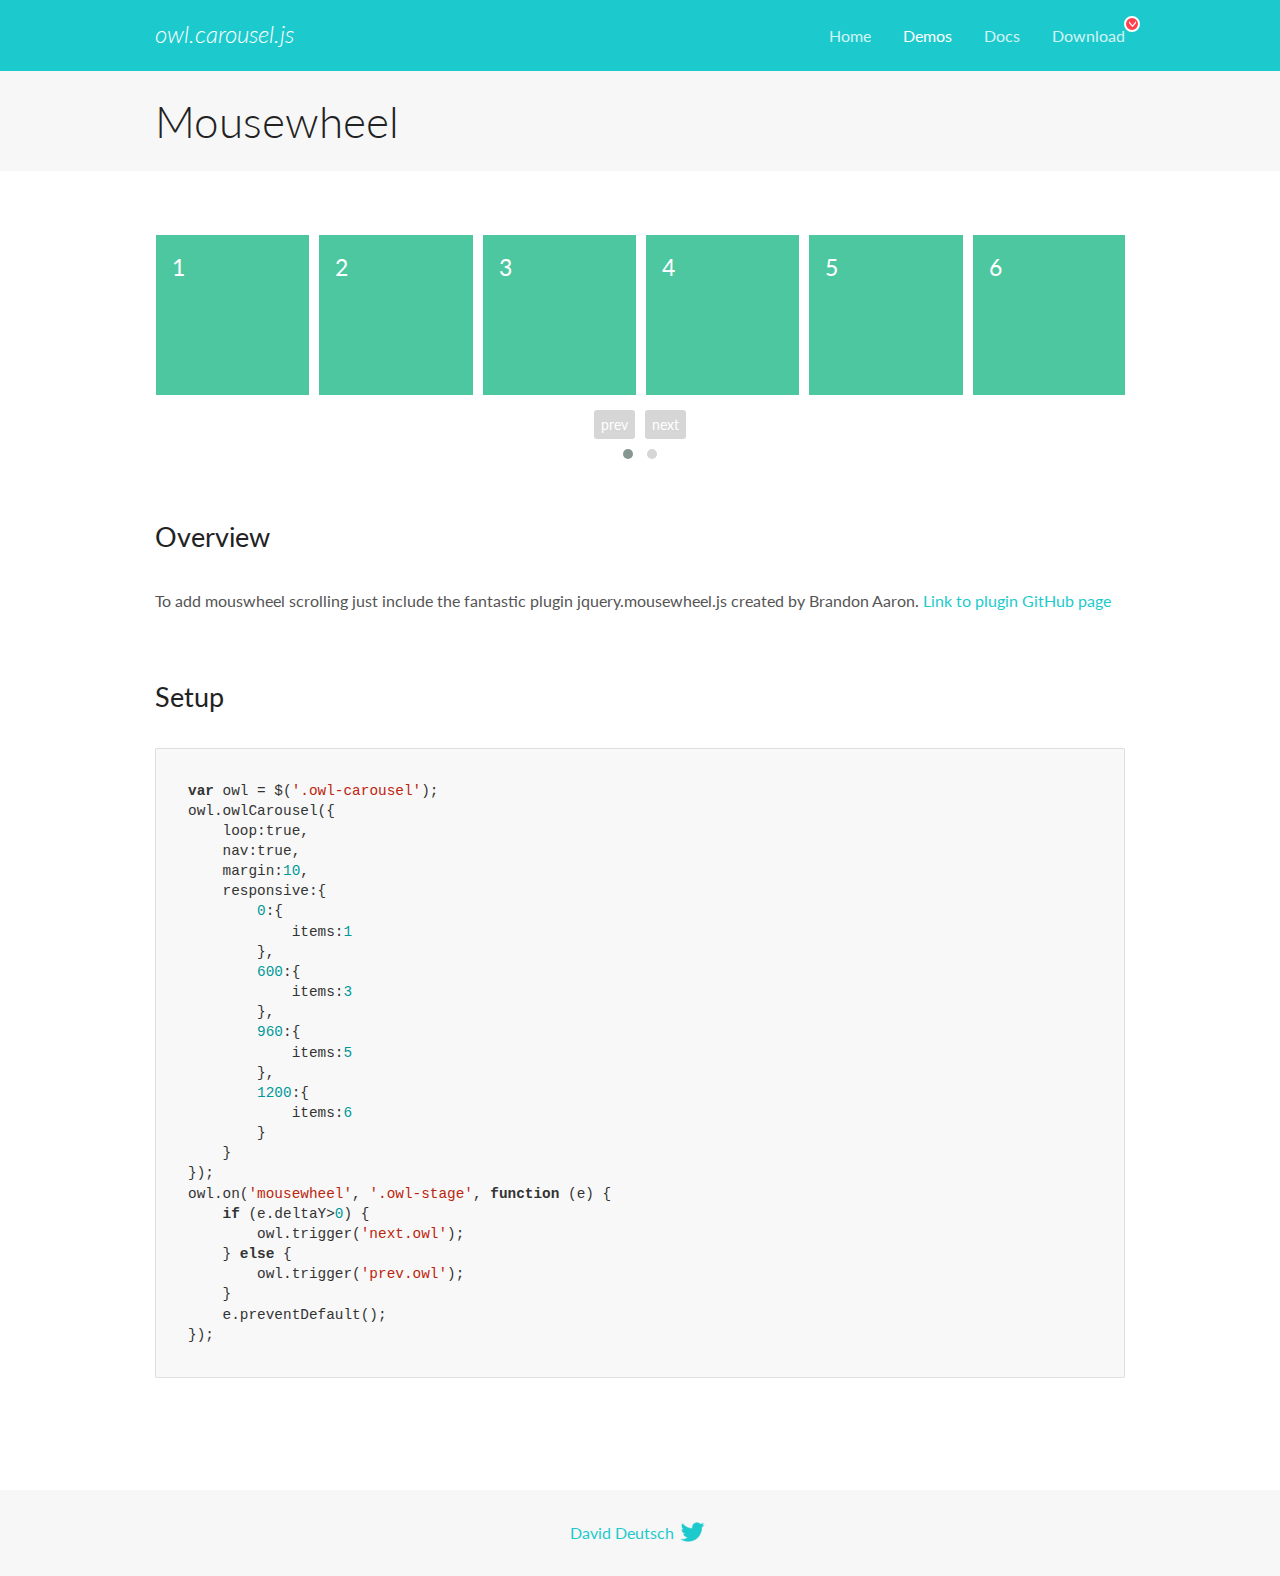
<file: libs/OwlCarousel2-2.2.1/docs/demos/mousewheel.html>
<!DOCTYPE html>
<html lang="en">
  <head>

    <!-- head -->
    <meta charset="utf-8">
    <meta name="msapplication-tap-highlight" content="no" />
    <meta name="viewport" content="width=device-width, initial-scale=1.0" />
    <meta name="description" content="Mousewheel usage demo">
    <meta name="author" content="David Deutsch">
    <title>
      Mousewheel Demo | Owl Carousel | 2.2.1
    </title>

    <!-- Stylesheets -->
    <link href='https://fonts.googleapis.com/css?family=Lato:300,400,700,400italic,300italic' rel='stylesheet' type='text/css'>
    <link rel="stylesheet" href="../assets/css/docs.theme.min.css">

    <!-- Owl Stylesheets -->
    <link rel="stylesheet" href="../assets/owlcarousel/assets/owl.carousel.min.css">
    <link rel="stylesheet" href="../assets/owlcarousel/assets/owl.theme.default.min.css">

    <!-- HTML5 shim and Respond.js IE8 support of HTML5 elements and media queries -->

    <!--[if lt IE 9]>
      <script src="https://oss.maxcdn.com/libs/html5shiv/3.7.0/html5shiv.js"></script>
      <script src="https://oss.maxcdn.com/libs/respond.js/1.3.0/respond.min.js"></script>
    <![endif]-->

    <!-- Favicons -->
    <link rel="apple-touch-icon-precomposed" sizes="144x144" href="../assets/ico/apple-touch-icon-144-precomposed.png">
    <link rel="shortcut icon" href="../assets/ico/favicon.png">
    <link rel="shortcut icon" href="favicon.ico">

    <!-- Yeah i know js should not be in header. Its required for demos.-->

    <!-- javascript -->
    <script src="../assets/vendors/jquery.min.js"></script>
    <script src="../assets/owlcarousel/owl.carousel.js"></script>
  </head>
  <body>

    <!-- header -->
    <header class="header">
      <div class="row">
        <div class="large-12 columns">
          <div class="brand left">
            <h3>
              <a href="/OwlCarousel2/">owl.carousel.js</a> 
            </h3>
          </div>
          <a id="toggle-nav" class="right">
            <span></span> <span></span> <span></span> 
          </a> 
          <div class="nav-bar">
            <ul class="clearfix">
              <li> <a href="/OwlCarousel2/index.html">Home</a>  </li>
              <li class="active">
                <a href="/OwlCarousel2/demos/demos.html">Demos</a> 
              </li>
              <li> <a href="/OwlCarousel2/docs/started-welcome.html">Docs</a>  </li>
              <li>
                <a href="https://github.com/OwlCarousel2/OwlCarousel2/archive/2.2.1.zip">Download</a> 
                <span class="download"></span> 
              </li>
            </ul>
          </div>
        </div>
      </div>
    </header>

    <!-- title -->
    <section class="title">
      <div class="row">
        <div class="large-12 columns">
          <h1>Mousewheel</h1>
        </div>
      </div>
    </section>

    <!--  Demos -->
    <section id="demos">
      <div class="row">
        <div class="large-12 columns">
          <div class="owl-carousel owl-theme">
            <div class="item">
              <h4>1</h4>
            </div>
            <div class="item">
              <h4>2</h4>
            </div>
            <div class="item">
              <h4>3</h4>
            </div>
            <div class="item">
              <h4>4</h4>
            </div>
            <div class="item">
              <h4>5</h4>
            </div>
            <div class="item">
              <h4>6</h4>
            </div>
            <div class="item">
              <h4>7</h4>
            </div>
            <div class="item">
              <h4>8</h4>
            </div>
            <div class="item">
              <h4>9</h4>
            </div>
            <div class="item">
              <h4>10</h4>
            </div>
            <div class="item">
              <h4>11</h4>
            </div>
            <div class="item">
              <h4>12</h4>
            </div>
          </div>
          <h3 id="overview">Overview</h3>
          <p>To add mouswheel scrolling just include the fantastic plugin jquery.mousewheel.js created by Brandon Aaron.
            <a href="https://github.com/brandonaaron/jquery-mousewheel">Link to plugin GitHub page</a> 
          </p>
          <h3 id="setup">Setup</h3>
          <pre><code>var owl = $(&#39;.owl-carousel&#39;);
owl.owlCarousel({
    loop:true,
    nav:true,
    margin:10,
    responsive:{
        0:{
            items:1
        },
        600:{
            items:3
        },            
        960:{
            items:5
        },
        1200:{
            items:6
        }
    }
});
owl.on(&#39;mousewheel&#39;, &#39;.owl-stage&#39;, function (e) {
    if (e.deltaY&gt;0) {
        owl.trigger(&#39;next.owl&#39;);
    } else {
        owl.trigger(&#39;prev.owl&#39;);
    }
    e.preventDefault();
});</code></pre>
          <script src="../assets/vendors/jquery.mousewheel.min.js"></script>
          <script>
            $(document).ready(function() {
              var owl = $('.owl-carousel');
              owl.owlCarousel({
                loop: true,
                nav: true,
                margin: 10,
                responsive: {
                  0: {
                    items: 1
                  },
                  600: {
                    items: 3
                  },
                  960: {
                    items: 5
                  },
                  1200: {
                    items: 6
                  }
                }
              });
              owl.on('mousewheel', '.owl-stage', function(e) {
                if (e.deltaY > 0) {
                  owl.trigger('next.owl');
                } else {
                  owl.trigger('prev.owl');
                }
                e.preventDefault();
              });
            })
          </script>
        </div>
      </div>
    </section>

    <!-- footer -->
    <footer class="footer">
      <div class="row">
        <div class="large-12 columns">
          <h5>
            <a href="/OwlCarousel2/docs/support-contact.html">David Deutsch</a> 
            <a id="custom-tweet-button" href="https://twitter.com/share?url=https://github.com/OwlCarousel2/OwlCarousel2&text=Owl Carousel - This is so awesome! " target="_blank"></a> 
          </h5>
        </div>
      </div>
    </footer>

    <!-- vendors -->
    <script src="../assets/vendors/highlight.js"></script>
    <script src="../assets/js/app.js"></script>
  </body>
</html>
</file>
<file: css/style.css>
*{
	margin:0;
	
}
body{
	min-width: 320px;
	font-size: 14px;
	font-family: ProximaNovaBold, sans-serif;
	color: #2e2e30;
}
a{
	text-decoration: none;
	color:;
}
ul{
	list-style-type: none;
}
header{
	width: 100%;
	background-color: #EBEBE1;
}
img{
	max-width: 100%;
}
.clearfix:after{
	display:table;
	content: " ";
	height: 0;
	clear:both;

}
.container{
	max-width: 1200px;
	margin:0 auto;

	
}
.top-line{
	background-color: #2E2E30;
}
.email-icon,.social-link{
	color: #9E2229 !important;
	font-size: 30px !important;
}
.stick{
	color: #9E2229 !important;
	font-size: 12px;
}    

.top-line_social
{
	padding:10px 0;
	text-transform: uppercase;
	display: flex;
	align-items: center;
	justify-content: flex-end;


}
.top-line_social a{
	
	text-decoration: none;
	color:#fff;
	
}
.top-line_social span{ 
	color:#fff;
	margin-left:12px;
	font-size: 12px;

}
.social-link{
	margin-left:8px;
}



.owl-nav{
	font-size: 40px;
	color: #fff;
	position:absolute;
	top:50%;
	width: 100%;
	margin-top: -23px;

}
.owl-prev{
	left:12.64%;;
	position:absolute;
	width:20px;

}
.owl-next{
	right: 12.64%;
	position:absolute;
	width:20px;
}
.popular-prod .owl-prev{ 

	left:-3%;;
	position:absolute;
	width:20px;
	color: #9E2229;


}
.popular-prod  .owl-next{
	right: -3%;
	position:absolute;
	width:20px;
	color: #9E2229;


}

.fixed{
	position: fixed;
	top:0;
	width: 100%;
	z-index: 1000;
	background-color: #EBEBE1;
	
}
.menu-fixed{
	padding:5px 0 !important;
	transition: padding 0.3s ease;
}
.menu-header, .logo, .user-block{
	display:inline-block;
	margin-right: -4px;
	vertical-align: middle;
}
.menu-header{
	width: 25%;
	
}
.menu-header span{
	vertical-align: middle;
	font-size: 13px;
}
.logo{
	width:49%;
	text-align: center;
}
.user-block{
	width: 25%;
	text-align: right;
	position: relative;
}
.user-block a{
	margin-left: 10px;
	font-size: 22px;
	color:#2e2e30;
	position: relative;
	text-transform: uppercase;
}
.user-block-lang{
	font-size: 18px !important;
	font-weight: bold;
}
.count{
	position: absolute;
	right: -12px;
	top:-18px;
	padding: 3px 6px;
	border-radius: 10px;
	background-color: red;
	text-align: center;
	font-size: 16px;
	font-weight: bold;
	
}
.count span{
	
	color:#fff;
}
.main-block .container{
	padding:22px 0;
	transition: all 0.5s ease;
}
.main-menu{
	position: absolute;
	z-index: 100;
	width: 100%;
	background-color: #fff;
	display: none;
}

.main-menu-wrap{
	margin:40px 0 50px ;
	font-size:15px;
	list-style-type: none;


}
.main-menu-bottom-line{
	padding: 16px 0 ;
	text-align: center;
	text-transform: uppercase;
	background-color: #EBEBE1;
	font-size: 16px;
	color: #000;
}
.main-menu-wrap li{
	margin-bottom: 15px;
	
}
.main-menu-wrap > li > a {
	max-width:140px;
	display: block;
}

.main-menu-wrap a{
	color: inherit;
}
.sub-menu{
	position: absolute;
	left:-9999px;
	top:65px;
	max-width:400px;
	font-size: 13px;
}
.main-menu li:hover .sub-menu {
	left:30% !important;

}
.main-menu-user-block{
	display: none;
}
.sale{
	text-transform: uppercase;
	color: #9E2229;
}
.popular-prod{
	padding-top: 50px;
	padding-bottom: 45px;

}
.popular-prod-container{
	margin-top: 40px;
	text-align: center;
	margin:0 10%;
}
.popular-prod-title{
	text-align:center;
	text-transform: uppercase;
	font-size: 25px;
	margin-bottom: 45px;

}
.popular-prod-items{
	display: inline-block;
	max-width:264px;
	padding-bottom: 40px;
	margin-right: 10px;
	border:2px solid #EBEBEB;
	vertical-align: top;
}

.popular-prod-items img{
	max-width: 100%;
}
.popular-prod-item-name{
	text-align: center;
	font-size: 19px;
	font-weight: bold;
	margin-top: 10px;
	text-transform: uppercase;
}
.popular-prod-item-price{
	margin-top: 20px;
	font-size: 16px;
}
.popular-prod-item-link_more{
	display: inline-block;
	margin-top: 20px;
	padding: 15px 26px;
	text-transform: uppercase;
	font-size: 12px;
	border: 3px solid #9E2229;
	border-radius: 20px;
	color: #9E2229;
	transition: all 0.5s ease;

}
.popular-prod-item-link_more:hover,
.popular-prod-all-item:hover{
	background-color: #9E2229;
	color: #fff;
	transition: all 0.5s ease;
}
.popular-prod-all{
	margin-top:42px;
}
.popular-prod-all-item{
	padding: 12px 56px;
	border: 3px solid #9E2229;
	border-radius: 20px;
	color: #9E2229;
	text-transform: uppercase;
	display: inline-block;
	transition: all 0.5s ease;
}
.portfolio{
	padding: 50px 0 70px;
}
.portfolio-title{
	text-transform: uppercase;
	text-align: center;
	font-size: 25px;

}
.portfolio-wrap{
	display: flex;
	flex-direction: column;
	max-height:400px;
	flex-wrap:wrap;
	align-content: center;
	margin-top: 60px;
}
.portfolio_item{
	width: 170px;
	height: 170px;
	
	margin:2px;
}
.portfolio_item img{
	width: 100%;
	height: 100%;
}
.about-us{
	
	height: 241px;
	width: 100%;
	background-position: top center;
	-webkit-background-size: cover;
	background-size: cover;
	background-image: url('../img/info-block/girls.jpg');
	background-image: linear-gradient(to top, rgba(31,31,33,0.8), rgba(35,26,37,0.8)),url(../img/info-block/girls.jpg);	
	padding-top: 1px;
}

.about-us-wrapper{
	width: 20%;
	display: inline-block;
	margin-right:-4px;
	vertical-align: top;
}
.about-us-wrapper:last-child{
	margin-right: 0;
}
.about-us-content{
	font-size: 12px;
	color:#fff;
	text-align: center;
	margin-top: 35px;
	text-transform: uppercase;
	padding: 0 10px;

}

.about-us-header_icon{
	background-color: #fff;
	width: 90px;
	height: 90px;
	border-radius: 50%;
	margin:50px auto 0;
	position: relative;
}
.about-us-header_icon img {
	position: absolute;
	top: 0;
	left: 0;
	right: 0;
	bottom: 0;
	margin: auto;
}
.about-shop{
	padding-top: 65px;
	background-color: #2E2E30;
	color:#fff;
	padding-bottom: 70px;
}
.about-shop h2{
	text-align: center;
	text-transform: uppercase;
}
.about-shop-content{
	margin-top: 45px;
	text-align: center;
	padding:0 15px;
	font-size: 15px;
}
.about-shop-content p{
	margin-bottom: 15px;
}
.about-shop-content p:last-child{
	margin-bottom: 0;
}

footer{
	background-color: #171717;
	padding-top: 60px;
	padding-bottom: 40px;
}
.footer-logo,.footer-menu-wrap,.footer-social{
	display: inline-block;
	vertical-align: top;

}
.footer-logo{
	width:24%;
	font-size: 26px;
	text-transform: uppercase;
	font-weight: bold;
}
.footer-menu-wrap{
	width: 50%;
	padding-top: 10px;
}
.footer-menu ul{
	min-width: 320px;
	text-align: center;
}
.footer-menu li{
	display: inline-block;
	text-transform: uppercase;
	margin-right: 4%;

}
.footer-email{
	font-size: 12px;
	text-align: center;
	margin-top: 50px;
	text-transform: uppercase;
	font-size: 16px;
}
.footer-email a{
	color:#fff;
}
.footer-email-icon{
	color:#9E2229;
	font-size: 18px !important;

}
.footer-menu a{
	color:#fff;
}
.footer-social{
	width: 24%;
	text-align: right;
	padding-right: 20px;
	box-sizing: border-box;
}
.footer-logo-tablet{
	display: none;
}
.about-shop_more-btn-wrap{
	display: none;
}
.hamburger {
	padding: 15px 15px;
	display: inline-block;
	cursor: pointer;
	transition-property: opacity, filter;
	transition-duration: 0.15s;
	transition-timing-function: linear;
	font: inherit;
	color: inherit;
	text-transform: none;
	background-color: transparent;
	border: 0;
	margin: 0;
	overflow: visible;
}
.hamburger:hover {
	opacity: 0.7; 
}

.hamburger-box {
	width: 40px;
	height: 24px;
	display: inline-block;
	position: relative; 
}

.hamburger-inner {
	display: block;
	top: 50%;
	margin-top: -2px; 
}
.hamburger-inner, .hamburger-inner::before, .hamburger-inner::after {
	width: 40px;
	height: 4px;
	background-color: #000;
	border-radius: 4px;
	position: absolute;
	transition-property: transform;
	transition-duration: 0.15s;
	transition-timing-function: ease;
}
.hamburger-inner::before, .hamburger-inner::after {
	content: "";
	display: block;
}
.hamburger-inner::before {
	top: -10px; 
}
.hamburger-inner::after {
	bottom: -10px;
}
.hamburger--squeeze .hamburger-inner {
	transition-duration: 0.1s;
	transition-timing-function: cubic-bezier(0.55, 0.055, 0.675, 0.19); 
}
.hamburger--squeeze .hamburger-inner::before {
	transition: top 0.1s 0.14s ease, opacity 0.1s ease;
}
.hamburger--squeeze .hamburger-inner::after {
	transition: bottom 0.1s 0.14s ease, transform 0.1s cubic-bezier(0.55, 0.055, 0.675, 0.19); 
}

.hamburger--squeeze.is-active .hamburger-inner {
	transform: rotate(45deg);
	transition-delay: 0.14s;
	transition-timing-function: cubic-bezier(0.215, 0.61, 0.355, 1); 
}
.hamburger--squeeze.is-active .hamburger-inner::before {
	top: 0;
	opacity: 0;
	transition: top 0.1s ease, opacity 0.1s 0.14s ease;
}
.hamburger--squeeze.is-active .hamburger-inner::after {
	bottom: 0;
	transform: rotate(-90deg);
	transition: bottom 0.1s ease, transform 0.1s 0.14s cubic-bezier(0.215, 0.61, 0.355, 1);
}

.tabs-border{
	border-top:1px solid #757575;
}
.tabs-header{
	padding: 0;
	text-align: center;

}

.tabs-item{
	display: inline-block;
	text-transform: uppercase;
	margin-left:60px;
	padding: 30px 0;

}
.tabs-item:first-child{
	margin-left: 0;
}
.tabs-item-link{
	color: #757575;
}
.tabs-content-item{
	display: none;
}
.tabs-content-b{
	background-color: #eeeeee;
	padding: 35px 0 32px;
}
.tabs-content-item:first-child{
	display: block;
}
.tabs-content-item p{
	margin-bottom: 10px;
	color: #757575;
}
.container-product{
	max-width: 878px;
	margin:0 auto;
}
.breadcrumb{
	padding: 20px 0 20px 20px;	
}
.breadcrumb a{
	color: #757575;

}
.cart-product-wrapper{
	display: flex;
	margin-top: 40px;
	margin-bottom: 40px;
	align-items: flex-start;
}
.gallery-img-b{
	
	display: flex;
	flex-direction: row-reverse;
	justify-content: space-around;
	padding-right: 20px;
}
.gallery-content-b{
	
}
.gallery-content-header h1{
	margin-top: 0;
	font-size: 26px;
}
.gallery-social-link{
	vertical-align: middle;
}
.gallery-content-price{
	font-size:22px;
	float: left;
}
.gallery-content-social{
	float: right;
}
.gallery-main-img{
	max-width: 297px;
	
	border:1px solid #CCCCCC;
}
.gallery-small-item{
	max-width: 86px;
	max-height: 86px;
	border:1px solid #CCCCCC;
	margin-bottom: 12px;
}
.gallery-small-wrap{
	padding: 0;
}
.gallery-hr{
	margin-top: 10px;
}
.item-lenght, .item-count{
	width: 40%;
	display: inline-block;
	text-transform: uppercase;
}
.product-characteristic{
	padding: 20px 0;
}
.gallery-select{
	border-radius: 19px;
	min-width: 180px;
	padding: 6px 0 6px 12px;
	margin-bottom: 10px;   

}
.gallery-content-footer{
	padding:15px 0;
	font-size: 20px;
}
.quantity {
	display: inline-block;
	border: 1px solid #9fa3a7;
	border-radius: 20px;
	padding: 7px 15px;
}
.minus:hover , .plus:hover{
	cursor: pointer;
}
.main-price {
	display: inline-block;
}
.quantity-count{

	width: 20px;
	border: 0;
	text-align: center;
}
.wrap-price-social{
	padding-bottom: 15px;
}
select.gallery-select:focus{
	outline: none;
}
.gallery-content-btn {
	color: #9e2229;
	background: white;
	border: 3px solid #9e2229;
	border-radius: 22px;
	padding: 10px 17px 10px 22px;
	cursor: pointer;
}

.product-page .popular-prod-item-name
{
	font-size: 15px;
}
.product-page .popular-prod-item-price{
	font-size: 13px;
}
.product-page .popular-prod-item-link_more{
	padding: 10px 20px;
}
.product-page .popular-prod-container{
	margin:0;
}
.quatity-tablet{
	display: none;
}

@media screen and (max-width: 960px){

	.top-line,.wrapper-carousel, .about-us,.popular-prod-all,.hamburger-name,.user-block-lang,.user-icon{
		display: none;
	}
	.owl-nav{
		color: #9e2229;
	}
	.owl-pref{
		color: #9e2229;
	}

	.user-block{
		padding-right: 10px;
		box-sizing: border-box;
	}
	.portfolio_item:nth-child(4n)~div{
		display: none;
	}
	.main-block .container{
		padding:0;
	}

	.main-menu {

		z-index: 100;
		width: 80%;
		background-color: #fff;

		margin-left: 20px;

	}
	.main-menu-user-block {
		display: block;
		text-align: center;
		padding-top: 20px;
		font-size: 24px;
		font-weight: bold;

	}
	.main-menu-user-block a:first-child {
		margin: 0;
	}

	.main-menu-user-block a {
		margin-left: 40px;
		color:#000;
	}
	.main-menu-wrap{
		padding:0;
		margin:40px 0 24px;
	}
	.main-menu-wrap li{
		text-align: center;	
		font-size: 21px;
	}
	.main-menu-wrap >li> a{
		display:inline;
		text-transform: uppercase;
	}
	.sub-menu{
		position: static;
		margin-top: 15px;
		padding: 20px 0;
		background-color: #EBEBE1;
		max-width: 100%;
		font-size: 16px;
	}
	.popular-prod-title{
		padding: 45px 0;
		background-image: url(../img/tablet/pop-prod.png);
		-webkit-background-size: cover;
		background-size: cover;
		margin-bottom: 25px;
		color:#fff;
	}
	.popular-prod
	{
		padding-top: 0;

	}
	.portfolio-title{
		padding: 45px 0;
		background-image: url(../img/tablet/dreadfoyou.png);
		-webkit-background-size: cover;
		background-size: cover;
		color:#fff;
	}
	.portfolio-wrap{
		margin-top: 30px;
	}
	.about-shop-content{
		margin-top: 25px;
		padding: 0 60px;
	}
	.about-shop_more-btn-wrap{
		text-align: center;
		margin-top: 68px;
	}
	.about-shop_more-btn{
		padding: 20px 36px;
		background-color: #9E2229;
		border-radius: 50px;
		color: #fff;
		text-transform: uppercase;
		font-size: 20px;
	}
	.footer-wrap-block{
		display: flex;
		flex-direction: column;
		align-items: center;
	}
	.footer-wrap-block div{
		width: 100%;
	}
	.footer-menu ul{
		padding: 0;
	}
	.footer-menu li{
		display: block;
		margin-bottom: 15px;
		margin-right: 0;
	}
	.footer-menu li:last-child{
		margin-bottom: 25px;
	}
	.footer-logo{
		display: none;
	}
	.footer-logo-tablet{
		order:0;
		margin-bottom: 25px;
	}
	.footer-menu-wrap,.footer-social{
		order:2;
	}
	.footer-logo-tablet,.footer-social{
		text-align: center;
	}
	.footer-email{
		margin: 0 0 15px;
		order:1;
	}
	footer{
		padding-top: 26px;
	}
}
@media screen and (max-width: 768px){
	.cart-product-wrapper{
		display: flex;
		flex-direction: column;
		align-items: center;
	}
	.gallery-content-social{
		display: none;
	}
	.gallery-img-b {
		display: flex;
		flex-direction: column;
		padding-right: 0;
		align-items: center;
	}
	.breadcrumb {

		display: none;
	}
	.gallery-small-item{
		float:left;
		max-width: 60px;
	}
	.gallery-content-b {
		width: 100%;
		text-align: center;
	}
	.gallery-select {
		margin-bottom: 20px;
		margin-top: 10px;
	}
	.item-lenght, .item-count{
		display: block;
		width: 100%;
	}
	.gallery-hr{
		display: none;
	}
	.gallery-content-price{
		float: none;
		color: #9e2229;
	}
	.quatity-tablet{
		display: inline-block;
		padding:7px 20px;

	}
	.quantity-main{
		display: none;
	}
	.fa-icon-tablet{
		display: none !important;
	}
	.product-characteristic{
		padding-bottom: 0;
	}
	.gallery-content-header h1{
		font-weight: normal;
	}
	.tabs-content-item{
		padding: 0 10px;
	}
	.tabs-header{
	display: flex;
    flex-direction: column;
    
	}
	.tabs-item {
    margin-left: 0;
    padding: 10px 0;
}


}
@media screen and (max-width: 480px){
	.portfolio_item:nth-child(2n) ~ div{
		display: none;
	}
	.portfolio-wrap{
		align-items: center;
	}
}
</file>
